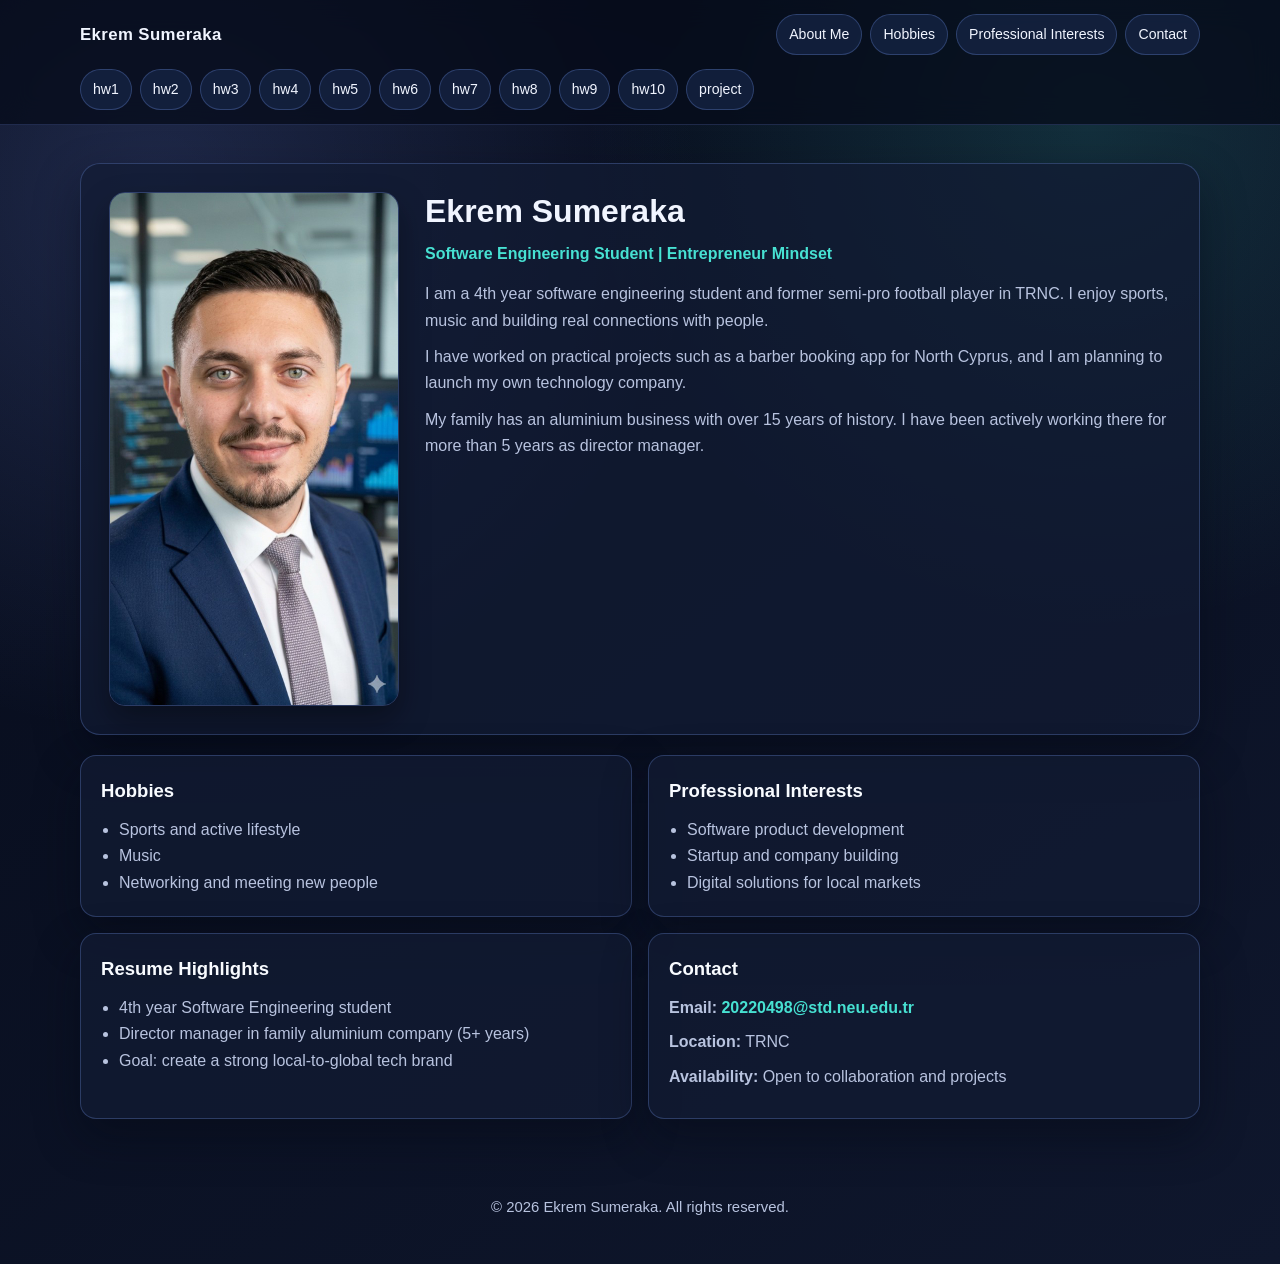
<file: index.html>
<!doctype html>
<html lang="en">
<head>
  <meta charset="UTF-8">
  <meta name="viewport" content="width=device-width, initial-scale=1.0">
  <title>Ekrem Sumeraka | Personal Website</title>
  <meta name="description" content="Dark themed personal homepage of Ekrem Sumeraka with about, hobbies, contact and homework links.">
  <style>
    :root {
      --bg-1: #060b1a;
      --bg-2: #0f172d;
      --card: rgba(18, 27, 51, 0.75);
      --line: rgba(120, 156, 240, 0.28);
      --text: #f1f5ff;
      --muted: #b8c3df;
      --accent: #7f9bff;
      --accent-2: #47e1d2;
      --shadow: 0 18px 45px rgba(4, 8, 20, 0.45);
    }

    * {
      box-sizing: border-box;
      margin: 0;
      padding: 0;
      scroll-behavior: smooth;
    }

    body {
      font-family: Arial, Helvetica, sans-serif;
      color: var(--text);
      background:
        radial-gradient(circle at 12% 15%, rgba(127, 155, 255, 0.2), transparent 35%),
        radial-gradient(circle at 85% 10%, rgba(71, 225, 210, 0.15), transparent 32%),
        linear-gradient(145deg, var(--bg-1), var(--bg-2));
      min-height: 100vh;
      line-height: 1.65;
    }

    .container {
      width: min(1120px, 92%);
      margin: 0 auto;
    }

    header {
      position: sticky;
      top: 0;
      z-index: 100;
      backdrop-filter: blur(14px);
      background: rgba(6, 11, 26, 0.75);
      border-bottom: 1px solid rgba(127, 155, 255, 0.2);
    }

    .top-nav {
      display: flex;
      flex-wrap: wrap;
      justify-content: space-between;
      align-items: center;
      gap: 14px;
      padding: 14px 0;
    }

    .brand {
      font-size: 1.05rem;
      font-weight: 700;
      letter-spacing: 0.4px;
    }

    .menu,
    .homework-links {
      display: flex;
      flex-wrap: wrap;
      align-items: center;
      gap: 8px;
    }

    a {
      color: var(--text);
      text-decoration: none;
    }

    .pill {
      border: 1px solid var(--line);
      background: rgba(22, 36, 70, 0.75);
      padding: 8px 12px;
      border-radius: 999px;
      font-size: 0.88rem;
      transition: transform 0.25s ease, box-shadow 0.25s ease, border-color 0.25s ease;
    }

    .pill:hover {
      transform: translateY(-2px);
      border-color: rgba(127, 155, 255, 0.75);
      box-shadow: 0 0 0 1px rgba(127, 155, 255, 0.45), 0 8px 20px rgba(11, 20, 48, 0.75);
    }

    main {
      padding: 38px 0 50px;
    }

    .hero {
      display: grid;
      grid-template-columns: 290px 1fr;
      gap: 26px;
      background: var(--card);
      border: 1px solid var(--line);
      border-radius: 20px;
      padding: 28px;
      box-shadow: var(--shadow);
      margin-bottom: 20px;
      animation: fade-up 0.7s ease both;
    }

    .hero img {
      width: 100%;
      max-width: 290px;
      border-radius: 16px;
      border: 1px solid var(--line);
      box-shadow: 0 14px 30px rgba(0, 0, 0, 0.35);
      transition: transform 0.35s ease;
    }

    .hero img:hover {
      transform: scale(1.02);
    }

    h1 {
      font-size: clamp(1.9rem, 2.5vw, 2.7rem);
      margin-bottom: 10px;
      line-height: 1.2;
    }

    .subtitle {
      color: var(--accent-2);
      font-weight: 700;
      margin-bottom: 14px;
    }

    p {
      color: var(--muted);
      margin-bottom: 10px;
    }

    .cards {
      display: grid;
      grid-template-columns: repeat(2, minmax(0, 1fr));
      gap: 16px;
    }

    .card {
      background: var(--card);
      border: 1px solid var(--line);
      border-radius: 16px;
      padding: 20px;
      box-shadow: var(--shadow);
      transition: transform 0.25s ease, border-color 0.25s ease;
      animation: fade-up 0.85s ease both;
    }

    .card:hover {
      transform: translateY(-4px);
      border-color: rgba(127, 155, 255, 0.75);
    }

    h2 {
      font-size: 1.16rem;
      margin-bottom: 10px;
      color: #f8fbff;
    }

    ul {
      padding-left: 18px;
      color: var(--muted);
    }

    .contact-list {
      list-style: none;
      padding-left: 0;
    }

    .contact-list li {
      margin-bottom: 8px;
      color: var(--muted);
    }

    .contact-list a {
      color: var(--accent-2);
      font-weight: 700;
    }

    footer {
      text-align: center;
      color: #98a9d1;
      font-size: 0.93rem;
      padding: 26px 0 34px;
    }

    @keyframes fade-up {
      from {
        opacity: 0;
        transform: translateY(16px);
      }
      to {
        opacity: 1;
        transform: translateY(0);
      }
    }

    @media (max-width: 920px) {
      .hero {
        grid-template-columns: 1fr;
      }

      .hero img {
        max-width: 280px;
      }

      .cards {
        grid-template-columns: 1fr;
      }
    }
  </style>
</head>
<body>
  <header>
    <div class="container top-nav">
      <div class="brand">Ekrem Sumeraka</div>
      <nav class="menu">
        <a class="pill" href="#about">About Me</a>
        <a class="pill" href="#hobbies">Hobbies</a>
        <a class="pill" href="#interests">Professional Interests</a>
        <a class="pill" href="#contact">Contact</a>
      </nav>
      <nav class="homework-links">
        <a class="pill" href="HW1.pdf" target="_blank" rel="noopener">hw1</a>
        <a class="pill" href="HW2.pdf" target="_blank" rel="noopener">hw2</a>
        <a class="pill" href="HW3.pdf" target="_blank" rel="noopener">hw3</a>
        <a class="pill" href="HW4.pdf" target="_blank" rel="noopener">hw4</a>
        <a class="pill" href="HW5.pdf" target="_blank" rel="noopener">hw5</a>
        <a class="pill" href="HW6.pdf" target="_blank" rel="noopener">hw6</a>
        <a class="pill" href="hw7.pdf" target="_blank" rel="noopener">hw7</a>
        <a class="pill" href="movie8.html">hw8</a>
        <a class="pill" href="form9.html">hw9</a>
        <a class="pill" href="hw10.html">hw10</a>
        <a class="pill" href="project/index.html">project</a>
      </nav>
    </div>
  </header>

  <main class="container">
    <section class="hero" id="about">
      <img src="./ekrem-portrait.png" alt="Portrait of Ekrem Sumeraka">
      <div>
        <h1>Ekrem Sumeraka</h1>
        <div class="subtitle">Software Engineering Student | Entrepreneur Mindset</div>
        <p>
          I am a 4th year software engineering student and former semi-pro football player in TRNC.
          I enjoy sports, music and building real connections with people.
        </p>
        <p>
          I have worked on practical projects such as a barber booking app for North Cyprus,
          and I am planning to launch my own technology company.
        </p>
        <p>
          My family has an aluminium business with over 15 years of history.
          I have been actively working there for more than 5 years as director manager.
        </p>
      </div>
    </section>

    <section class="cards">
      <article class="card" id="hobbies">
        <h2>Hobbies</h2>
        <ul>
          <li>Sports and active lifestyle</li>
          <li>Music</li>
          <li>Networking and meeting new people</li>
        </ul>
      </article>

      <article class="card" id="interests">
        <h2>Professional Interests</h2>
        <ul>
          <li>Software product development</li>
          <li>Startup and company building</li>
          <li>Digital solutions for local markets</li>
        </ul>
      </article>

      <article class="card">
        <h2>Resume Highlights</h2>
        <ul>
          <li>4th year Software Engineering student</li>
          <li>Director manager in family aluminium company (5+ years)</li>
          <li>Goal: create a strong local-to-global tech brand</li>
        </ul>
      </article>

      <article class="card" id="contact">
        <h2>Contact</h2>
        <ul class="contact-list">
          <li><strong>Email:</strong> <a href="mailto:20220498@std.neu.edu.tr">20220498@std.neu.edu.tr</a></li>
          <li><strong>Location:</strong> TRNC</li>
          <li><strong>Availability:</strong> Open to collaboration and projects</li>
        </ul>
      </article>
    </section>
  </main>

  <footer>
    <p>&copy; 2026 Ekrem Sumeraka. All rights reserved.</p>
  </footer>
</body>
</html>
</file>
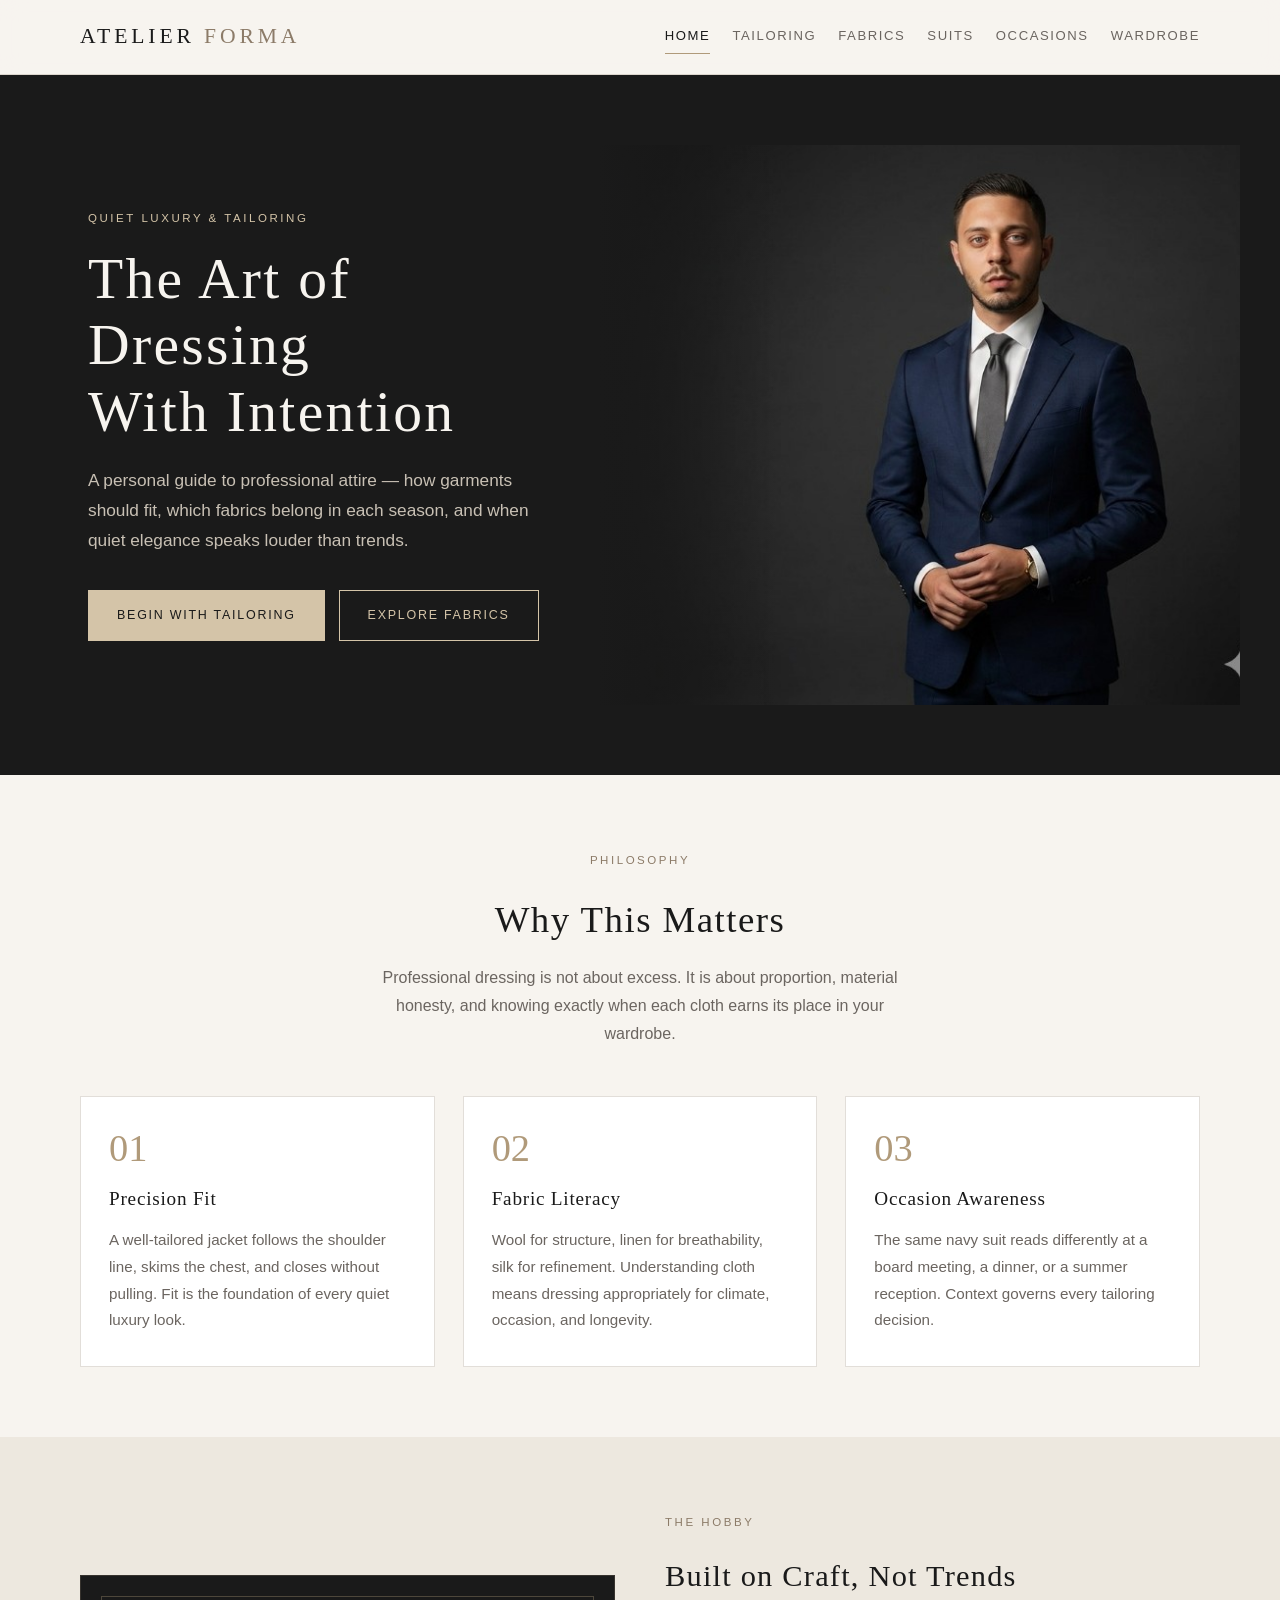
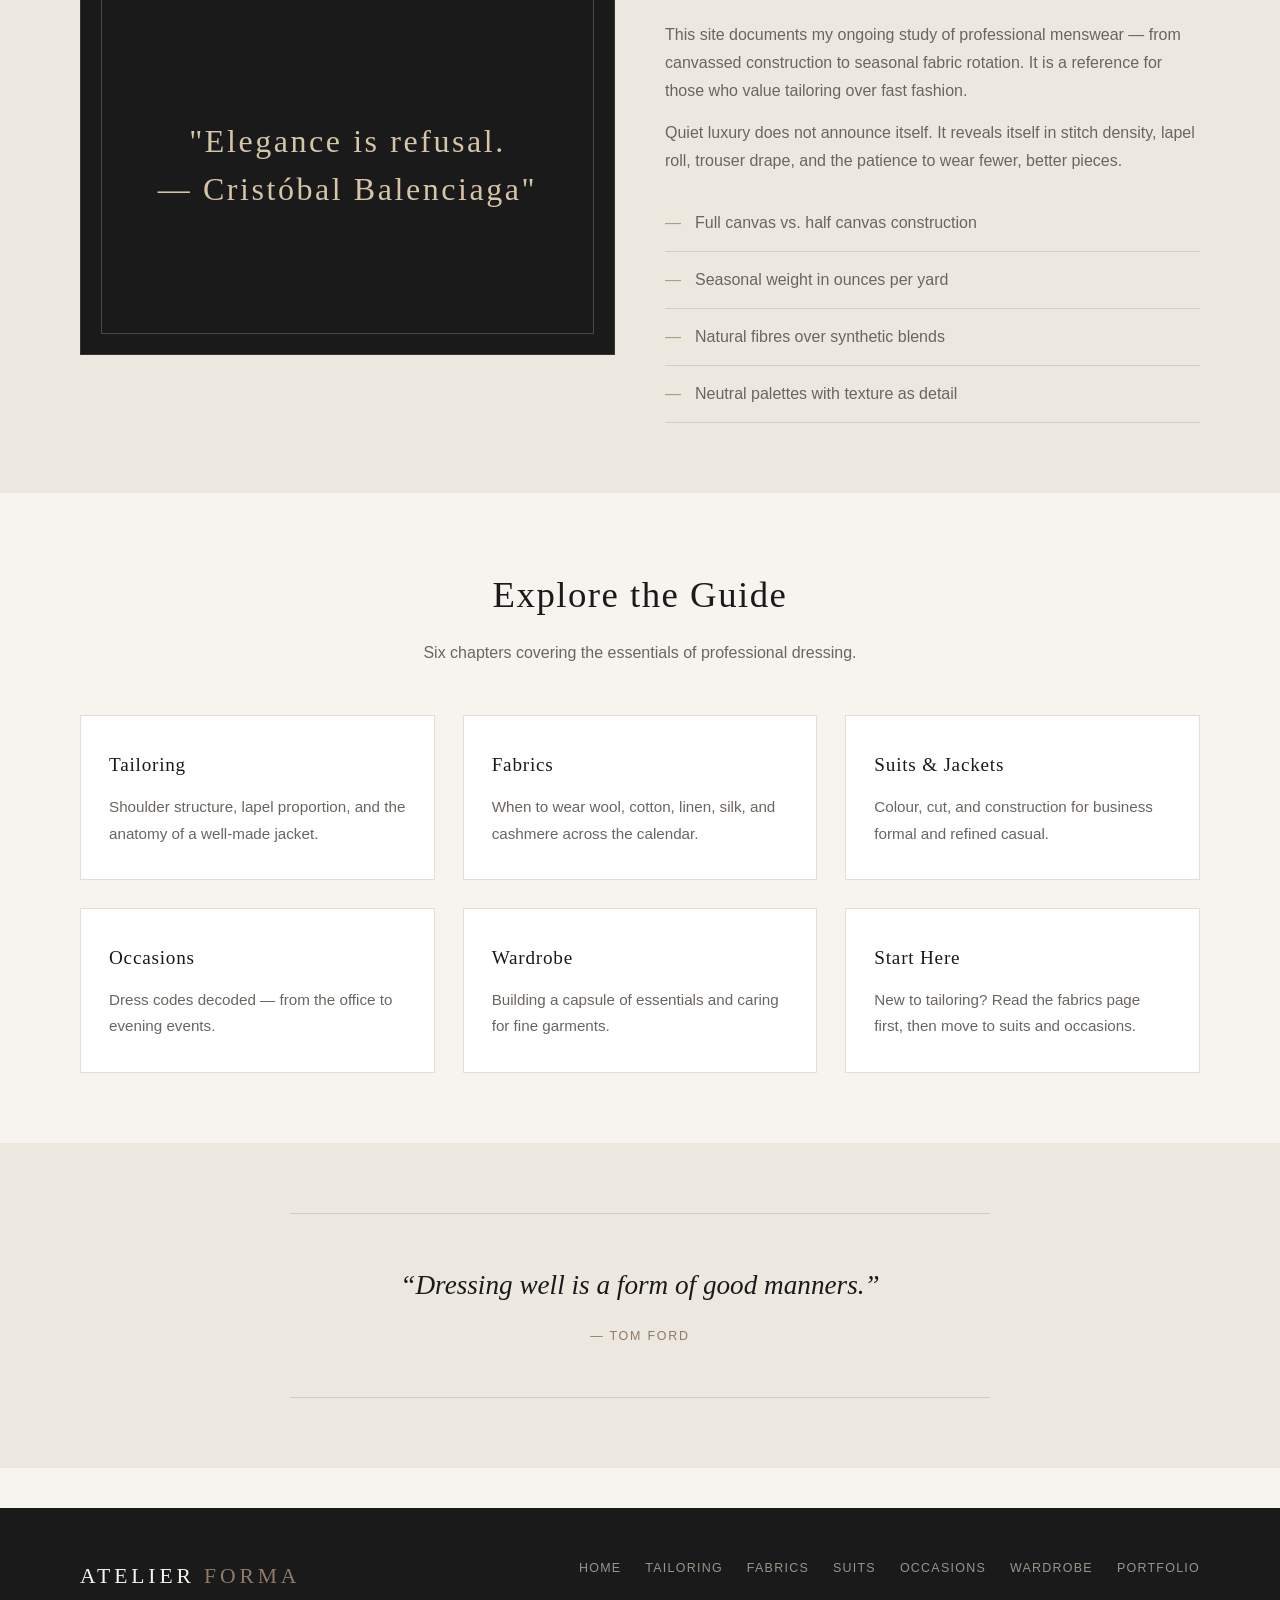
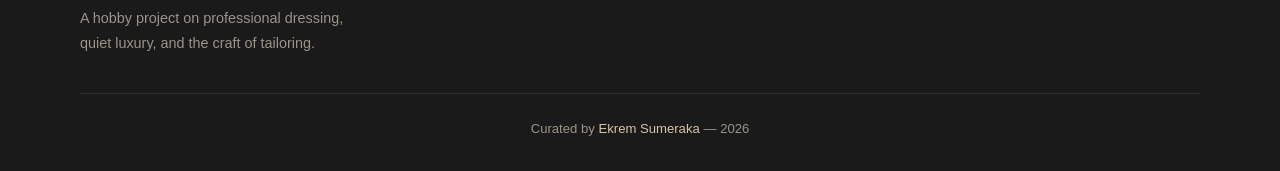
<file: project/index.html>
<!doctype html>
<html lang="en">
<head>
  <meta charset="UTF-8">
  <meta name="viewport" content="width=device-width, initial-scale=1.0">
  <title>Atelier Forma | Quiet Luxury &amp; Tailoring</title>
  <meta name="description" content="A hobby guide to professional dressing, fine tailoring, and fabric knowledge.">
  <link rel="stylesheet" href="css/style.css">
</head>
<body>
  <header class="site-header">
    <div class="container header-inner">
      <a class="logo" href="index.html">Atelier <span>Forma</span></a>
      <nav class="nav-desktop">
        <a href="index.html" class="active">Home</a>
        <a href="tailoring.html">Tailoring</a>
        <a href="fabrics.html">Fabrics</a>
        <a href="suits.html">Suits</a>
        <a href="occasions.html">Occasions</a>
        <a href="wardrobe.html">Wardrobe</a>
      </nav>
      <button class="menu-toggle" type="button">Menu</button>
    </div>
    <div class="container nav-mobile">
      <a href="../index.html" class="portfolio-link">&larr; Personal Homepage</a>
      <a href="index.html" class="active">Home</a>
      <a href="tailoring.html">Tailoring</a>
      <a href="fabrics.html">Fabrics</a>
      <a href="suits.html">Suits</a>
      <a href="occasions.html">Occasions</a>
      <a href="wardrobe.html">Wardrobe</a>
    </div>
  </header>

  <main>
    <section class="hero-banner">
      <div class="hero-banner-inner">
        <div class="hero-banner-copy">
          <span class="eyebrow">Quiet Luxury &amp; Tailoring</span>
          <h1>The Art of Dressing<br>With Intention</h1>
          <p class="lead">
            A personal guide to professional attire — how garments should fit, which fabrics
            belong in each season, and when quiet elegance speaks louder than trends.
          </p>
          <div class="hero-cta">
            <a class="btn btn-primary" href="tailoring.html">Begin with Tailoring</a>
            <a class="btn btn-outline" href="fabrics.html">Explore Fabrics</a>
          </div>
        </div>
        <div class="hero-banner-photo">
          <img src="images/hero-banner.png" alt="Ekrem Sumeraka wearing a tailored navy suit">
        </div>
      </div>
    </section>

    <section>
      <div class="container">
        <div class="section-title fade-in">
          <span class="eyebrow">Philosophy</span>
          <h2>Why This Matters</h2>
          <p>
            Professional dressing is not about excess. It is about proportion, material honesty,
            and knowing exactly when each cloth earns its place in your wardrobe.
          </p>
        </div>
        <div class="grid-3">
          <article class="card fade-in">
            <div class="card-number">01</div>
            <h3>Precision Fit</h3>
            <p>
              A well-tailored jacket follows the shoulder line, skims the chest, and closes
              without pulling. Fit is the foundation of every quiet luxury look.
            </p>
          </article>
          <article class="card fade-in">
            <div class="card-number">02</div>
            <h3>Fabric Literacy</h3>
            <p>
              Wool for structure, linen for breathability, silk for refinement. Understanding
              cloth means dressing appropriately for climate, occasion, and longevity.
            </p>
          </article>
          <article class="card fade-in">
            <div class="card-number">03</div>
            <h3>Occasion Awareness</h3>
            <p>
              The same navy suit reads differently at a board meeting, a dinner, or a summer
              reception. Context governs every tailoring decision.
            </p>
          </article>
        </div>
      </div>
    </section>

    <section class="section-cream">
      <div class="container split">
        <div class="split-visual fade-in">
          <p class="inner-text">"Elegance is refusal.<br>— Cristóbal Balenciaga"</p>
        </div>
        <div class="split-content fade-in">
          <span class="eyebrow">The Hobby</span>
          <h2>Built on Craft, Not Trends</h2>
          <p>
            This site documents my ongoing study of professional menswear — from canvassed
            construction to seasonal fabric rotation. It is a reference for those who value
            tailoring over fast fashion.
          </p>
          <p>
            Quiet luxury does not announce itself. It reveals itself in stitch density,
            lapel roll, trouser drape, and the patience to wear fewer, better pieces.
          </p>
          <ul class="elegant-list">
            <li>Full canvas vs. half canvas construction</li>
            <li>Seasonal weight in ounces per yard</li>
            <li>Natural fibres over synthetic blends</li>
            <li>Neutral palettes with texture as detail</li>
          </ul>
        </div>
      </div>
    </section>

    <section>
      <div class="container">
        <div class="section-title fade-in">
          <h2>Explore the Guide</h2>
          <p>Six chapters covering the essentials of professional dressing.</p>
        </div>
        <div class="grid-3">
          <a class="card fade-in" href="tailoring.html">
            <h3>Tailoring</h3>
            <p>Shoulder structure, lapel proportion, and the anatomy of a well-made jacket.</p>
          </a>
          <a class="card fade-in" href="fabrics.html">
            <h3>Fabrics</h3>
            <p>When to wear wool, cotton, linen, silk, and cashmere across the calendar.</p>
          </a>
          <a class="card fade-in" href="suits.html">
            <h3>Suits &amp; Jackets</h3>
            <p>Colour, cut, and construction for business formal and refined casual.</p>
          </a>
          <a class="card fade-in" href="occasions.html">
            <h3>Occasions</h3>
            <p>Dress codes decoded — from the office to evening events.</p>
          </a>
          <a class="card fade-in" href="wardrobe.html">
            <h3>Wardrobe</h3>
            <p>Building a capsule of essentials and caring for fine garments.</p>
          </a>
          <article class="card fade-in">
            <h3>Start Here</h3>
            <p>New to tailoring? Read the fabrics page first, then move to suits and occasions.</p>
          </article>
        </div>
      </div>
    </section>

    <section class="section-cream">
      <div class="container fade-in">
        <blockquote class="quote-block">
          <p>“Dressing well is a form of good manners.”</p>
          <cite>— Tom Ford</cite>
        </blockquote>
      </div>
    </section>
  </main>

  <footer class="site-footer">
    <div class="container footer-inner">
      <div class="footer-brand">
        <span class="logo">Atelier <span>Forma</span></span>
        <p>A hobby project on professional dressing, quiet luxury, and the craft of tailoring.</p>
      </div>
      <nav class="footer-nav">
        <a href="index.html">Home</a>
        <a href="tailoring.html">Tailoring</a>
        <a href="fabrics.html">Fabrics</a>
        <a href="suits.html">Suits</a>
        <a href="occasions.html">Occasions</a>
        <a href="wardrobe.html">Wardrobe</a>
        <a href="../index.html">Portfolio</a>
      </nav>
    </div>
    <div class="container footer-bottom">
      <p>Curated by <a href="mailto:20220498@std.neu.edu.tr">Ekrem Sumeraka</a> &mdash; 2026</p>
    </div>
  </footer>

  <script src="js/main.js"></script>
</body>
</html>
</file>
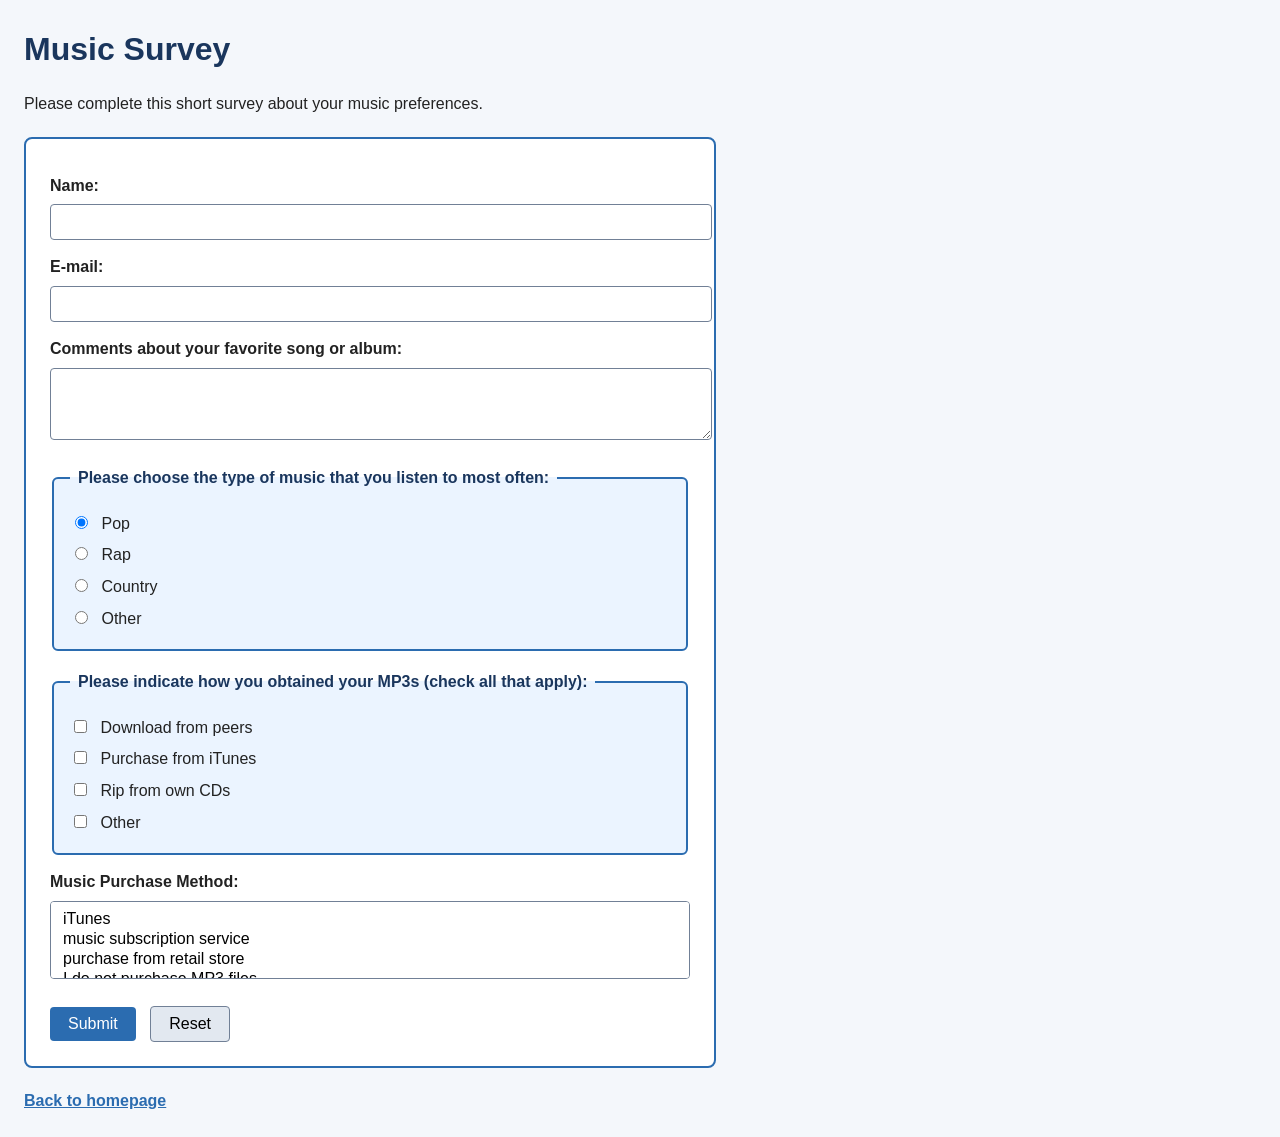
<file: form9.html>
<!doctype html>
<html lang="en">
<head>
  <meta charset="UTF-8">
  <meta name="viewport" content="width=device-width, initial-scale=1.0">
  <title>Music Survey - Homework 9</title>
  <style>
    body {
      font-family: Arial, Helvetica, sans-serif;
      line-height: 1.6;
      margin: 24px;
      color: #222;
      background-color: #f4f7fb;
    }

    h1 {
      color: #1a365d;
      margin-bottom: 8px;
    }

    .intro {
      max-width: 640px;
      margin-bottom: 20px;
    }

    form {
      max-width: 640px;
      background-color: #ffffff;
      border: 2px solid #2b6cb0;
      border-radius: 8px;
      padding: 20px 24px 24px;
    }

    label {
      display: block;
      font-weight: 700;
      margin-top: 14px;
      margin-bottom: 6px;
    }

    input[type="text"],
    input[type="email"],
    textarea,
    select {
      width: 100%;
      max-width: 100%;
      padding: 8px 10px;
      border: 1px solid #718096;
      border-radius: 4px;
      font-family: inherit;
      font-size: 1rem;
    }

    textarea {
      resize: vertical;
    }

    fieldset {
      margin-top: 18px;
      padding: 14px 16px 12px;
      border: 2px solid #2b6cb0;
      border-radius: 6px;
      background-color: #ebf4ff;
    }

    legend {
      font-weight: 700;
      padding: 0 8px;
      color: #1a365d;
    }

    .option {
      margin: 6px 0;
    }

    .option label {
      display: inline;
      font-weight: 400;
      margin: 0 0 0 6px;
    }

    .buttons {
      margin-top: 22px;
    }

    .buttons input {
      margin-right: 10px;
      padding: 8px 18px;
      font-size: 1rem;
      cursor: pointer;
    }

    input[type="submit"] {
      background-color: #2b6cb0;
      color: #fff;
      border: none;
      border-radius: 4px;
    }

    input[type="reset"] {
      background-color: #e2e8f0;
      border: 1px solid #718096;
      border-radius: 4px;
    }

    .back-link {
      display: inline-block;
      margin-top: 20px;
      color: #2b6cb0;
      font-weight: 700;
    }
  </style>
</head>
<body>
  <h1>Music Survey</h1>
  <p class="intro">
    Please complete this short survey about your music preferences.
  </p>

  <form action="http://www.uyar.com/teaching/ecc006/2017spring/login.php" method="post">
    <label for="name">Name:</label>
    <input type="text" id="name" name="name">

    <label for="email">E-mail:</label>
    <input type="email" id="email" name="email">

    <label for="comments">Comments about your favorite song or album:</label>
    <textarea id="comments" name="comments" rows="3" cols="60"></textarea>

    <fieldset>
      <legend>Please choose the type of music that you listen to most often:</legend>
      <div class="option">
        <input type="radio" id="pop" name="musicType" value="pop" checked>
        <label for="pop">Pop</label>
      </div>
      <div class="option">
        <input type="radio" id="rap" name="musicType" value="rap">
        <label for="rap">Rap</label>
      </div>
      <div class="option">
        <input type="radio" id="country" name="musicType" value="country">
        <label for="country">Country</label>
      </div>
      <div class="option">
        <input type="radio" id="otherGenre" name="musicType" value="other">
        <label for="otherGenre">Other</label>
      </div>
    </fieldset>

    <fieldset>
      <legend>Please indicate how you obtained your MP3s (check all that apply):</legend>
      <div class="option">
        <input type="checkbox" id="downloadPeers" name="mp3Source" value="peers">
        <label for="downloadPeers">Download from peers</label>
      </div>
      <div class="option">
        <input type="checkbox" id="purchaseItunes" name="mp3Source" value="itunes">
        <label for="purchaseItunes">Purchase from iTunes</label>
      </div>
      <div class="option">
        <input type="checkbox" id="ripCds" name="mp3Source" value="cds">
        <label for="ripCds">Rip from own CDs</label>
      </div>
      <div class="option">
        <input type="checkbox" id="otherSource" name="mp3Source" value="other">
        <label for="otherSource">Other</label>
      </div>
    </fieldset>

    <label for="purchaseMethod">Music Purchase Method:</label>
    <select id="purchaseMethod" name="purchaseMethod" size="3">
      <option value="itunes">iTunes</option>
      <option value="subscription">music subscription service</option>
      <option value="retail">purchase from retail store</option>
      <option value="none">I do not purchase MP3 files</option>
    </select>

    <div class="buttons">
      <input type="submit" value="Submit">
      <input type="reset" value="Reset">
    </div>
  </form>

  <a class="back-link" href="index.html">Back to homepage</a>
</body>
</html>
</file>
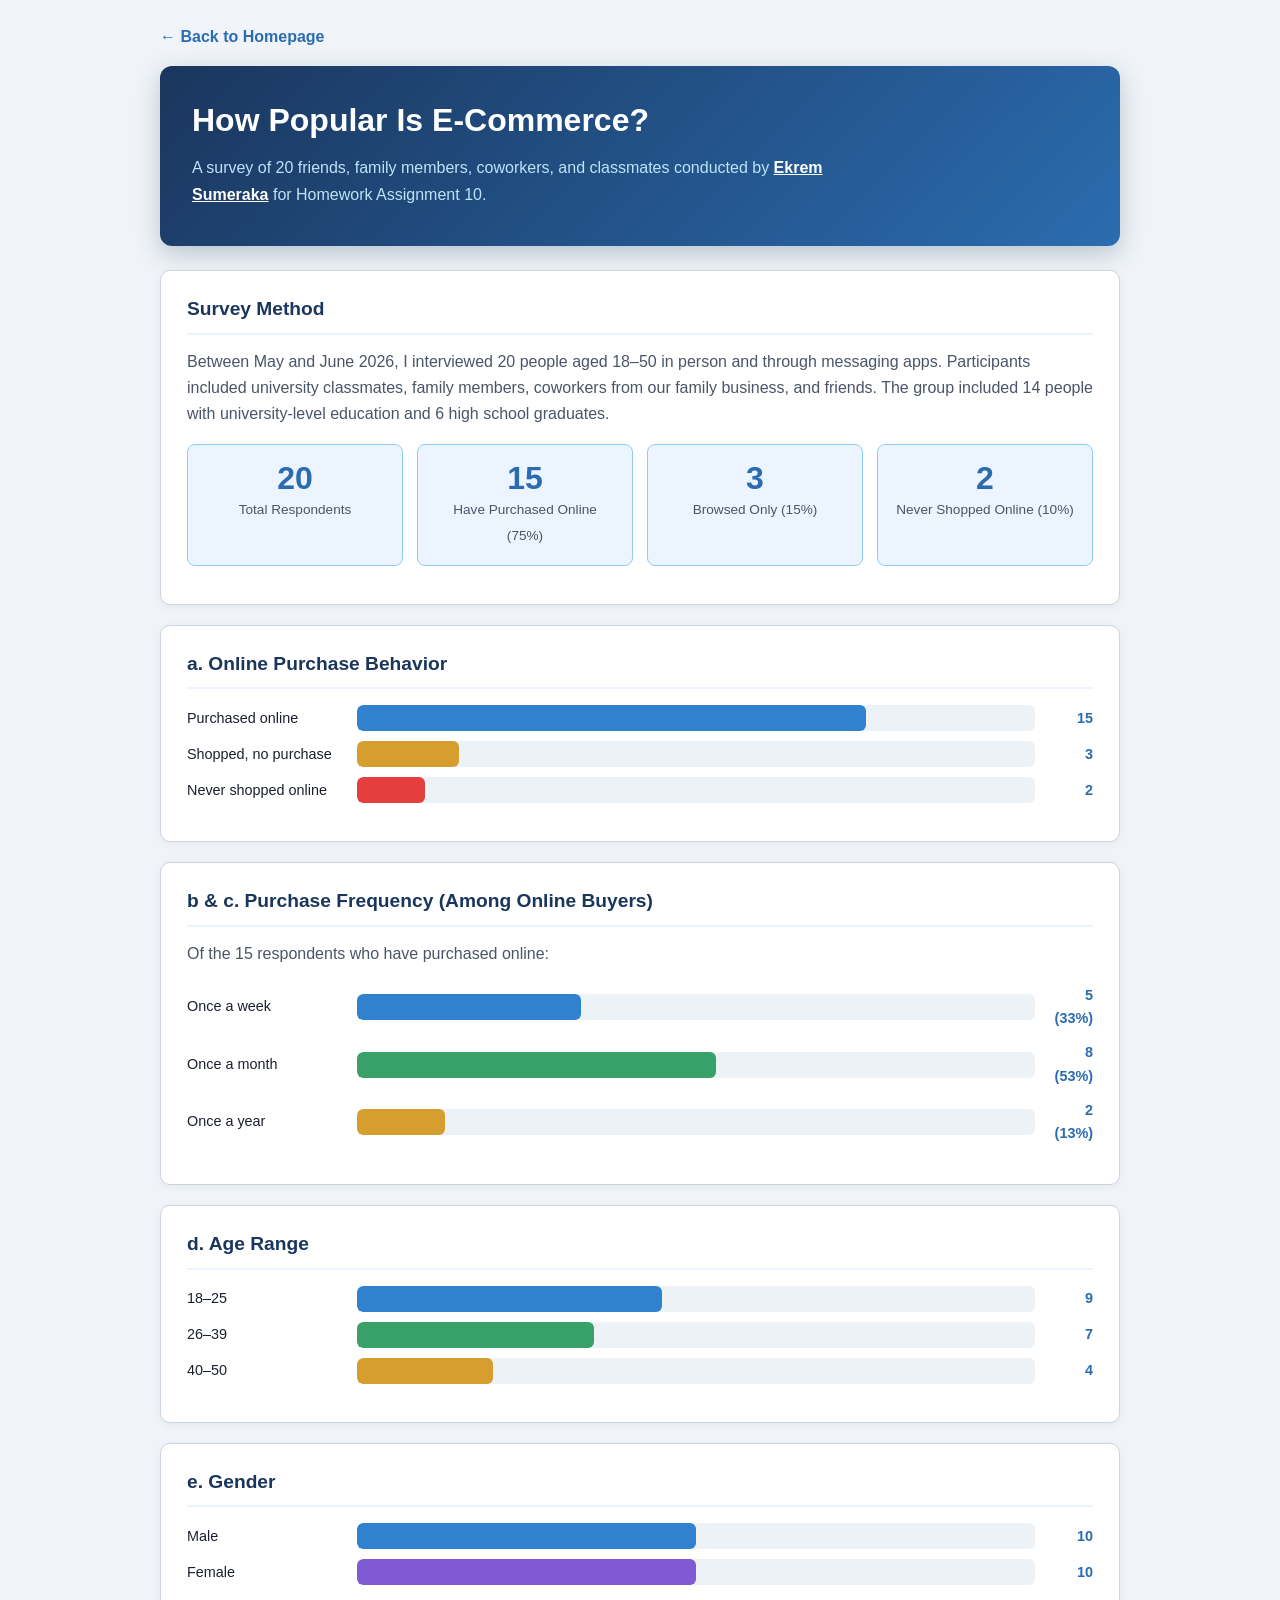
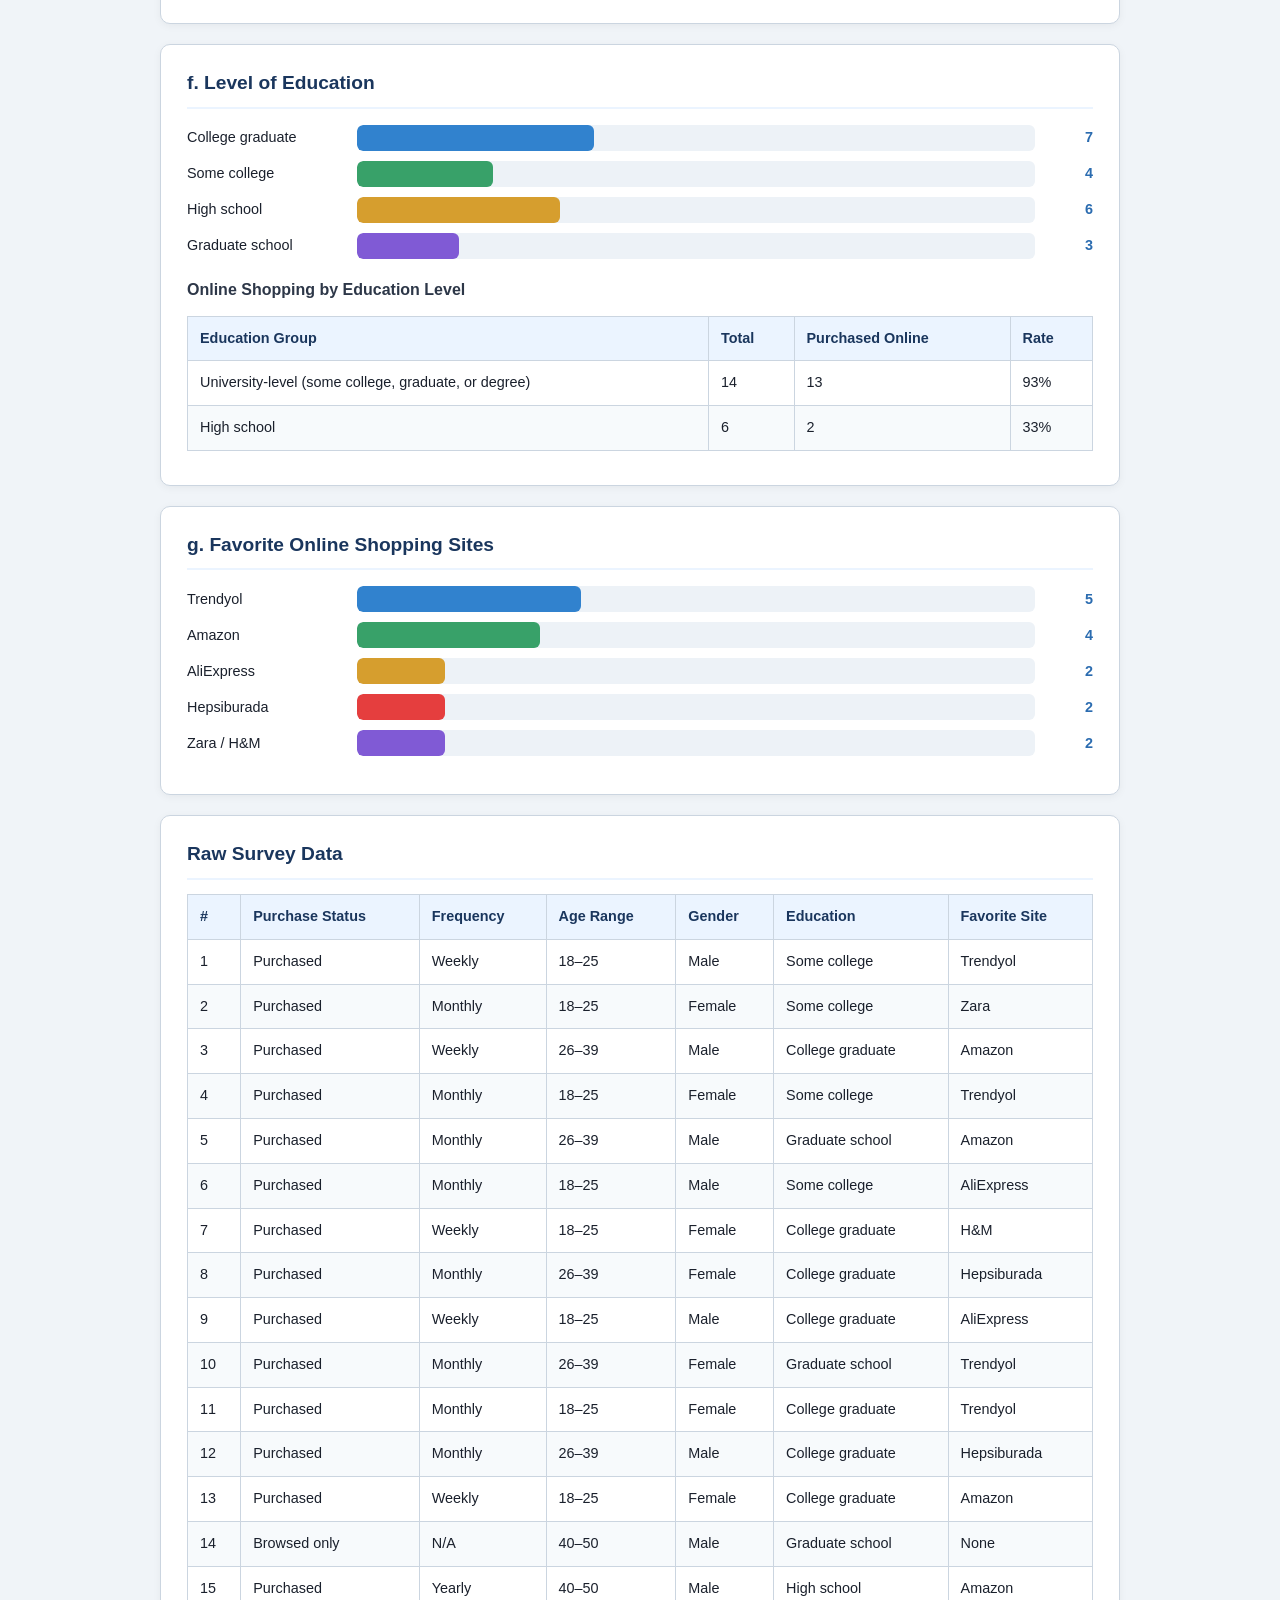
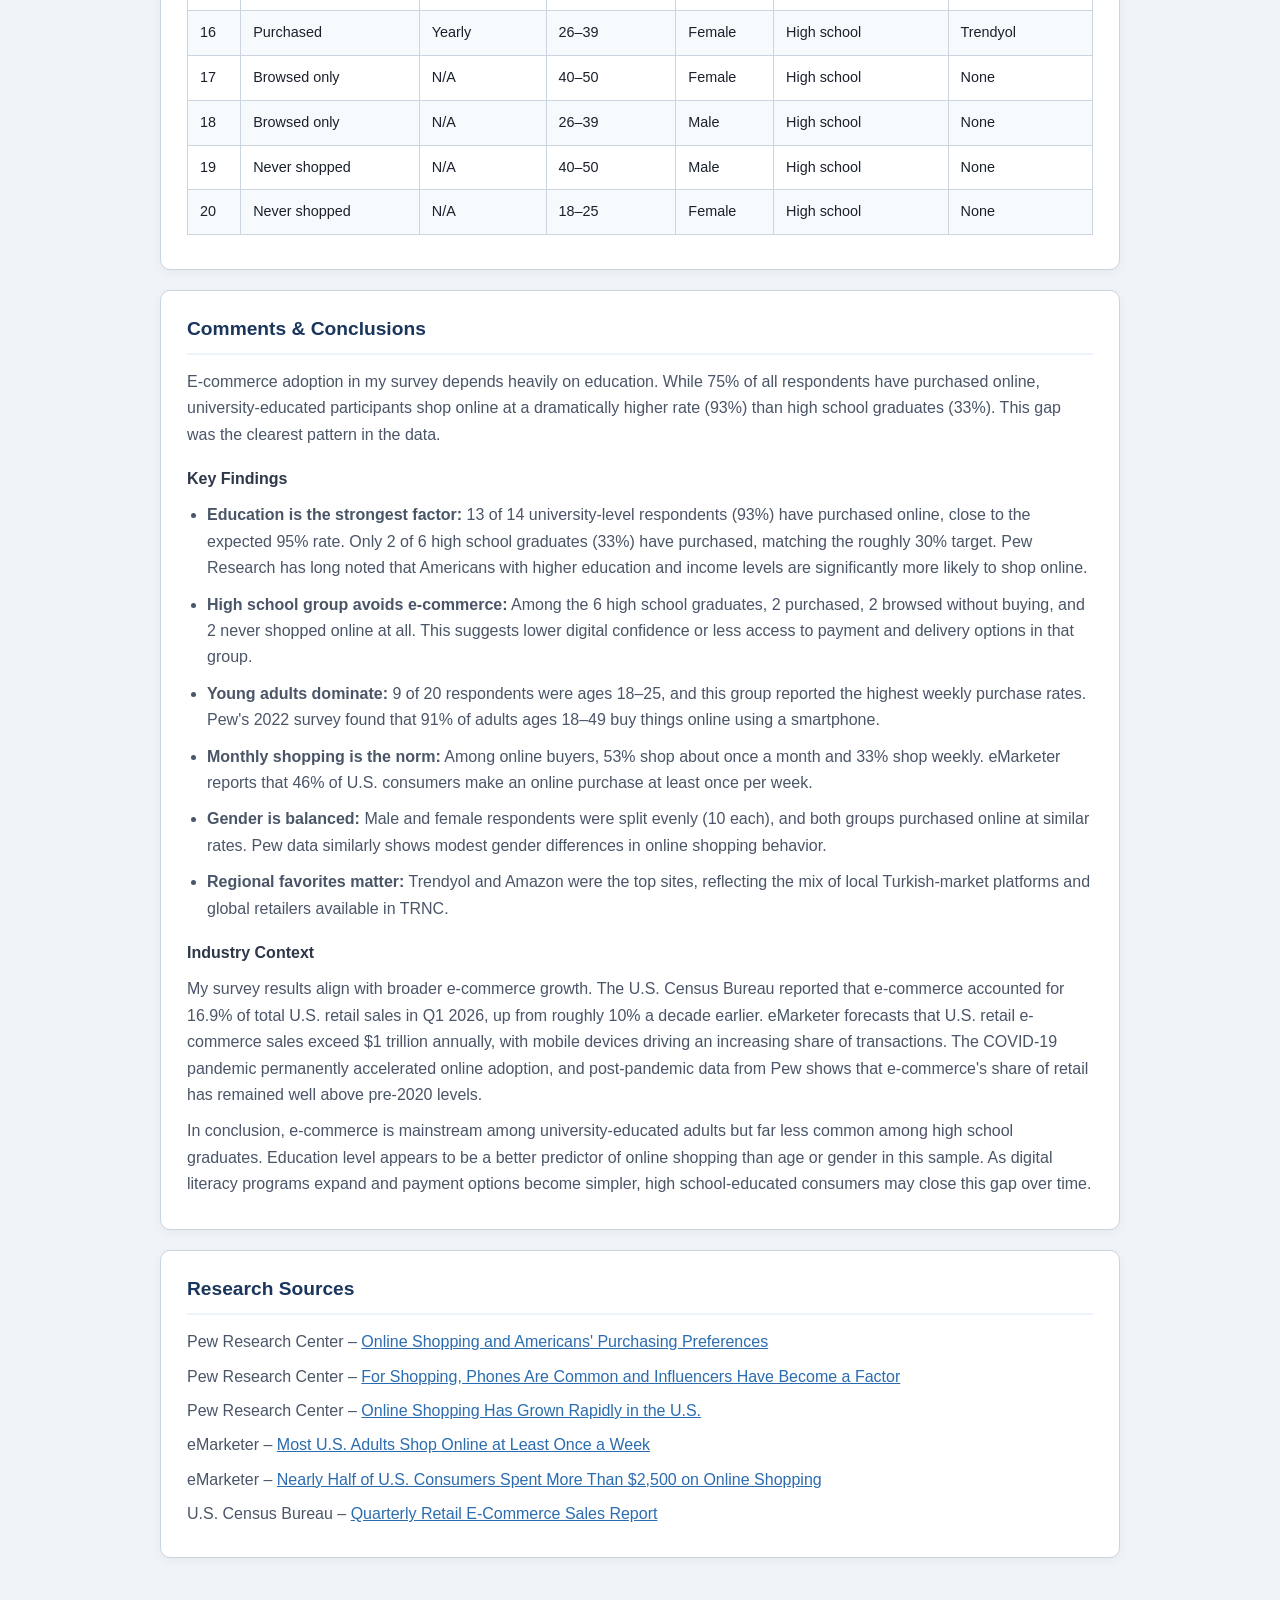
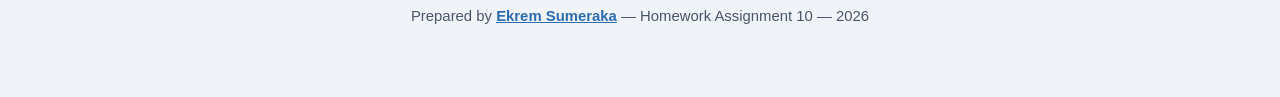
<file: hw10.html>
<!doctype html>
<html lang="en">
<head>
  <meta charset="UTF-8">
  <meta name="viewport" content="width=device-width, initial-scale=1.0">
  <title>E-Commerce Survey - Homework 10</title>
  <style>
    :root {
      --bg: #f0f4f8;
      --card: #ffffff;
      --text: #1a202c;
      --muted: #4a5568;
      --accent: #2b6cb0;
      --accent-light: #ebf4ff;
      --border: #cbd5e0;
      --bar-1: #3182ce;
      --bar-2: #38a169;
      --bar-3: #d69e2e;
      --bar-4: #e53e3e;
      --bar-5: #805ad5;
    }

    * {
      box-sizing: border-box;
      margin: 0;
      padding: 0;
    }

    body {
      font-family: Arial, Helvetica, sans-serif;
      line-height: 1.65;
      color: var(--text);
      background: var(--bg);
      padding: 24px 16px 40px;
    }

    .container {
      max-width: 960px;
      margin: 0 auto;
    }

    header {
      background: linear-gradient(135deg, #1a365d, #2b6cb0);
      color: #fff;
      border-radius: 12px;
      padding: 28px 32px;
      margin-bottom: 24px;
      box-shadow: 0 8px 24px rgba(26, 54, 93, 0.25);
    }

    header h1 {
      font-size: clamp(1.5rem, 3vw, 2rem);
      margin-bottom: 8px;
    }

    header p {
      color: #bee3f8;
      max-width: 680px;
    }

    .back-link {
      display: inline-block;
      margin-bottom: 16px;
      color: var(--accent);
      font-weight: 700;
      text-decoration: none;
    }

    .back-link:hover {
      text-decoration: underline;
    }

    section {
      background: var(--card);
      border: 1px solid var(--border);
      border-radius: 10px;
      padding: 22px 26px;
      margin-bottom: 20px;
      box-shadow: 0 2px 8px rgba(0, 0, 0, 0.05);
    }

    h2 {
      color: #1a365d;
      font-size: 1.2rem;
      margin-bottom: 14px;
      padding-bottom: 8px;
      border-bottom: 2px solid var(--accent-light);
    }

    h3 {
      color: #2d3748;
      font-size: 1rem;
      margin: 18px 0 10px;
    }

    p {
      color: var(--muted);
      margin-bottom: 10px;
    }

    .summary-grid {
      display: grid;
      grid-template-columns: repeat(auto-fit, minmax(140px, 1fr));
      gap: 14px;
      margin: 16px 0;
    }

    .stat-card {
      background: var(--accent-light);
      border: 1px solid #90cdf4;
      border-radius: 8px;
      padding: 16px;
      text-align: center;
    }

    .stat-card .number {
      display: block;
      font-size: 2rem;
      font-weight: 700;
      color: var(--accent);
      line-height: 1.1;
    }

    .stat-card .label {
      font-size: 0.85rem;
      color: var(--muted);
      margin-top: 4px;
    }

    .chart {
      margin: 16px 0;
    }

    .chart-row {
      display: grid;
      grid-template-columns: 160px 1fr 48px;
      align-items: center;
      gap: 10px;
      margin-bottom: 10px;
    }

    .chart-label {
      font-size: 0.9rem;
      color: var(--text);
    }

    .chart-bar-wrap {
      background: #edf2f7;
      border-radius: 6px;
      height: 26px;
      overflow: hidden;
    }

    .chart-bar {
      height: 100%;
      border-radius: 6px;
      min-width: 4px;
      transition: width 0.6s ease;
    }

    .chart-value {
      font-weight: 700;
      font-size: 0.9rem;
      color: var(--accent);
      text-align: right;
    }

    table {
      width: 100%;
      border-collapse: collapse;
      margin: 12px 0;
      font-size: 0.9rem;
    }

    th,
    td {
      border: 1px solid var(--border);
      padding: 10px 12px;
      text-align: left;
      vertical-align: top;
    }

    th {
      background: var(--accent-light);
      color: #1a365d;
      font-weight: 700;
    }

    tr:nth-child(even) td {
      background: #f7fafc;
    }

    .conclusion-list {
      padding-left: 20px;
      color: var(--muted);
    }

    .conclusion-list li {
      margin-bottom: 10px;
    }

    .sources {
      list-style: none;
      padding: 0;
    }

    .sources li {
      margin-bottom: 8px;
      color: var(--muted);
    }

    a {
      color: var(--accent);
    }

    footer {
      text-align: center;
      margin-top: 28px;
      padding: 18px;
      color: var(--muted);
      font-size: 0.93rem;
    }

    footer a {
      font-weight: 700;
    }

    @media (max-width: 600px) {
      .chart-row {
        grid-template-columns: 1fr;
        gap: 4px;
      }

      .chart-value {
        text-align: left;
      }

      section {
        padding: 16px;
      }
    }
  </style>
</head>
<body>
  <div class="container">
    <a class="back-link" href="index.html">&larr; Back to Homepage</a>

    <header>
      <h1>How Popular Is E-Commerce?</h1>
      <p>
        A survey of 20 friends, family members, coworkers, and classmates conducted by
        <a href="mailto:20220498@std.neu.edu.tr" style="color:#fff; font-weight:700;">Ekrem Sumeraka</a>
        for Homework Assignment 10.
      </p>
    </header>

    <section>
      <h2>Survey Method</h2>
      <p>
        Between May and June 2026, I interviewed 20 people aged 18&ndash;50 in person and through
        messaging apps. Participants included university classmates, family members, coworkers from
        our family business, and friends. The group included 14 people with university-level education
        and 6 high school graduates.
      </p>
      <div class="summary-grid">
        <div class="stat-card">
          <span class="number">20</span>
          <span class="label">Total Respondents</span>
        </div>
        <div class="stat-card">
          <span class="number">15</span>
          <span class="label">Have Purchased Online (75%)</span>
        </div>
        <div class="stat-card">
          <span class="number">3</span>
          <span class="label">Browsed Only (15%)</span>
        </div>
        <div class="stat-card">
          <span class="number">2</span>
          <span class="label">Never Shopped Online (10%)</span>
        </div>
      </div>
    </section>

    <section>
      <h2>a. Online Purchase Behavior</h2>
      <div class="chart">
        <div class="chart-row">
          <span class="chart-label">Purchased online</span>
          <div class="chart-bar-wrap"><div class="chart-bar" style="width:75%; background:var(--bar-1);"></div></div>
          <span class="chart-value">15</span>
        </div>
        <div class="chart-row">
          <span class="chart-label">Shopped, no purchase</span>
          <div class="chart-bar-wrap"><div class="chart-bar" style="width:15%; background:var(--bar-3);"></div></div>
          <span class="chart-value">3</span>
        </div>
        <div class="chart-row">
          <span class="chart-label">Never shopped online</span>
          <div class="chart-bar-wrap"><div class="chart-bar" style="width:10%; background:var(--bar-4);"></div></div>
          <span class="chart-value">2</span>
        </div>
      </div>
    </section>

    <section>
      <h2>b &amp; c. Purchase Frequency (Among Online Buyers)</h2>
      <p>Of the 15 respondents who have purchased online:</p>
      <div class="chart">
        <div class="chart-row">
          <span class="chart-label">Once a week</span>
          <div class="chart-bar-wrap"><div class="chart-bar" style="width:33%; background:var(--bar-1);"></div></div>
          <span class="chart-value">5 (33%)</span>
        </div>
        <div class="chart-row">
          <span class="chart-label">Once a month</span>
          <div class="chart-bar-wrap"><div class="chart-bar" style="width:53%; background:var(--bar-2);"></div></div>
          <span class="chart-value">8 (53%)</span>
        </div>
        <div class="chart-row">
          <span class="chart-label">Once a year</span>
          <div class="chart-bar-wrap"><div class="chart-bar" style="width:13%; background:var(--bar-3);"></div></div>
          <span class="chart-value">2 (13%)</span>
        </div>
      </div>
    </section>

    <section>
      <h2>d. Age Range</h2>
      <div class="chart">
        <div class="chart-row">
          <span class="chart-label">18&ndash;25</span>
          <div class="chart-bar-wrap"><div class="chart-bar" style="width:45%; background:var(--bar-1);"></div></div>
          <span class="chart-value">9</span>
        </div>
        <div class="chart-row">
          <span class="chart-label">26&ndash;39</span>
          <div class="chart-bar-wrap"><div class="chart-bar" style="width:35%; background:var(--bar-2);"></div></div>
          <span class="chart-value">7</span>
        </div>
        <div class="chart-row">
          <span class="chart-label">40&ndash;50</span>
          <div class="chart-bar-wrap"><div class="chart-bar" style="width:20%; background:var(--bar-3);"></div></div>
          <span class="chart-value">4</span>
        </div>
      </div>
    </section>

    <section>
      <h2>e. Gender</h2>
      <div class="chart">
        <div class="chart-row">
          <span class="chart-label">Male</span>
          <div class="chart-bar-wrap"><div class="chart-bar" style="width:50%; background:var(--bar-1);"></div></div>
          <span class="chart-value">10</span>
        </div>
        <div class="chart-row">
          <span class="chart-label">Female</span>
          <div class="chart-bar-wrap"><div class="chart-bar" style="width:50%; background:var(--bar-5);"></div></div>
          <span class="chart-value">10</span>
        </div>
      </div>
    </section>

    <section>
      <h2>f. Level of Education</h2>
      <div class="chart">
        <div class="chart-row">
          <span class="chart-label">College graduate</span>
          <div class="chart-bar-wrap"><div class="chart-bar" style="width:35%; background:var(--bar-1);"></div></div>
          <span class="chart-value">7</span>
        </div>
        <div class="chart-row">
          <span class="chart-label">Some college</span>
          <div class="chart-bar-wrap"><div class="chart-bar" style="width:20%; background:var(--bar-2);"></div></div>
          <span class="chart-value">4</span>
        </div>
        <div class="chart-row">
          <span class="chart-label">High school</span>
          <div class="chart-bar-wrap"><div class="chart-bar" style="width:30%; background:var(--bar-3);"></div></div>
          <span class="chart-value">6</span>
        </div>
        <div class="chart-row">
          <span class="chart-label">Graduate school</span>
          <div class="chart-bar-wrap"><div class="chart-bar" style="width:15%; background:var(--bar-5);"></div></div>
          <span class="chart-value">3</span>
        </div>
      </div>

      <h3>Online Shopping by Education Level</h3>
      <table>
        <thead>
          <tr>
            <th>Education Group</th>
            <th>Total</th>
            <th>Purchased Online</th>
            <th>Rate</th>
          </tr>
        </thead>
        <tbody>
          <tr>
            <td>University-level (some college, graduate, or degree)</td>
            <td>14</td>
            <td>13</td>
            <td>93%</td>
          </tr>
          <tr>
            <td>High school</td>
            <td>6</td>
            <td>2</td>
            <td>33%</td>
          </tr>
        </tbody>
      </table>
    </section>

    <section>
      <h2>g. Favorite Online Shopping Sites</h2>
      <div class="chart">
        <div class="chart-row">
          <span class="chart-label">Trendyol</span>
          <div class="chart-bar-wrap"><div class="chart-bar" style="width:33%; background:var(--bar-1);"></div></div>
          <span class="chart-value">5</span>
        </div>
        <div class="chart-row">
          <span class="chart-label">Amazon</span>
          <div class="chart-bar-wrap"><div class="chart-bar" style="width:27%; background:var(--bar-2);"></div></div>
          <span class="chart-value">4</span>
        </div>
        <div class="chart-row">
          <span class="chart-label">AliExpress</span>
          <div class="chart-bar-wrap"><div class="chart-bar" style="width:13%; background:var(--bar-3);"></div></div>
          <span class="chart-value">2</span>
        </div>
        <div class="chart-row">
          <span class="chart-label">Hepsiburada</span>
          <div class="chart-bar-wrap"><div class="chart-bar" style="width:13%; background:var(--bar-4);"></div></div>
          <span class="chart-value">2</span>
        </div>
        <div class="chart-row">
          <span class="chart-label">Zara / H&amp;M</span>
          <div class="chart-bar-wrap"><div class="chart-bar" style="width:13%; background:var(--bar-5);"></div></div>
          <span class="chart-value">2</span>
        </div>
      </div>
    </section>

    <section>
      <h2>Raw Survey Data</h2>
      <table>
        <thead>
          <tr>
            <th>#</th>
            <th>Purchase Status</th>
            <th>Frequency</th>
            <th>Age Range</th>
            <th>Gender</th>
            <th>Education</th>
            <th>Favorite Site</th>
          </tr>
        </thead>
        <tbody>
          <tr><td>1</td><td>Purchased</td><td>Weekly</td><td>18&ndash;25</td><td>Male</td><td>Some college</td><td>Trendyol</td></tr>
          <tr><td>2</td><td>Purchased</td><td>Monthly</td><td>18&ndash;25</td><td>Female</td><td>Some college</td><td>Zara</td></tr>
          <tr><td>3</td><td>Purchased</td><td>Weekly</td><td>26&ndash;39</td><td>Male</td><td>College graduate</td><td>Amazon</td></tr>
          <tr><td>4</td><td>Purchased</td><td>Monthly</td><td>18&ndash;25</td><td>Female</td><td>Some college</td><td>Trendyol</td></tr>
          <tr><td>5</td><td>Purchased</td><td>Monthly</td><td>26&ndash;39</td><td>Male</td><td>Graduate school</td><td>Amazon</td></tr>
          <tr><td>6</td><td>Purchased</td><td>Monthly</td><td>18&ndash;25</td><td>Male</td><td>Some college</td><td>AliExpress</td></tr>
          <tr><td>7</td><td>Purchased</td><td>Weekly</td><td>18&ndash;25</td><td>Female</td><td>College graduate</td><td>H&amp;M</td></tr>
          <tr><td>8</td><td>Purchased</td><td>Monthly</td><td>26&ndash;39</td><td>Female</td><td>College graduate</td><td>Hepsiburada</td></tr>
          <tr><td>9</td><td>Purchased</td><td>Weekly</td><td>18&ndash;25</td><td>Male</td><td>College graduate</td><td>AliExpress</td></tr>
          <tr><td>10</td><td>Purchased</td><td>Monthly</td><td>26&ndash;39</td><td>Female</td><td>Graduate school</td><td>Trendyol</td></tr>
          <tr><td>11</td><td>Purchased</td><td>Monthly</td><td>18&ndash;25</td><td>Female</td><td>College graduate</td><td>Trendyol</td></tr>
          <tr><td>12</td><td>Purchased</td><td>Monthly</td><td>26&ndash;39</td><td>Male</td><td>College graduate</td><td>Hepsiburada</td></tr>
          <tr><td>13</td><td>Purchased</td><td>Weekly</td><td>18&ndash;25</td><td>Female</td><td>College graduate</td><td>Amazon</td></tr>
          <tr><td>14</td><td>Browsed only</td><td>N/A</td><td>40&ndash;50</td><td>Male</td><td>Graduate school</td><td>None</td></tr>
          <tr><td>15</td><td>Purchased</td><td>Yearly</td><td>40&ndash;50</td><td>Male</td><td>High school</td><td>Amazon</td></tr>
          <tr><td>16</td><td>Purchased</td><td>Yearly</td><td>26&ndash;39</td><td>Female</td><td>High school</td><td>Trendyol</td></tr>
          <tr><td>17</td><td>Browsed only</td><td>N/A</td><td>40&ndash;50</td><td>Female</td><td>High school</td><td>None</td></tr>
          <tr><td>18</td><td>Browsed only</td><td>N/A</td><td>26&ndash;39</td><td>Male</td><td>High school</td><td>None</td></tr>
          <tr><td>19</td><td>Never shopped</td><td>N/A</td><td>40&ndash;50</td><td>Male</td><td>High school</td><td>None</td></tr>
          <tr><td>20</td><td>Never shopped</td><td>N/A</td><td>18&ndash;25</td><td>Female</td><td>High school</td><td>None</td></tr>
        </tbody>
      </table>
    </section>

    <section>
      <h2>Comments &amp; Conclusions</h2>
      <p>
        E-commerce adoption in my survey depends heavily on education. While 75% of all respondents
        have purchased online, university-educated participants shop online at a dramatically higher
        rate (93%) than high school graduates (33%). This gap was the clearest pattern in the data.
      </p>

      <h3>Key Findings</h3>
      <ul class="conclusion-list">
        <li>
          <strong>Education is the strongest factor:</strong> 13 of 14 university-level respondents
          (93%) have purchased online, close to the expected 95% rate. Only 2 of 6 high school
          graduates (33%) have purchased, matching the roughly 30% target. Pew Research has long noted
          that Americans with higher education and income levels are significantly more likely to
          shop online.
        </li>
        <li>
          <strong>High school group avoids e-commerce:</strong> Among the 6 high school graduates,
          2 purchased, 2 browsed without buying, and 2 never shopped online at all. This suggests
          lower digital confidence or less access to payment and delivery options in that group.
        </li>
        <li>
          <strong>Young adults dominate:</strong> 9 of 20 respondents were ages 18&ndash;25, and this
          group reported the highest weekly purchase rates. Pew's 2022 survey found that 91% of adults
          ages 18&ndash;49 buy things online using a smartphone.
        </li>
        <li>
          <strong>Monthly shopping is the norm:</strong> Among online buyers, 53% shop about once a
          month and 33% shop weekly. eMarketer reports that 46% of U.S. consumers make an online
          purchase at least once per week.
        </li>
        <li>
          <strong>Gender is balanced:</strong> Male and female respondents were split evenly (10 each),
          and both groups purchased online at similar rates. Pew data similarly shows modest gender
          differences in online shopping behavior.
        </li>
        <li>
          <strong>Regional favorites matter:</strong> Trendyol and Amazon were the top sites,
          reflecting the mix of local Turkish-market platforms and global retailers available in TRNC.
        </li>
      </ul>

      <h3>Industry Context</h3>
      <p>
        My survey results align with broader e-commerce growth. The U.S. Census Bureau reported that
        e-commerce accounted for 16.9% of total U.S. retail sales in Q1 2026, up from roughly 10%
        a decade earlier. eMarketer forecasts that U.S. retail e-commerce sales exceed $1 trillion
        annually, with mobile devices driving an increasing share of transactions. The COVID-19
        pandemic permanently accelerated online adoption, and post-pandemic data from Pew shows that
        e-commerce's share of retail has remained well above pre-2020 levels.
      </p>
      <p>
        In conclusion, e-commerce is mainstream among university-educated adults but far less common
        among high school graduates. Education level appears to be a better predictor of online shopping
        than age or gender in this sample. As digital literacy programs expand and payment options
        become simpler, high school-educated consumers may close this gap over time.
      </p>
    </section>

    <section>
      <h2>Research Sources</h2>
      <ul class="sources">
        <li>
          Pew Research Center &ndash;
          <a href="https://www.pewresearch.org/internet/2016/12/19/online-shopping-and-purchasing-preferences/" target="_blank" rel="noopener">
            Online Shopping and Americans' Purchasing Preferences
          </a>
        </li>
        <li>
          Pew Research Center &ndash;
          <a href="https://www.pewresearch.org/short-reads/2022/11/21/for-shopping-phones-are-common-and-influencers-have-become-a-factor-especially-for-young-adults/" target="_blank" rel="noopener">
            For Shopping, Phones Are Common and Influencers Have Become a Factor
          </a>
        </li>
        <li>
          Pew Research Center &ndash;
          <a href="https://www.pewresearch.org/short-reads/2023/11/22/online-shopping-has-grown-rapidly-in-u-s-but-most-sales-are-still-in-stores/" target="_blank" rel="noopener">
            Online Shopping Has Grown Rapidly in the U.S.
          </a>
        </li>
        <li>
          eMarketer &ndash;
          <a href="https://www.emarketer.com/content/most-us-adults-shop-online-least-once-week" target="_blank" rel="noopener">
            Most U.S. Adults Shop Online at Least Once a Week
          </a>
        </li>
        <li>
          eMarketer &ndash;
          <a href="https://www.emarketer.com/content/nearly-half-us-consumers-spent-online-shopping" target="_blank" rel="noopener">
            Nearly Half of U.S. Consumers Spent More Than $2,500 on Online Shopping
          </a>
        </li>
        <li>
          U.S. Census Bureau &ndash;
          <a href="https://www.census.gov/retail/ecommerce.html" target="_blank" rel="noopener">
            Quarterly Retail E-Commerce Sales Report
          </a>
        </li>
      </ul>
    </section>

    <footer>
      <p>
        Prepared by
        <a href="mailto:20220498@std.neu.edu.tr">Ekrem Sumeraka</a>
        &mdash; Homework Assignment 10 &mdash; 2026
      </p>
    </footer>
  </div>
</body>
</html>
</file>
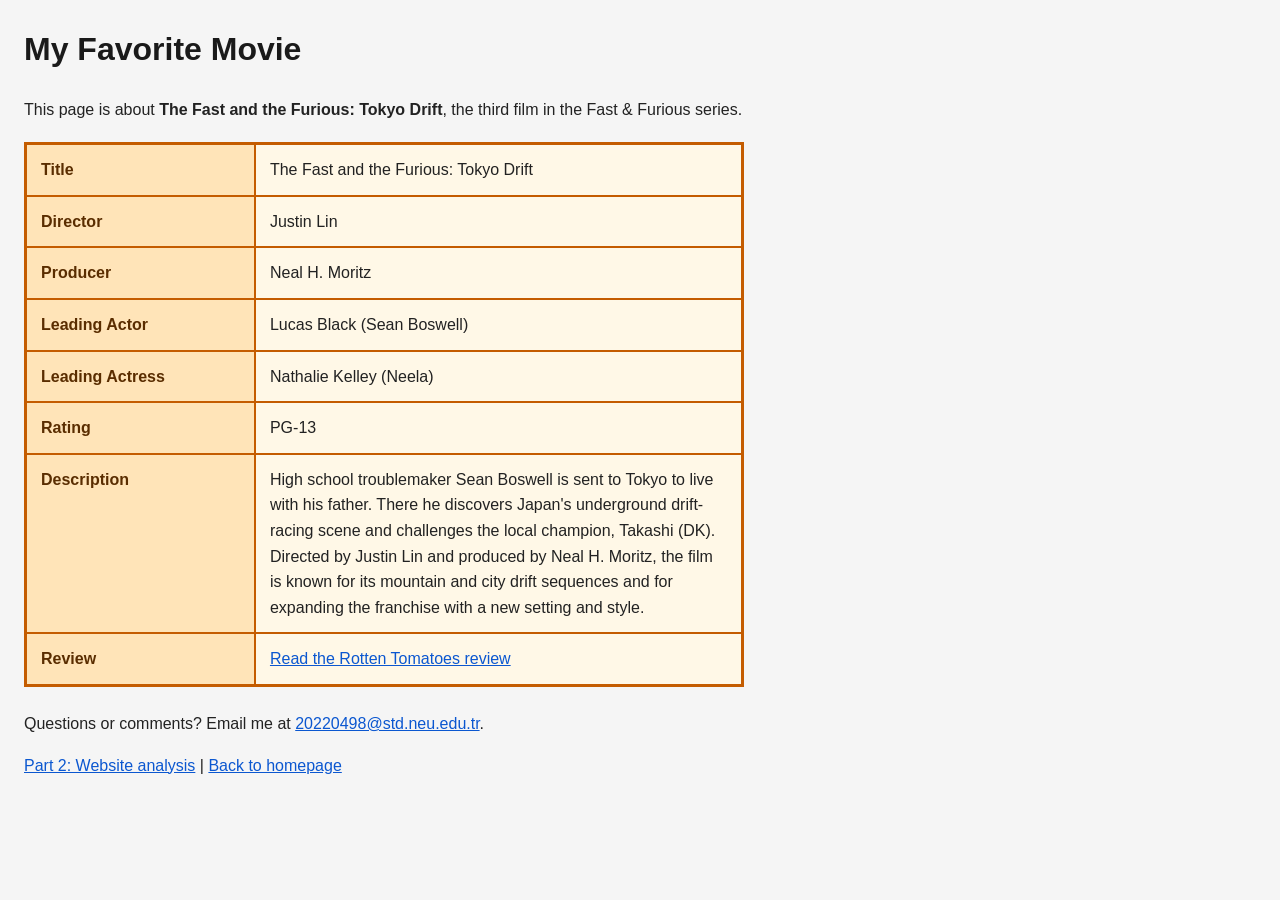
<file: movie8.html>
<!doctype html>
<html lang="en">
<head>
  <meta charset="UTF-8">
  <meta name="viewport" content="width=device-width, initial-scale=1.0">
  <title>My Favorite Movie - Homework 8</title>
  <style>
    body {
      font-family: Arial, Helvetica, sans-serif;
      line-height: 1.6;
      margin: 24px;
      color: #222;
      background-color: #f5f5f5;
    }

    h1 {
      color: #1a1a1a;
    }

    table {
      width: 100%;
      max-width: 720px;
      border-collapse: collapse;
      margin: 20px 0;
      background-color: #fff8e7;
      border: 3px solid #c45c00;
    }

    th,
    td {
      border: 2px solid #c45c00;
      padding: 12px 14px;
      vertical-align: top;
      text-align: left;
    }

    th {
      width: 32%;
      background-color: #ffe4b8;
      color: #5a2d00;
    }

    td {
      background-color: #fff8e7;
    }

    a {
      color: #0b57d0;
    }

    .contact {
      margin-top: 24px;
    }
  </style>
</head>
<body>
  <h1>My Favorite Movie</h1>
  <p>
    This page is about <strong>The Fast and the Furious: Tokyo Drift</strong>,
    the third film in the Fast &amp; Furious series.
  </p>

  <table>
    <tr>
      <th>Title</th>
      <td>The Fast and the Furious: Tokyo Drift</td>
    </tr>
    <tr>
      <th>Director</th>
      <td>Justin Lin</td>
    </tr>
    <tr>
      <th>Producer</th>
      <td>Neal H. Moritz</td>
    </tr>
    <tr>
      <th>Leading Actor</th>
      <td>Lucas Black (Sean Boswell)</td>
    </tr>
    <tr>
      <th>Leading Actress</th>
      <td>Nathalie Kelley (Neela)</td>
    </tr>
    <tr>
      <th>Rating</th>
      <td>PG-13</td>
    </tr>
    <tr>
      <th>Description</th>
      <td>
        High school troublemaker Sean Boswell is sent to Tokyo to live with his father.
        There he discovers Japan's underground drift-racing scene and challenges the
        local champion, Takashi (DK). Directed by Justin Lin and produced by Neal H. Moritz,
        the film is known for its mountain and city drift sequences and for expanding the
        franchise with a new setting and style.
      </td>
    </tr>
    <tr>
      <th>Review</th>
      <td>
        <a href="https://www.rottentomatoes.com/m/fast_and_the_furious_tokyo_drift">
          Read the Rotten Tomatoes review
        </a>
      </td>
    </tr>
  </table>

  <p class="contact">
    Questions or comments? Email me at
    <a href="mailto:20220498@std.neu.edu.tr">20220498@std.neu.edu.tr</a>.
  </p>

  <p>
    <a href="websites8.html">Part 2: Website analysis</a> |
    <a href="index.html">Back to homepage</a>
  </p>
</body>
</html>
</file>
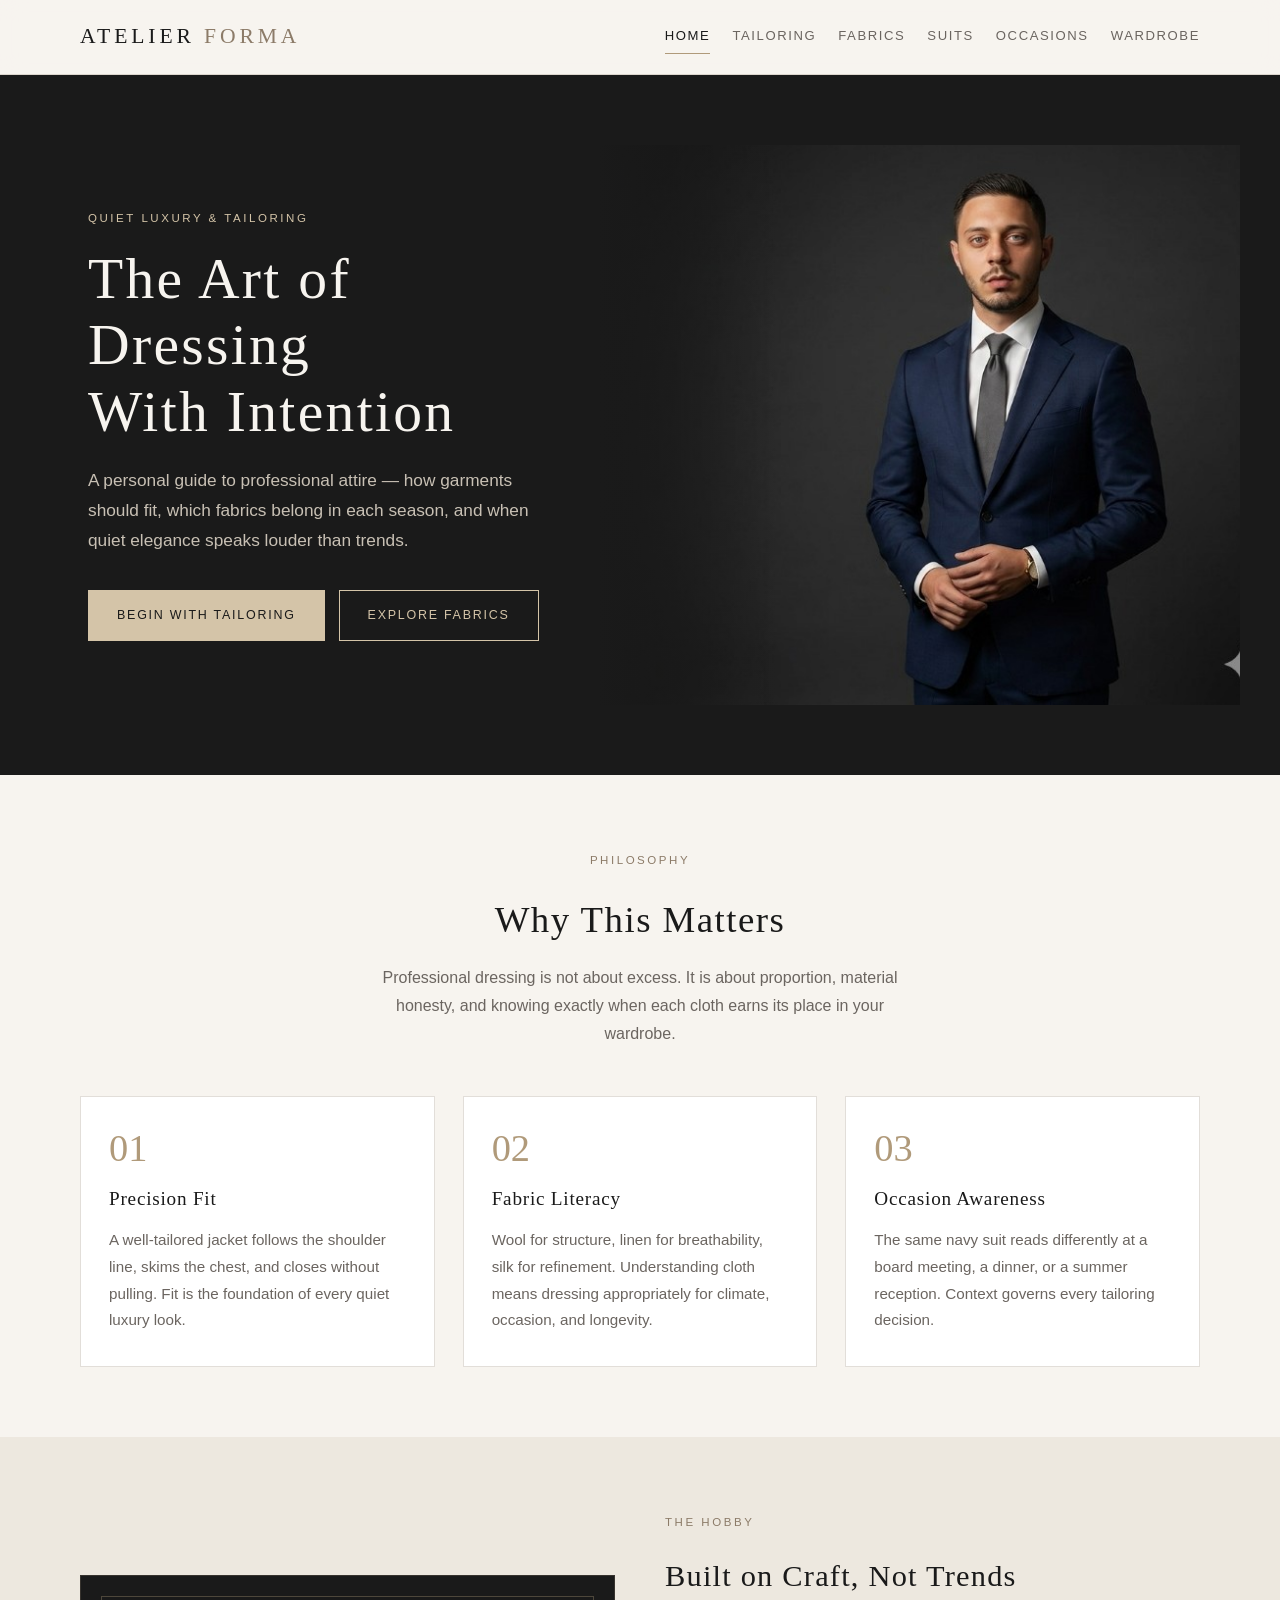
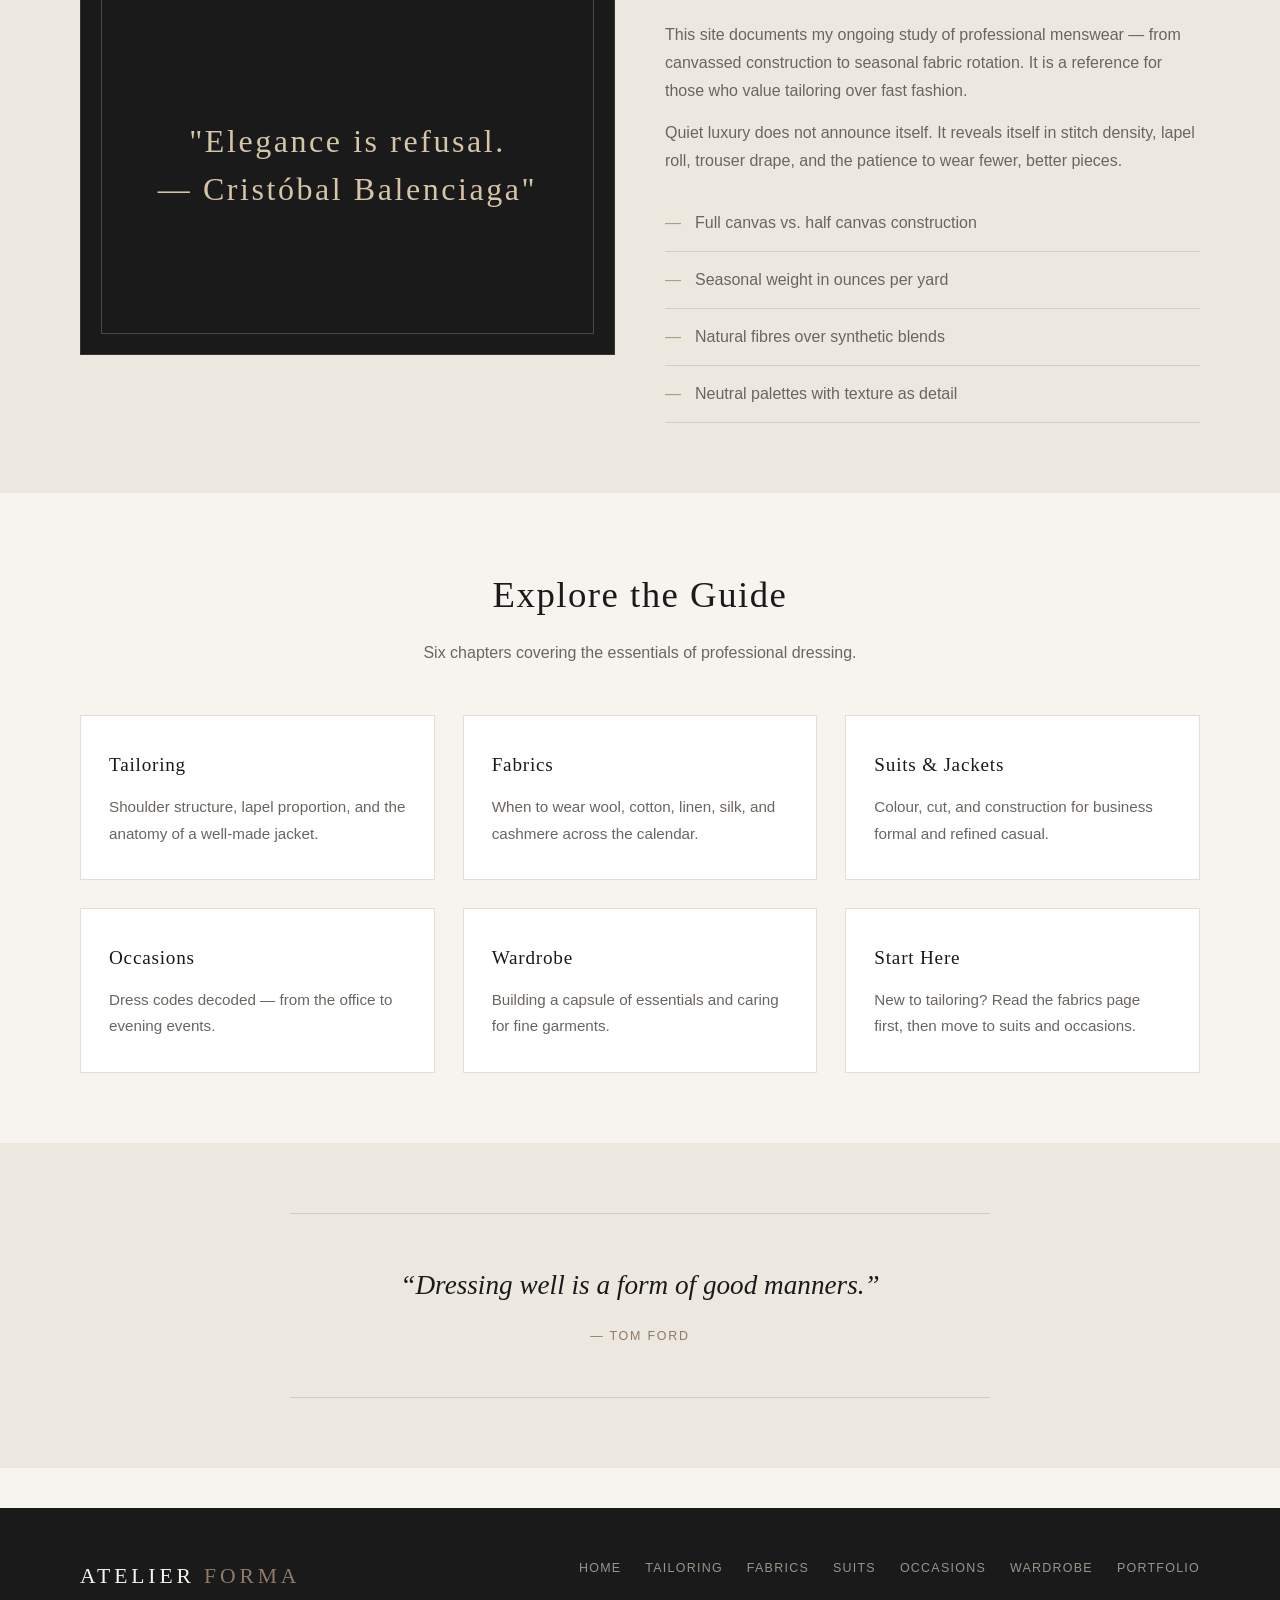
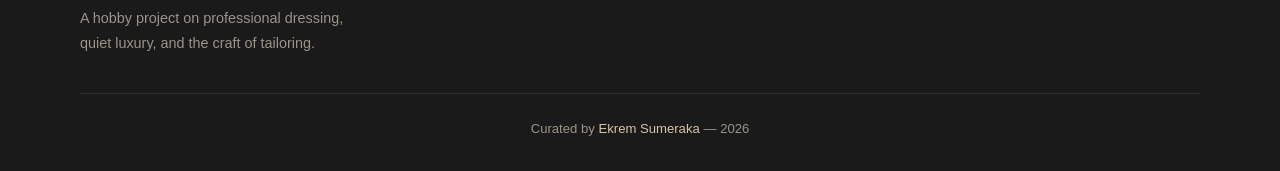
<file: project.html>
<!doctype html>
<html lang="en">
<head>
  <meta charset="UTF-8">
  <meta http-equiv="refresh" content="0; url=project/index.html">
  <title>Redirecting to Atelier Forma</title>
  <script>window.location.replace("project/index.html");</script>
</head>
<body>
  <p><a href="project/index.html">Go to Atelier Forma project</a></p>
</body>
</html>
</file>
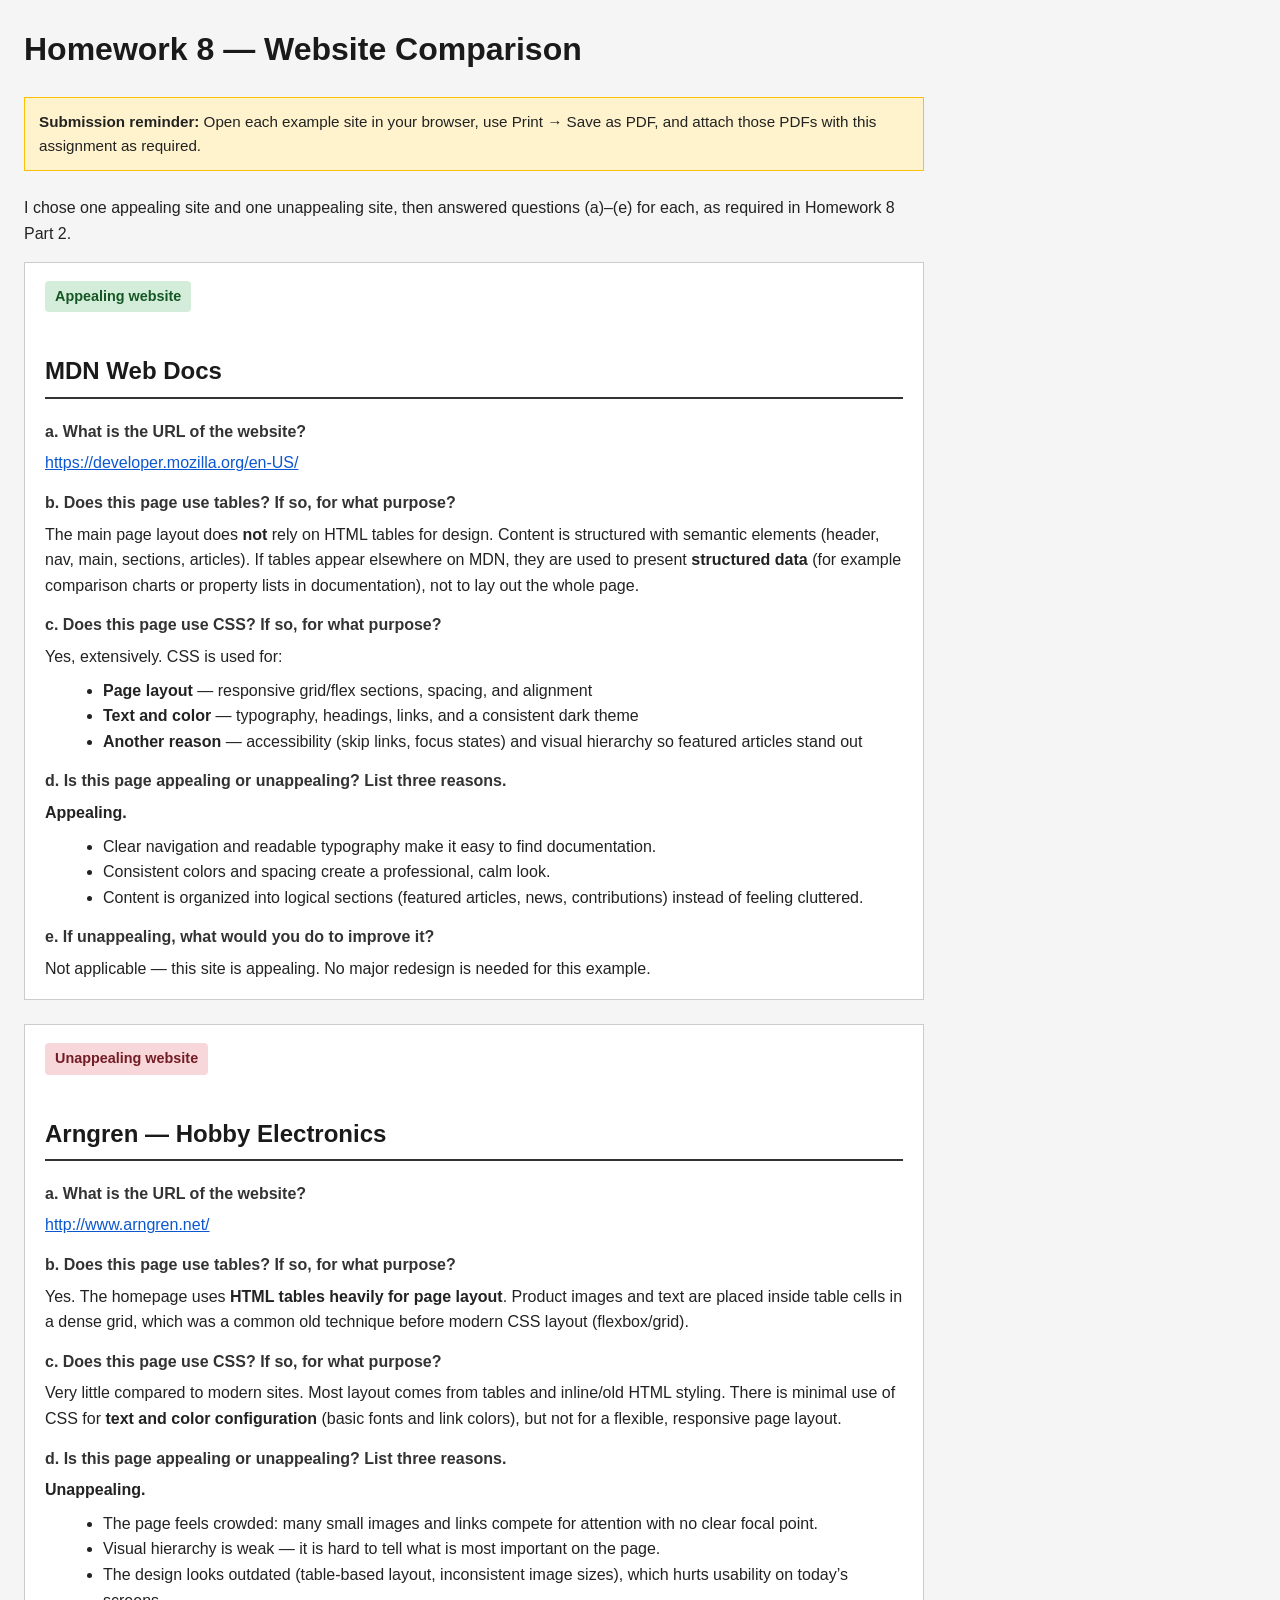
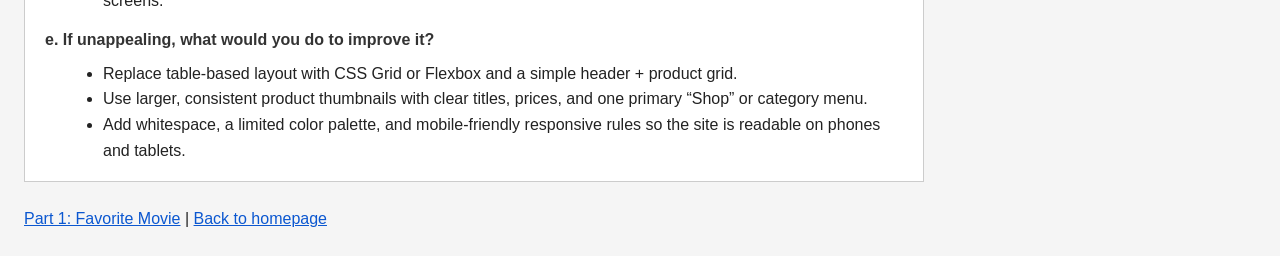
<file: websites8.html>
<!doctype html>
<html lang="en">
<head>
  <meta charset="UTF-8">
  <meta name="viewport" content="width=device-width, initial-scale=1.0">
  <title>Website Analysis - Homework 8</title>
  <style>
    body {
      font-family: Arial, Helvetica, sans-serif;
      line-height: 1.6;
      margin: 24px;
      color: #222;
      background-color: #f5f5f5;
      max-width: 900px;
    }

    h1, h2 {
      color: #1a1a1a;
    }

    h2 {
      margin-top: 32px;
      padding-bottom: 6px;
      border-bottom: 2px solid #333;
    }

    .site-label {
      display: inline-block;
      padding: 4px 10px;
      border-radius: 4px;
      font-size: 0.9rem;
      font-weight: bold;
      margin-bottom: 8px;
    }

    .appealing {
      background-color: #d4edda;
      color: #155724;
    }

    .unappealing {
      background-color: #f8d7da;
      color: #721c24;
    }

    section {
      background-color: #fff;
      border: 1px solid #ccc;
      padding: 18px 20px;
      margin-bottom: 24px;
    }

    dl {
      margin: 0;
    }

    dt {
      font-weight: bold;
      margin-top: 14px;
      color: #333;
    }

    dd {
      margin: 6px 0 0 0;
      padding-left: 0;
    }

    ul {
      margin: 8px 0 0 18px;
    }

    a {
      color: #0b57d0;
      word-break: break-all;
    }

    .note {
      background-color: #fff3cd;
      border: 1px solid #ffc107;
      padding: 12px 14px;
      margin-bottom: 24px;
      font-size: 0.95rem;
    }
  </style>
</head>
<body>
  <h1>Homework 8 — Website Comparison</h1>

  <p class="note">
    <strong>Submission reminder:</strong> Open each example site in your browser,
    use Print → Save as PDF, and attach those PDFs with this assignment as required.
  </p>

  <p>
    I chose one appealing site and one unappealing site, then answered questions (a)–(e)
    for each, as required in Homework 8 Part 2.
  </p>

  <section>
    <span class="site-label appealing">Appealing website</span>
    <h2>MDN Web Docs</h2>

    <dl>
      <dt>a. What is the URL of the website?</dt>
      <dd>
        <a href="https://developer.mozilla.org/en-US/">https://developer.mozilla.org/en-US/</a>
      </dd>

      <dt>b. Does this page use tables? If so, for what purpose?</dt>
      <dd>
        The main page layout does <strong>not</strong> rely on HTML tables for design.
        Content is structured with semantic elements (header, nav, main, sections, articles).
        If tables appear elsewhere on MDN, they are used to present <strong>structured data</strong>
        (for example comparison charts or property lists in documentation), not to lay out the whole page.
      </dd>

      <dt>c. Does this page use CSS? If so, for what purpose?</dt>
      <dd>
        Yes, extensively. CSS is used for:
        <ul>
          <li><strong>Page layout</strong> — responsive grid/flex sections, spacing, and alignment</li>
          <li><strong>Text and color</strong> — typography, headings, links, and a consistent dark theme</li>
          <li><strong>Another reason</strong> — accessibility (skip links, focus states) and visual hierarchy so featured articles stand out</li>
        </ul>
      </dd>

      <dt>d. Is this page appealing or unappealing? List three reasons.</dt>
      <dd>
        <strong>Appealing.</strong>
        <ul>
          <li>Clear navigation and readable typography make it easy to find documentation.</li>
          <li>Consistent colors and spacing create a professional, calm look.</li>
          <li>Content is organized into logical sections (featured articles, news, contributions) instead of feeling cluttered.</li>
        </ul>
      </dd>

      <dt>e. If unappealing, what would you do to improve it?</dt>
      <dd>
        Not applicable — this site is appealing. No major redesign is needed for this example.
      </dd>
    </dl>
  </section>

  <section>
    <span class="site-label unappealing">Unappealing website</span>
    <h2>Arngren — Hobby Electronics</h2>

    <dl>
      <dt>a. What is the URL of the website?</dt>
      <dd>
        <a href="http://www.arngren.net/">http://www.arngren.net/</a>
      </dd>

      <dt>b. Does this page use tables? If so, for what purpose?</dt>
      <dd>
        Yes. The homepage uses <strong>HTML tables heavily for page layout</strong>.
        Product images and text are placed inside table cells in a dense grid, which was a common
        old technique before modern CSS layout (flexbox/grid).
      </dd>

      <dt>c. Does this page use CSS? If so, for what purpose?</dt>
      <dd>
        Very little compared to modern sites. Most layout comes from tables and inline/old HTML styling.
        There is minimal use of CSS for <strong>text and color configuration</strong> (basic fonts and link colors),
        but not for a flexible, responsive page layout.
      </dd>

      <dt>d. Is this page appealing or unappealing? List three reasons.</dt>
      <dd>
        <strong>Unappealing.</strong>
        <ul>
          <li>The page feels crowded: many small images and links compete for attention with no clear focal point.</li>
          <li>Visual hierarchy is weak — it is hard to tell what is most important on the page.</li>
          <li>The design looks outdated (table-based layout, inconsistent image sizes), which hurts usability on today’s screens.</li>
        </ul>
      </dd>

      <dt>e. If unappealing, what would you do to improve it?</dt>
      <dd>
        <ul>
          <li>Replace table-based layout with CSS Grid or Flexbox and a simple header + product grid.</li>
          <li>Use larger, consistent product thumbnails with clear titles, prices, and one primary “Shop” or category menu.</li>
          <li>Add whitespace, a limited color palette, and mobile-friendly responsive rules so the site is readable on phones and tablets.</li>
        </ul>
      </dd>
    </dl>
  </section>

  <p>
    <a href="movie8.html">Part 1: Favorite Movie</a> |
    <a href="index.html">Back to homepage</a>
  </p>
</body>
</html>
</file>
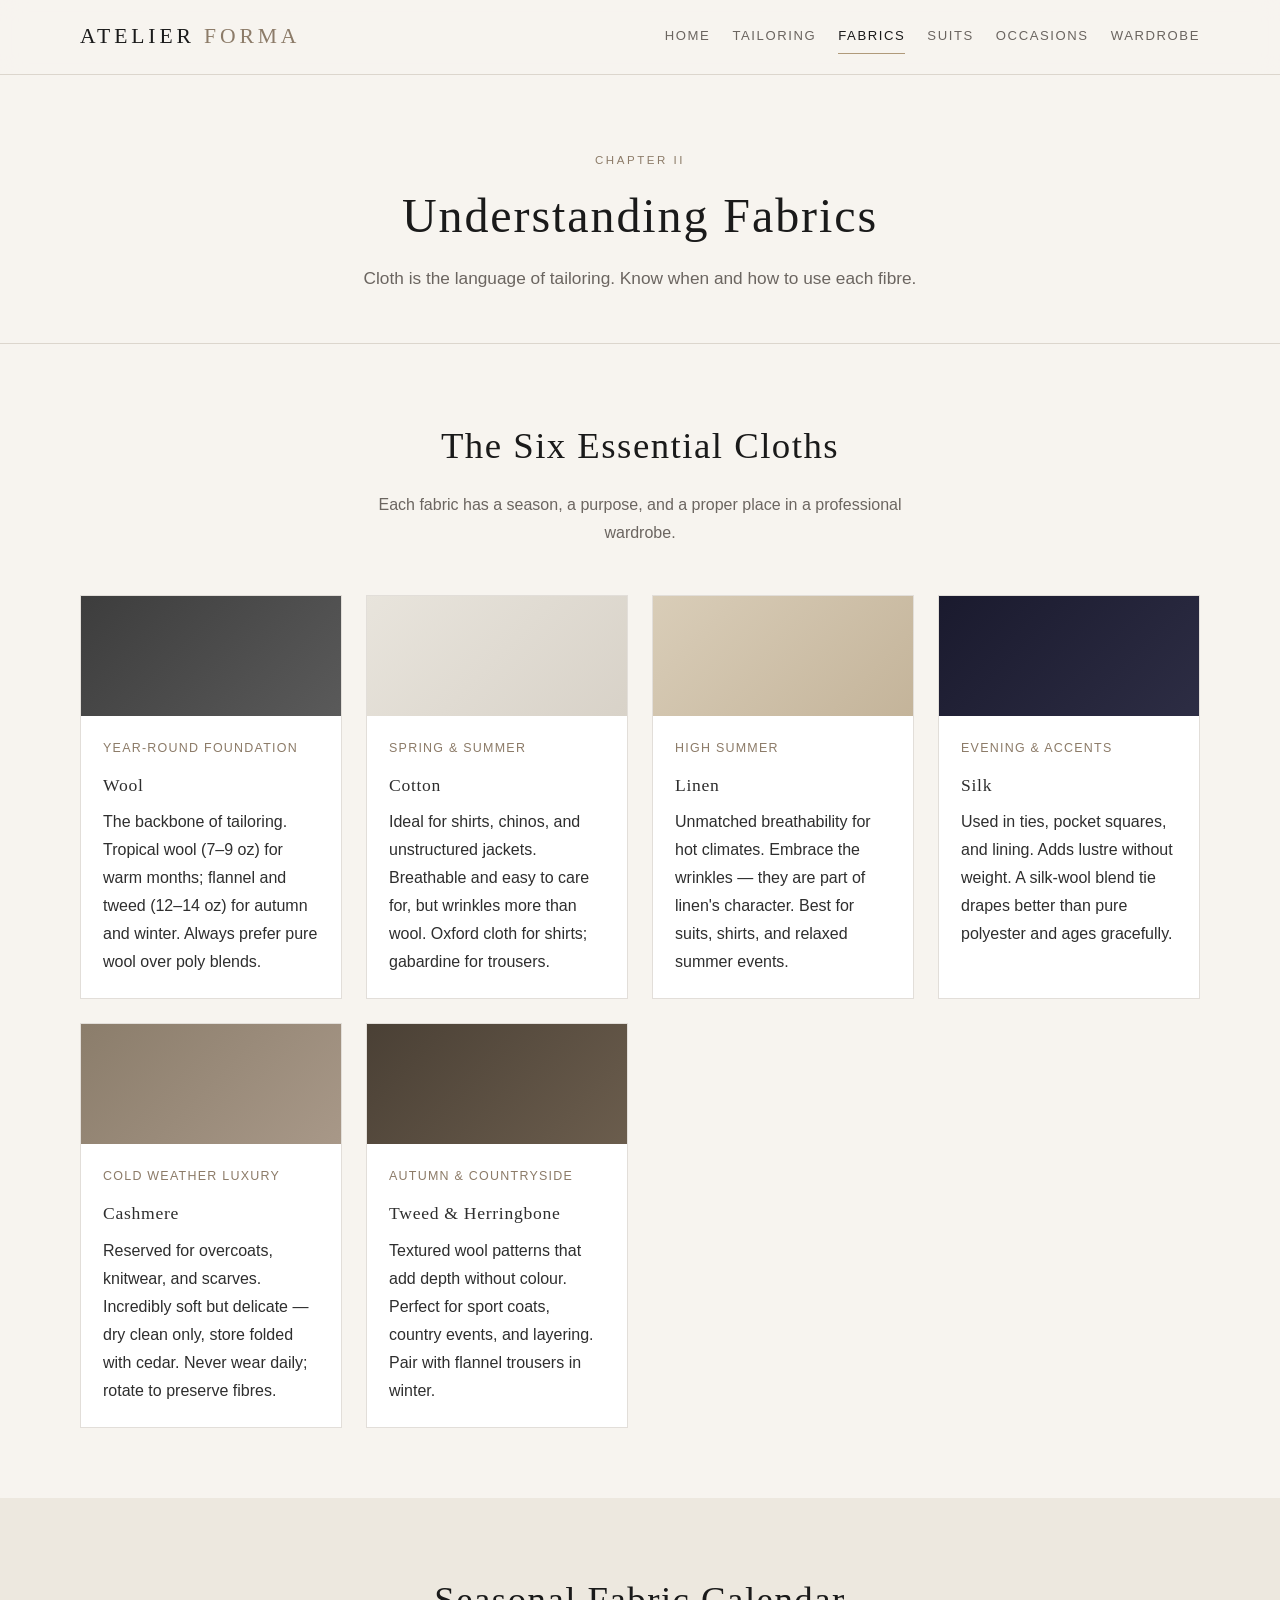
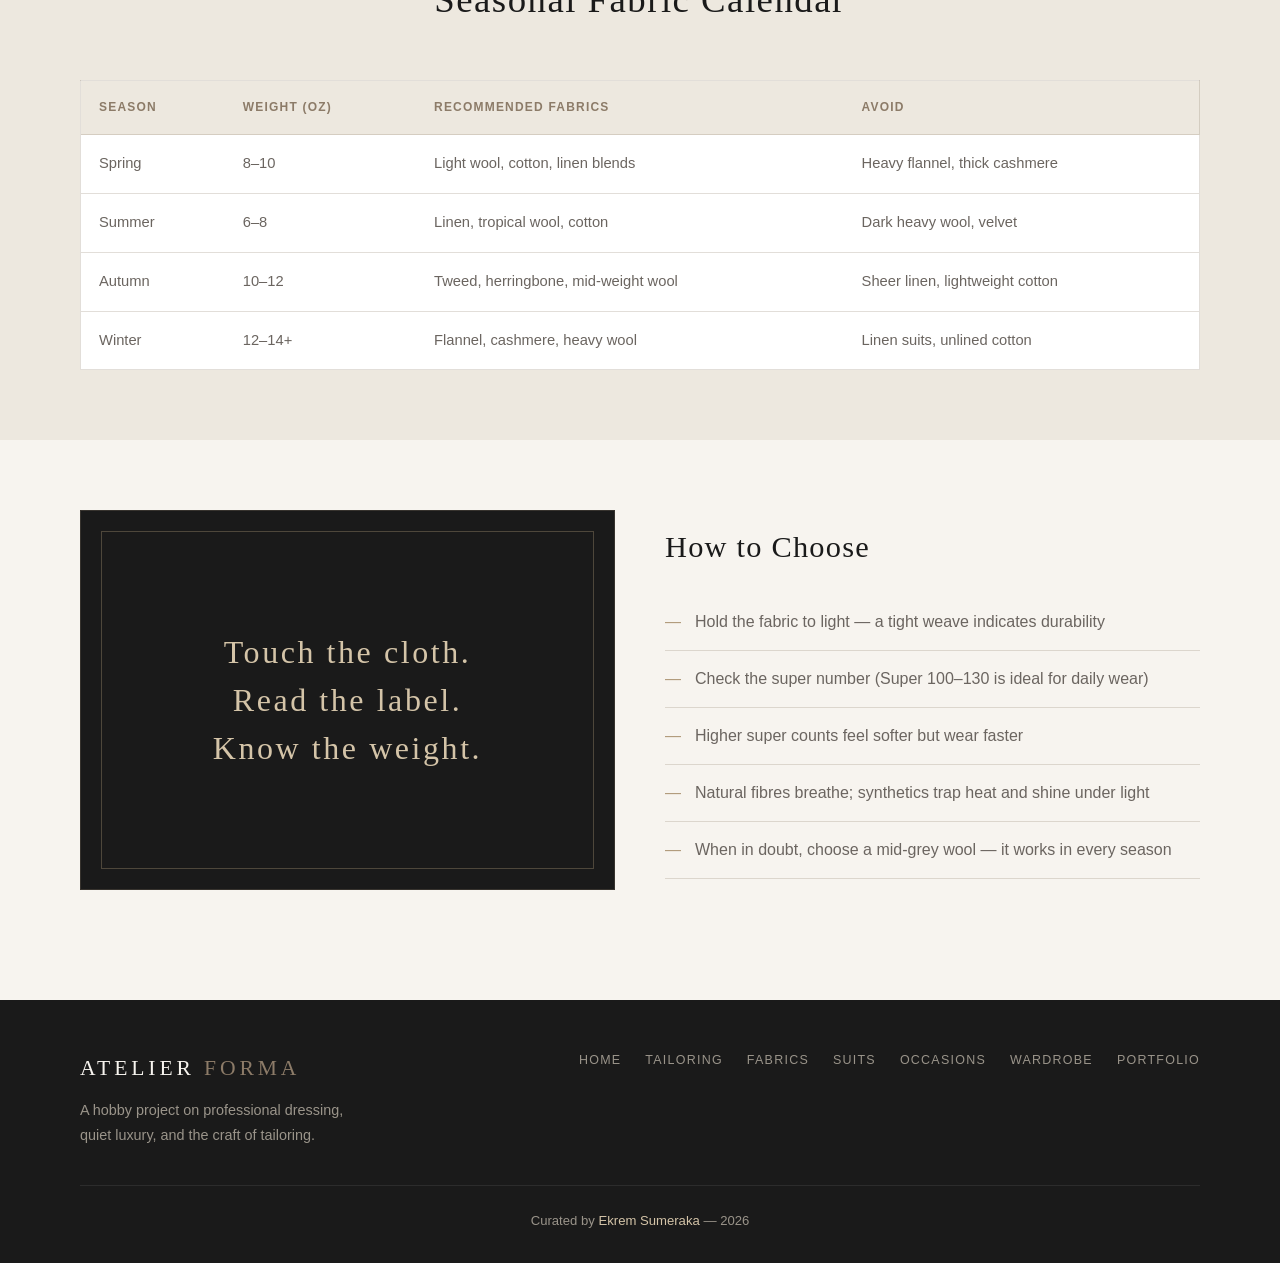
<file: project/fabrics.html>
<!doctype html>
<html lang="en">
<head>
  <meta charset="UTF-8">
  <meta name="viewport" content="width=device-width, initial-scale=1.0">
  <title>Fabrics | Atelier Forma</title>
  <link rel="stylesheet" href="css/style.css">
</head>
<body>
  <header class="site-header">
    <div class="container header-inner">
      <a class="logo" href="index.html">Atelier <span>Forma</span></a>
      <nav class="nav-desktop">
        <a href="index.html">Home</a>
        <a href="tailoring.html">Tailoring</a>
        <a href="fabrics.html" class="active">Fabrics</a>
        <a href="suits.html">Suits</a>
        <a href="occasions.html">Occasions</a>
        <a href="wardrobe.html">Wardrobe</a>
      </nav>
      <button class="menu-toggle" type="button">Menu</button>
    </div>
    <div class="container nav-mobile">
      <a href="../index.html" class="portfolio-link">&larr; Personal Homepage</a>
      <a href="index.html">Home</a>
      <a href="tailoring.html">Tailoring</a>
      <a href="fabrics.html" class="active">Fabrics</a>
      <a href="suits.html">Suits</a>
      <a href="occasions.html">Occasions</a>
      <a href="wardrobe.html">Wardrobe</a>
    </div>
  </header>

  <main>
    <section class="page-hero">
      <div class="container fade-in">
        <span class="eyebrow">Chapter II</span>
        <h1>Understanding Fabrics</h1>
        <p class="lead">Cloth is the language of tailoring. Know when and how to use each fibre.</p>
      </div>
    </section>

    <section>
      <div class="container">
        <div class="section-title fade-in">
          <h2>The Six Essential Cloths</h2>
          <p>Each fabric has a season, a purpose, and a proper place in a professional wardrobe.</p>
        </div>
        <div class="fabric-grid">
          <article class="fabric-item fade-in">
            <div class="fabric-swatch swatch-wool"></div>
            <div class="fabric-body">
              <div class="fabric-meta">Year-round foundation</div>
              <h3>Wool</h3>
              <p>
                The backbone of tailoring. Tropical wool (7–9 oz) for warm months; flannel and
                tweed (12–14 oz) for autumn and winter. Always prefer pure wool over poly blends.
              </p>
            </div>
          </article>
          <article class="fabric-item fade-in">
            <div class="fabric-swatch swatch-cotton"></div>
            <div class="fabric-body">
              <div class="fabric-meta">Spring &amp; summer</div>
              <h3>Cotton</h3>
              <p>
                Ideal for shirts, chinos, and unstructured jackets. Breathable and easy to care for,
                but wrinkles more than wool. Oxford cloth for shirts; gabardine for trousers.
              </p>
            </div>
          </article>
          <article class="fabric-item fade-in">
            <div class="fabric-swatch swatch-linen"></div>
            <div class="fabric-body">
              <div class="fabric-meta">High summer</div>
              <h3>Linen</h3>
              <p>
                Unmatched breathability for hot climates. Embrace the wrinkles — they are part of
                linen's character. Best for suits, shirts, and relaxed summer events.
              </p>
            </div>
          </article>
          <article class="fabric-item fade-in">
            <div class="fabric-swatch swatch-silk"></div>
            <div class="fabric-body">
              <div class="fabric-meta">Evening &amp; accents</div>
              <h3>Silk</h3>
              <p>
                Used in ties, pocket squares, and lining. Adds lustre without weight. A silk-wool
                blend tie drapes better than pure polyester and ages gracefully.
              </p>
            </div>
          </article>
          <article class="fabric-item fade-in">
            <div class="fabric-swatch swatch-cashmere"></div>
            <div class="fabric-body">
              <div class="fabric-meta">Cold weather luxury</div>
              <h3>Cashmere</h3>
              <p>
                Reserved for overcoats, knitwear, and scarves. Incredibly soft but delicate — dry
                clean only, store folded with cedar. Never wear daily; rotate to preserve fibres.
              </p>
            </div>
          </article>
          <article class="fabric-item fade-in">
            <div class="fabric-swatch swatch-tweed"></div>
            <div class="fabric-body">
              <div class="fabric-meta">Autumn &amp; countryside</div>
              <h3>Tweed &amp; Herringbone</h3>
              <p>
                Textured wool patterns that add depth without colour. Perfect for sport coats,
                country events, and layering. Pair with flannel trousers in winter.
              </p>
            </div>
          </article>
        </div>
      </div>
    </section>

    <section class="section-cream">
      <div class="container fade-in">
        <div class="section-title">
          <h2>Seasonal Fabric Calendar</h2>
        </div>
        <table class="data-table">
          <thead>
            <tr>
              <th>Season</th>
              <th>Weight (oz)</th>
              <th>Recommended Fabrics</th>
              <th>Avoid</th>
            </tr>
          </thead>
          <tbody>
            <tr>
              <td>Spring</td>
              <td>8–10</td>
              <td>Light wool, cotton, linen blends</td>
              <td>Heavy flannel, thick cashmere</td>
            </tr>
            <tr>
              <td>Summer</td>
              <td>6–8</td>
              <td>Linen, tropical wool, cotton</td>
              <td>Dark heavy wool, velvet</td>
            </tr>
            <tr>
              <td>Autumn</td>
              <td>10–12</td>
              <td>Tweed, herringbone, mid-weight wool</td>
              <td>Sheer linen, lightweight cotton</td>
            </tr>
            <tr>
              <td>Winter</td>
              <td>12–14+</td>
              <td>Flannel, cashmere, heavy wool</td>
              <td>Linen suits, unlined cotton</td>
            </tr>
          </tbody>
        </table>
      </div>
    </section>

    <section>
      <div class="container split">
        <div class="split-visual fade-in">
          <p class="inner-text">Touch the cloth.<br>Read the label.<br>Know the weight.</p>
        </div>
        <div class="split-content fade-in">
          <h2>How to Choose</h2>
          <ul class="elegant-list">
            <li>Hold the fabric to light — a tight weave indicates durability</li>
            <li>Check the super number (Super 100–130 is ideal for daily wear)</li>
            <li>Higher super counts feel softer but wear faster</li>
            <li>Natural fibres breathe; synthetics trap heat and shine under light</li>
            <li>When in doubt, choose a mid-grey wool — it works in every season</li>
          </ul>
        </div>
      </div>
    </section>
  </main>

  <footer class="site-footer">
    <div class="container footer-inner">
      <div class="footer-brand">
        <span class="logo">Atelier <span>Forma</span></span>
        <p>A hobby project on professional dressing, quiet luxury, and the craft of tailoring.</p>
      </div>
      <nav class="footer-nav">
        <a href="index.html">Home</a>
        <a href="tailoring.html">Tailoring</a>
        <a href="fabrics.html">Fabrics</a>
        <a href="suits.html">Suits</a>
        <a href="occasions.html">Occasions</a>
        <a href="wardrobe.html">Wardrobe</a>
        <a href="../index.html">Portfolio</a>
      </nav>
    </div>
    <div class="container footer-bottom">
      <p>Curated by <a href="mailto:20220498@std.neu.edu.tr">Ekrem Sumeraka</a> &mdash; 2026</p>
    </div>
  </footer>

  <script src="js/main.js"></script>
</body>
</html>
</file>
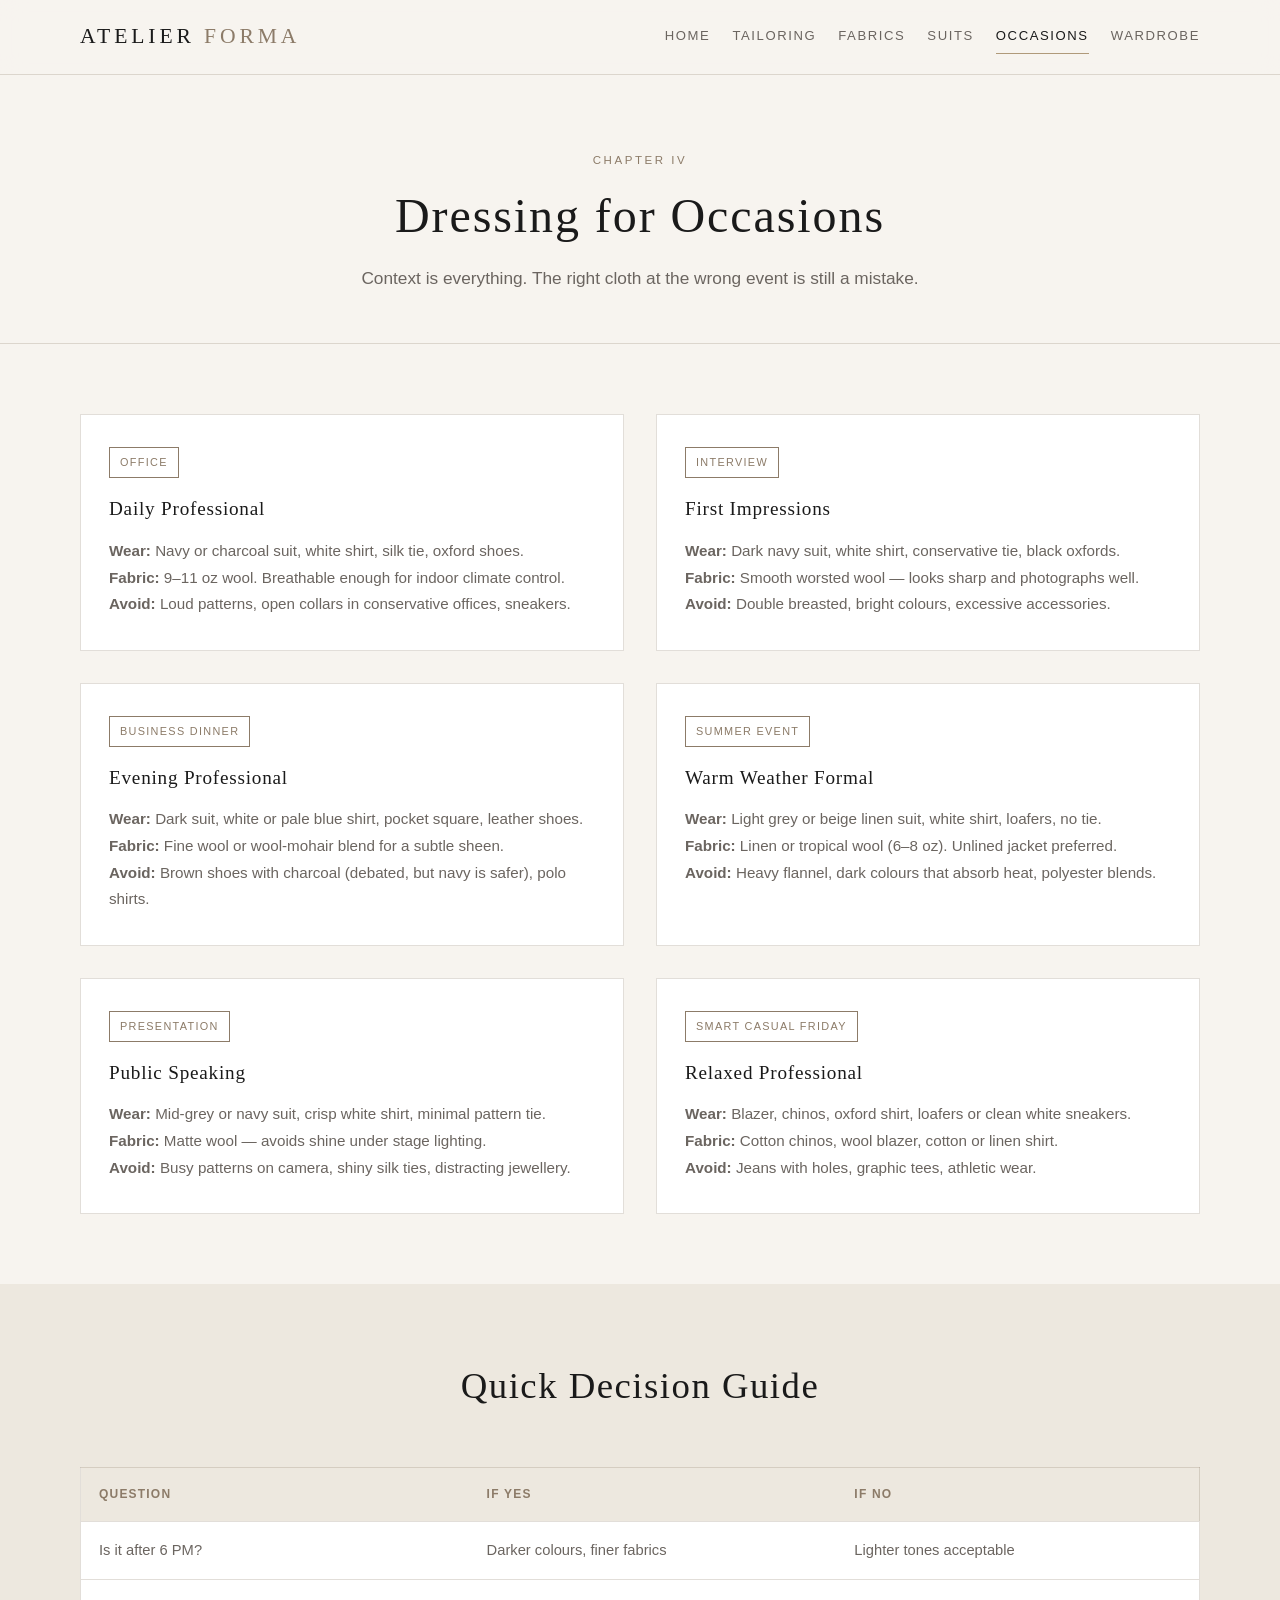
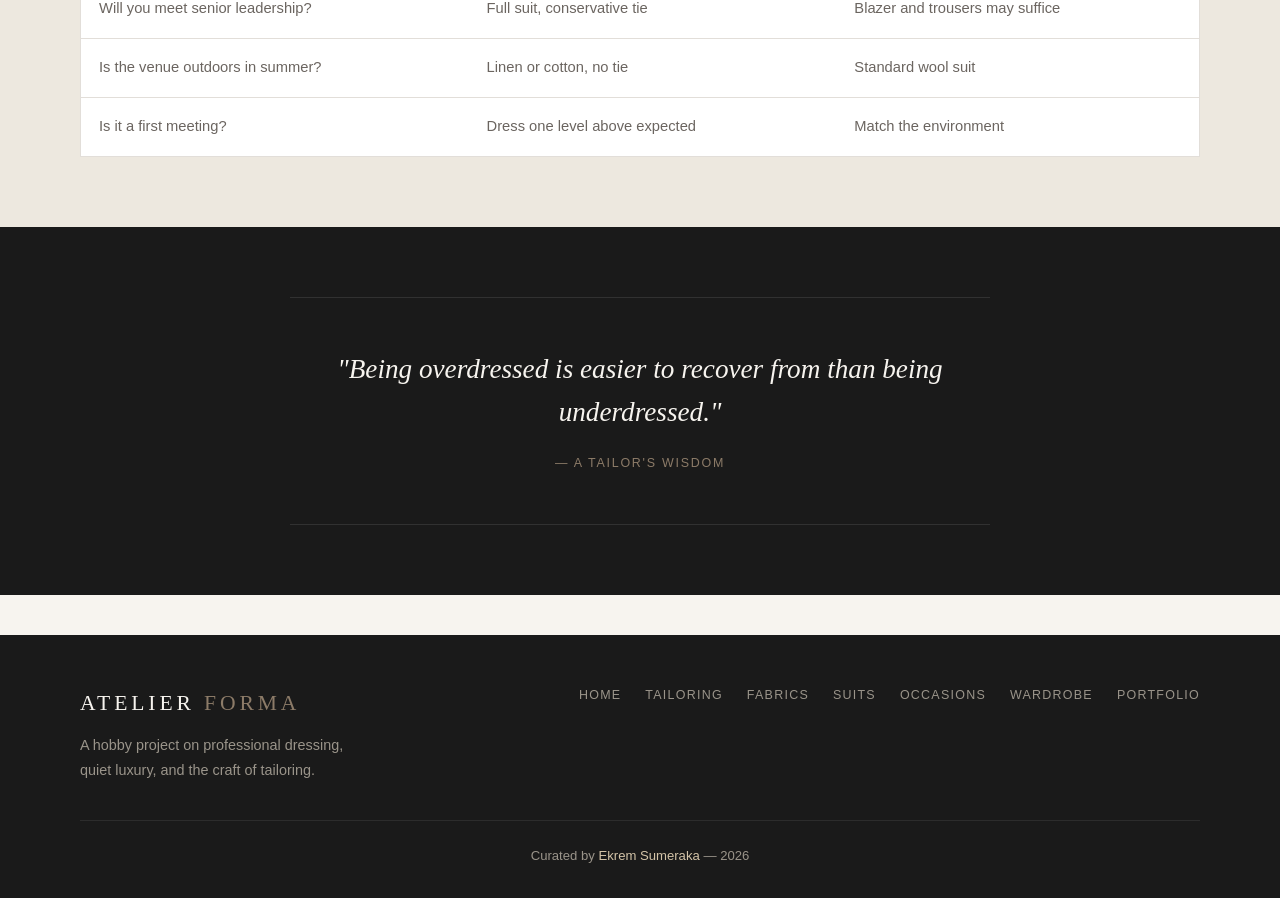
<file: project/occasions.html>
<!doctype html>
<html lang="en">
<head>
  <meta charset="UTF-8">
  <meta name="viewport" content="width=device-width, initial-scale=1.0">
  <title>Occasions | Atelier Forma</title>
  <link rel="stylesheet" href="css/style.css">
</head>
<body>
  <header class="site-header">
    <div class="container header-inner">
      <a class="logo" href="index.html">Atelier <span>Forma</span></a>
      <nav class="nav-desktop">
        <a href="index.html">Home</a>
        <a href="tailoring.html">Tailoring</a>
        <a href="fabrics.html">Fabrics</a>
        <a href="suits.html">Suits</a>
        <a href="occasions.html" class="active">Occasions</a>
        <a href="wardrobe.html">Wardrobe</a>
      </nav>
      <button class="menu-toggle" type="button">Menu</button>
    </div>
    <div class="container nav-mobile">
      <a href="../index.html" class="portfolio-link">&larr; Personal Homepage</a>
      <a href="index.html">Home</a>
      <a href="tailoring.html">Tailoring</a>
      <a href="fabrics.html">Fabrics</a>
      <a href="suits.html">Suits</a>
      <a href="occasions.html" class="active">Occasions</a>
      <a href="wardrobe.html">Wardrobe</a>
    </div>
  </header>

  <main>
    <section class="page-hero">
      <div class="container fade-in">
        <span class="eyebrow">Chapter IV</span>
        <h1>Dressing for Occasions</h1>
        <p class="lead">Context is everything. The right cloth at the wrong event is still a mistake.</p>
      </div>
    </section>

    <section>
      <div class="container">
        <div class="grid-2">
          <article class="card fade-in">
            <span class="tag" style="color:var(--taupe); border-color:var(--taupe);">Office</span>
            <h3>Daily Professional</h3>
            <p><strong>Wear:</strong> Navy or charcoal suit, white shirt, silk tie, oxford shoes.</p>
            <p><strong>Fabric:</strong> 9–11 oz wool. Breathable enough for indoor climate control.</p>
            <p><strong>Avoid:</strong> Loud patterns, open collars in conservative offices, sneakers.</p>
          </article>
          <article class="card fade-in">
            <span class="tag" style="color:var(--taupe); border-color:var(--taupe);">Interview</span>
            <h3>First Impressions</h3>
            <p><strong>Wear:</strong> Dark navy suit, white shirt, conservative tie, black oxfords.</p>
            <p><strong>Fabric:</strong> Smooth worsted wool — looks sharp and photographs well.</p>
            <p><strong>Avoid:</strong> Double breasted, bright colours, excessive accessories.</p>
          </article>
          <article class="card fade-in">
            <span class="tag" style="color:var(--taupe); border-color:var(--taupe);">Business Dinner</span>
            <h3>Evening Professional</h3>
            <p><strong>Wear:</strong> Dark suit, white or pale blue shirt, pocket square, leather shoes.</p>
            <p><strong>Fabric:</strong> Fine wool or wool-mohair blend for a subtle sheen.</p>
            <p><strong>Avoid:</strong> Brown shoes with charcoal (debated, but navy is safer), polo shirts.</p>
          </article>
          <article class="card fade-in">
            <span class="tag" style="color:var(--taupe); border-color:var(--taupe);">Summer Event</span>
            <h3>Warm Weather Formal</h3>
            <p><strong>Wear:</strong> Light grey or beige linen suit, white shirt, loafers, no tie.</p>
            <p><strong>Fabric:</strong> Linen or tropical wool (6–8 oz). Unlined jacket preferred.</p>
            <p><strong>Avoid:</strong> Heavy flannel, dark colours that absorb heat, polyester blends.</p>
          </article>
          <article class="card fade-in">
            <span class="tag" style="color:var(--taupe); border-color:var(--taupe);">Presentation</span>
            <h3>Public Speaking</h3>
            <p><strong>Wear:</strong> Mid-grey or navy suit, crisp white shirt, minimal pattern tie.</p>
            <p><strong>Fabric:</strong> Matte wool — avoids shine under stage lighting.</p>
            <p><strong>Avoid:</strong> Busy patterns on camera, shiny silk ties, distracting jewellery.</p>
          </article>
          <article class="card fade-in">
            <span class="tag" style="color:var(--taupe); border-color:var(--taupe);">Smart Casual Friday</span>
            <h3>Relaxed Professional</h3>
            <p><strong>Wear:</strong> Blazer, chinos, oxford shirt, loafers or clean white sneakers.</p>
            <p><strong>Fabric:</strong> Cotton chinos, wool blazer, cotton or linen shirt.</p>
            <p><strong>Avoid:</strong> Jeans with holes, graphic tees, athletic wear.</p>
          </article>
        </div>
      </div>
    </section>

    <section class="section-cream">
      <div class="container fade-in">
        <div class="section-title">
          <h2>Quick Decision Guide</h2>
        </div>
        <table class="data-table">
          <thead>
            <tr>
              <th>Question</th>
              <th>If Yes</th>
              <th>If No</th>
            </tr>
          </thead>
          <tbody>
            <tr>
              <td>Is it after 6 PM?</td>
              <td>Darker colours, finer fabrics</td>
              <td>Lighter tones acceptable</td>
            </tr>
            <tr>
              <td>Will you meet senior leadership?</td>
              <td>Full suit, conservative tie</td>
              <td>Blazer and trousers may suffice</td>
            </tr>
            <tr>
              <td>Is the venue outdoors in summer?</td>
              <td>Linen or cotton, no tie</td>
              <td>Standard wool suit</td>
            </tr>
            <tr>
              <td>Is it a first meeting?</td>
              <td>Dress one level above expected</td>
              <td>Match the environment</td>
            </tr>
          </tbody>
        </table>
      </div>
    </section>

    <section class="section-dark">
      <div class="container fade-in">
        <blockquote class="quote-block" style="border-color:rgba(255,255,255,0.1);">
          <p style="color:var(--ivory);">"Being overdressed is easier to recover from than being underdressed."</p>
          <cite>— A tailor's wisdom</cite>
        </blockquote>
      </div>
    </section>
  </main>

  <footer class="site-footer">
    <div class="container footer-inner">
      <div class="footer-brand">
        <span class="logo">Atelier <span>Forma</span></span>
        <p>A hobby project on professional dressing, quiet luxury, and the craft of tailoring.</p>
      </div>
      <nav class="footer-nav">
        <a href="index.html">Home</a>
        <a href="tailoring.html">Tailoring</a>
        <a href="fabrics.html">Fabrics</a>
        <a href="suits.html">Suits</a>
        <a href="occasions.html">Occasions</a>
        <a href="wardrobe.html">Wardrobe</a>
        <a href="../index.html">Portfolio</a>
      </nav>
    </div>
    <div class="container footer-bottom">
      <p>Curated by <a href="mailto:20220498@std.neu.edu.tr">Ekrem Sumeraka</a> &mdash; 2026</p>
    </div>
  </footer>

  <script src="js/main.js"></script>
</body>
</html>
</file>
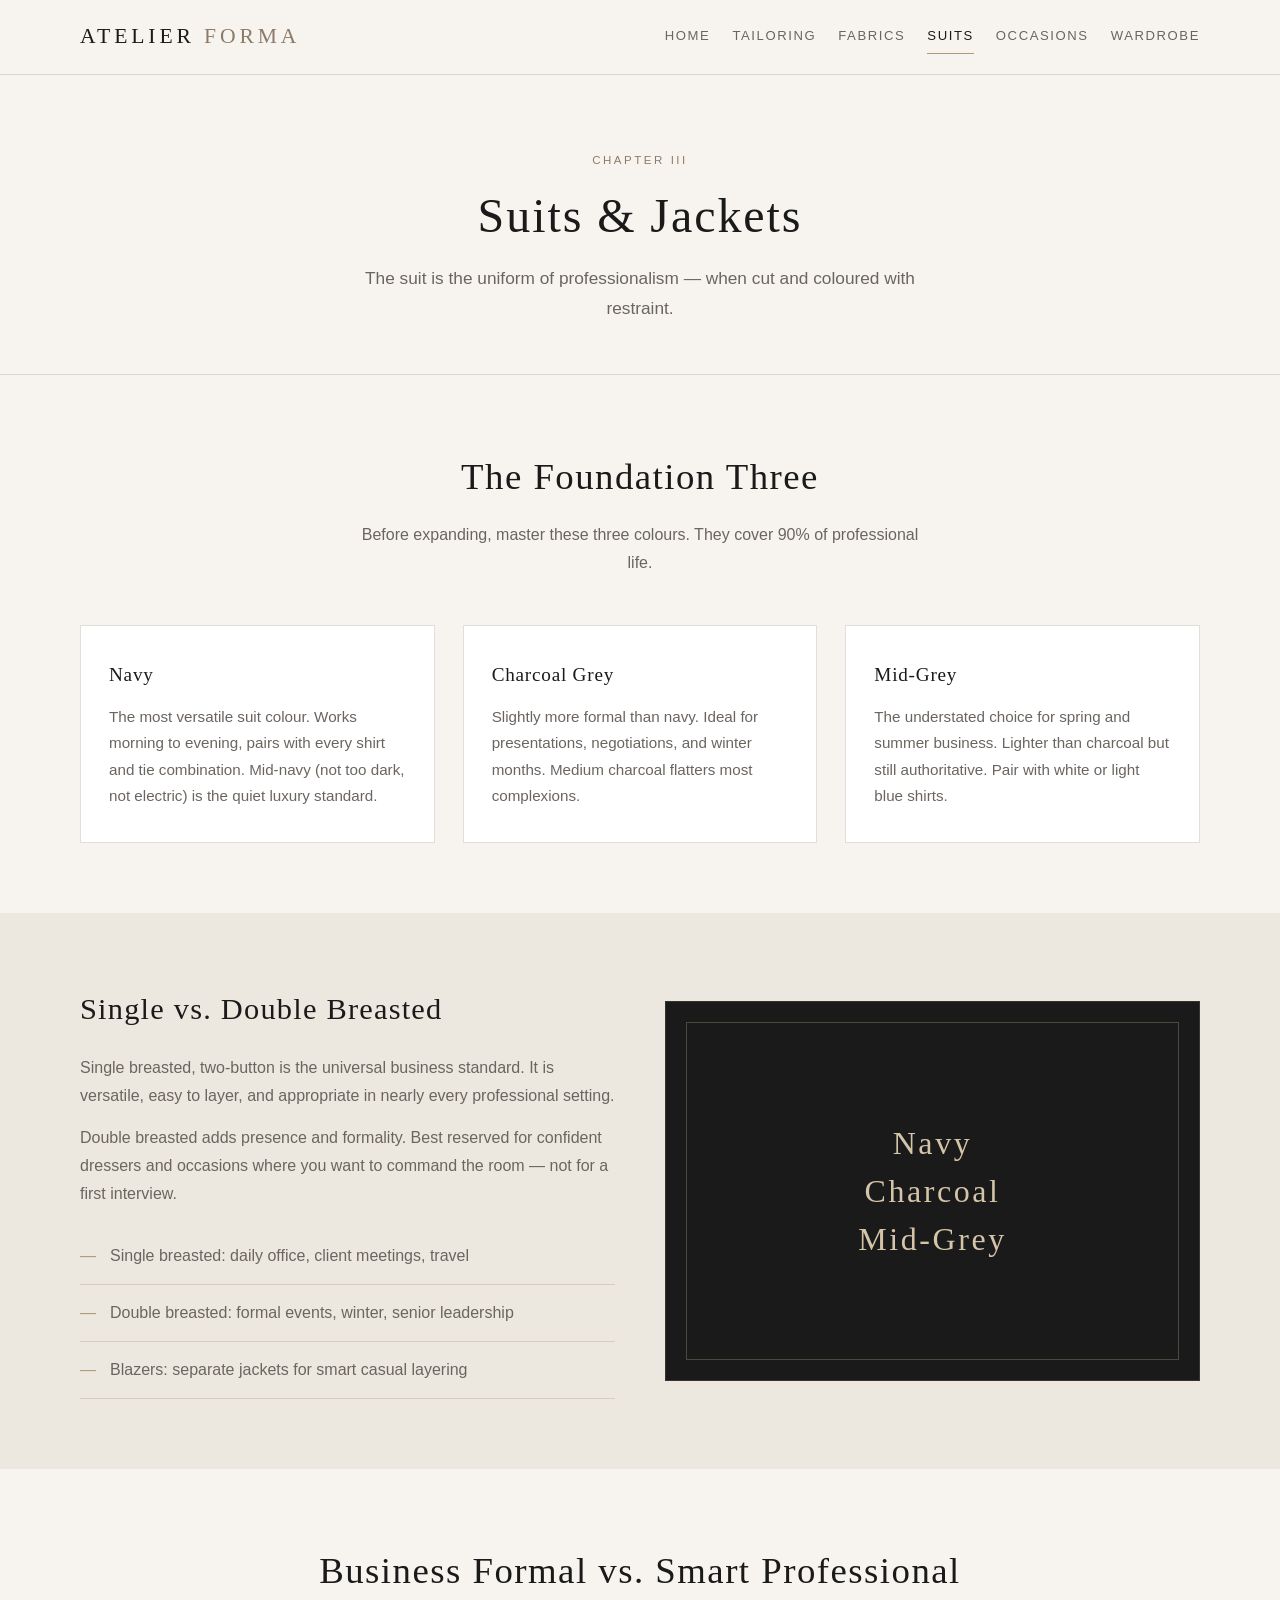
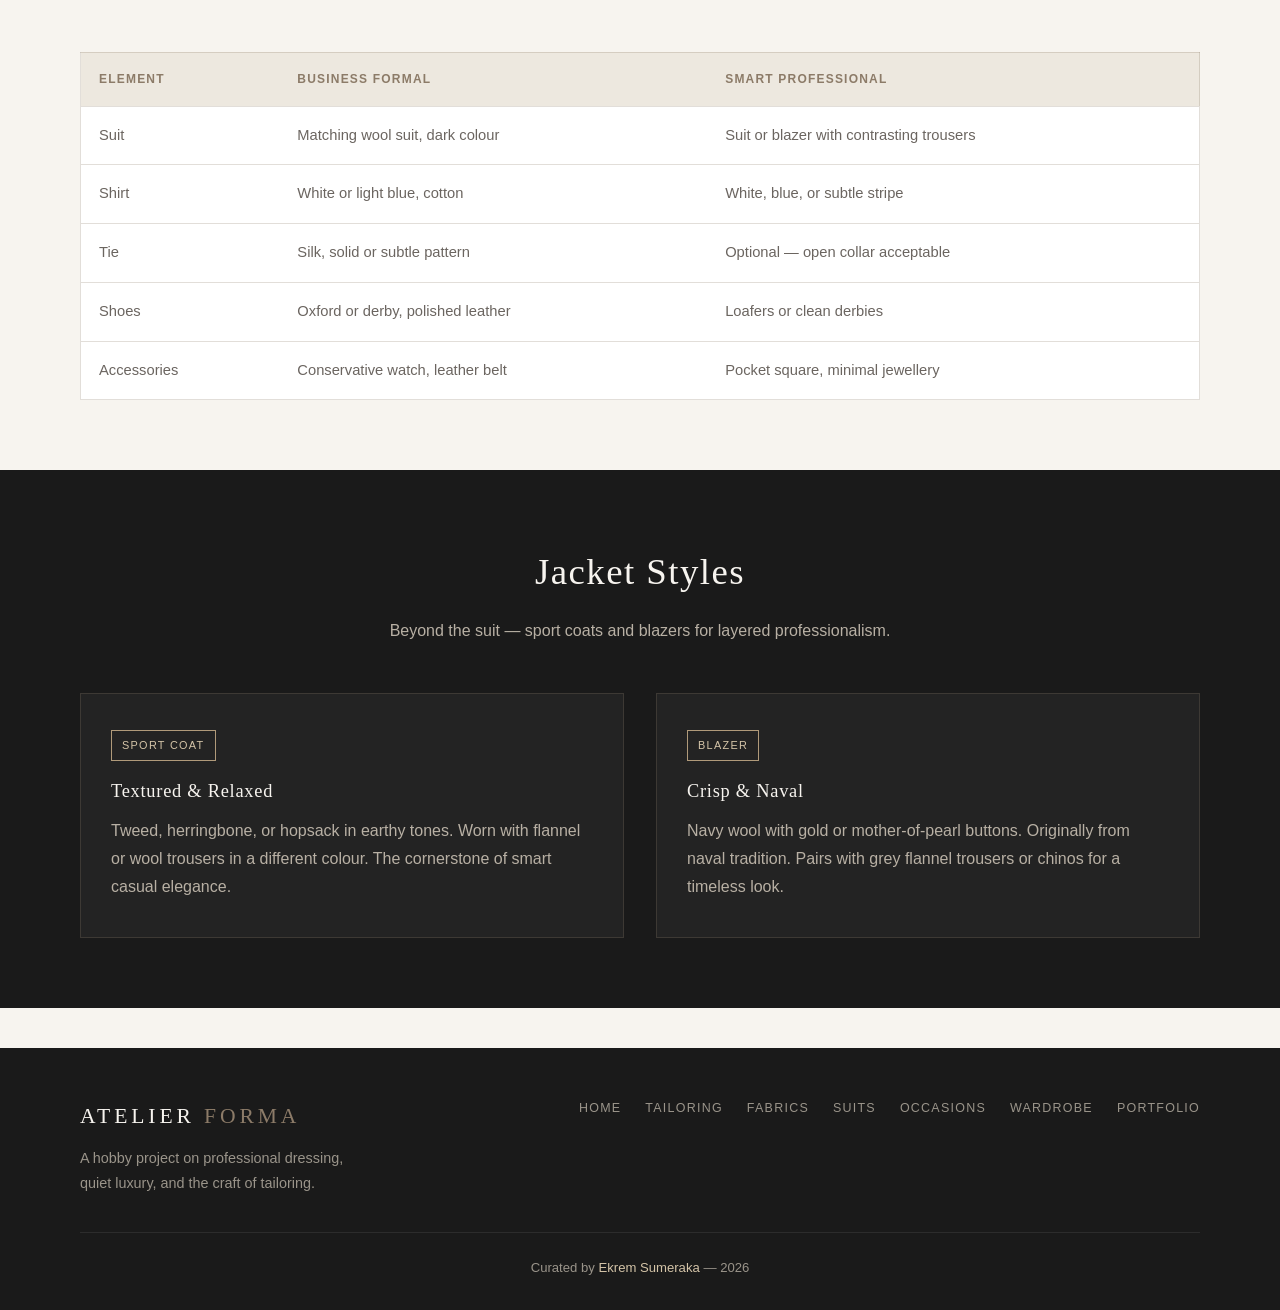
<file: project/suits.html>
<!doctype html>
<html lang="en">
<head>
  <meta charset="UTF-8">
  <meta name="viewport" content="width=device-width, initial-scale=1.0">
  <title>Suits &amp; Jackets | Atelier Forma</title>
  <link rel="stylesheet" href="css/style.css">
</head>
<body>
  <header class="site-header">
    <div class="container header-inner">
      <a class="logo" href="index.html">Atelier <span>Forma</span></a>
      <nav class="nav-desktop">
        <a href="index.html">Home</a>
        <a href="tailoring.html">Tailoring</a>
        <a href="fabrics.html">Fabrics</a>
        <a href="suits.html" class="active">Suits</a>
        <a href="occasions.html">Occasions</a>
        <a href="wardrobe.html">Wardrobe</a>
      </nav>
      <button class="menu-toggle" type="button">Menu</button>
    </div>
    <div class="container nav-mobile">
      <a href="../index.html" class="portfolio-link">&larr; Personal Homepage</a>
      <a href="index.html">Home</a>
      <a href="tailoring.html">Tailoring</a>
      <a href="fabrics.html">Fabrics</a>
      <a href="suits.html" class="active">Suits</a>
      <a href="occasions.html">Occasions</a>
      <a href="wardrobe.html">Wardrobe</a>
    </div>
  </header>

  <main>
    <section class="page-hero">
      <div class="container fade-in">
        <span class="eyebrow">Chapter III</span>
        <h1>Suits &amp; Jackets</h1>
        <p class="lead">The suit is the uniform of professionalism — when cut and coloured with restraint.</p>
      </div>
    </section>

    <section>
      <div class="container">
        <div class="section-title fade-in">
          <h2>The Foundation Three</h2>
          <p>Before expanding, master these three colours. They cover 90% of professional life.</p>
        </div>
        <div class="grid-3">
          <article class="card fade-in">
            <h3>Navy</h3>
            <p>
              The most versatile suit colour. Works morning to evening, pairs with every shirt and
              tie combination. Mid-navy (not too dark, not electric) is the quiet luxury standard.
            </p>
          </article>
          <article class="card fade-in">
            <h3>Charcoal Grey</h3>
            <p>
              Slightly more formal than navy. Ideal for presentations, negotiations, and winter
              months. Medium charcoal flatters most complexions.
            </p>
          </article>
          <article class="card fade-in">
            <h3>Mid-Grey</h3>
            <p>
              The understated choice for spring and summer business. Lighter than charcoal but
              still authoritative. Pair with white or light blue shirts.
            </p>
          </article>
        </div>
      </div>
    </section>

    <section class="section-cream">
      <div class="container split">
        <div class="split-content fade-in">
          <h2>Single vs. Double Breasted</h2>
          <p>
            Single breasted, two-button is the universal business standard. It is versatile,
            easy to layer, and appropriate in nearly every professional setting.
          </p>
          <p>
            Double breasted adds presence and formality. Best reserved for confident dressers
            and occasions where you want to command the room — not for a first interview.
          </p>
          <ul class="elegant-list">
            <li>Single breasted: daily office, client meetings, travel</li>
            <li>Double breasted: formal events, winter, senior leadership</li>
            <li>Blazers: separate jackets for smart casual layering</li>
          </ul>
        </div>
        <div class="split-visual fade-in">
          <p class="inner-text">Navy<br>Charcoal<br>Mid-Grey</p>
        </div>
      </div>
    </section>

    <section>
      <div class="container fade-in">
        <div class="section-title">
          <h2>Business Formal vs. Smart Professional</h2>
        </div>
        <table class="data-table">
          <thead>
            <tr>
              <th>Element</th>
              <th>Business Formal</th>
              <th>Smart Professional</th>
            </tr>
          </thead>
          <tbody>
            <tr>
              <td>Suit</td>
              <td>Matching wool suit, dark colour</td>
              <td>Suit or blazer with contrasting trousers</td>
            </tr>
            <tr>
              <td>Shirt</td>
              <td>White or light blue, cotton</td>
              <td>White, blue, or subtle stripe</td>
            </tr>
            <tr>
              <td>Tie</td>
              <td>Silk, solid or subtle pattern</td>
              <td>Optional — open collar acceptable</td>
            </tr>
            <tr>
              <td>Shoes</td>
              <td>Oxford or derby, polished leather</td>
              <td>Loafers or clean derbies</td>
            </tr>
            <tr>
              <td>Accessories</td>
              <td>Conservative watch, leather belt</td>
              <td>Pocket square, minimal jewellery</td>
            </tr>
          </tbody>
        </table>
      </div>
    </section>

    <section class="section-dark">
      <div class="container">
        <div class="section-title fade-in">
          <h2>Jacket Styles</h2>
          <p>Beyond the suit — sport coats and blazers for layered professionalism.</p>
        </div>
        <div class="grid-2">
          <article class="occasion-card fade-in">
            <span class="tag">Sport Coat</span>
            <h3>Textured &amp; Relaxed</h3>
            <p>
              Tweed, herringbone, or hopsack in earthy tones. Worn with flannel or wool trousers
              in a different colour. The cornerstone of smart casual elegance.
            </p>
          </article>
          <article class="occasion-card fade-in">
            <span class="tag">Blazer</span>
            <h3>Crisp &amp; Naval</h3>
            <p>
              Navy wool with gold or mother-of-pearl buttons. Originally from naval tradition.
              Pairs with grey flannel trousers or chinos for a timeless look.
            </p>
          </article>
        </div>
      </div>
    </section>
  </main>

  <footer class="site-footer">
    <div class="container footer-inner">
      <div class="footer-brand">
        <span class="logo">Atelier <span>Forma</span></span>
        <p>A hobby project on professional dressing, quiet luxury, and the craft of tailoring.</p>
      </div>
      <nav class="footer-nav">
        <a href="index.html">Home</a>
        <a href="tailoring.html">Tailoring</a>
        <a href="fabrics.html">Fabrics</a>
        <a href="suits.html">Suits</a>
        <a href="occasions.html">Occasions</a>
        <a href="wardrobe.html">Wardrobe</a>
        <a href="../index.html">Portfolio</a>
      </nav>
    </div>
    <div class="container footer-bottom">
      <p>Curated by <a href="mailto:20220498@std.neu.edu.tr">Ekrem Sumeraka</a> &mdash; 2026</p>
    </div>
  </footer>

  <script src="js/main.js"></script>
</body>
</html>
</file>
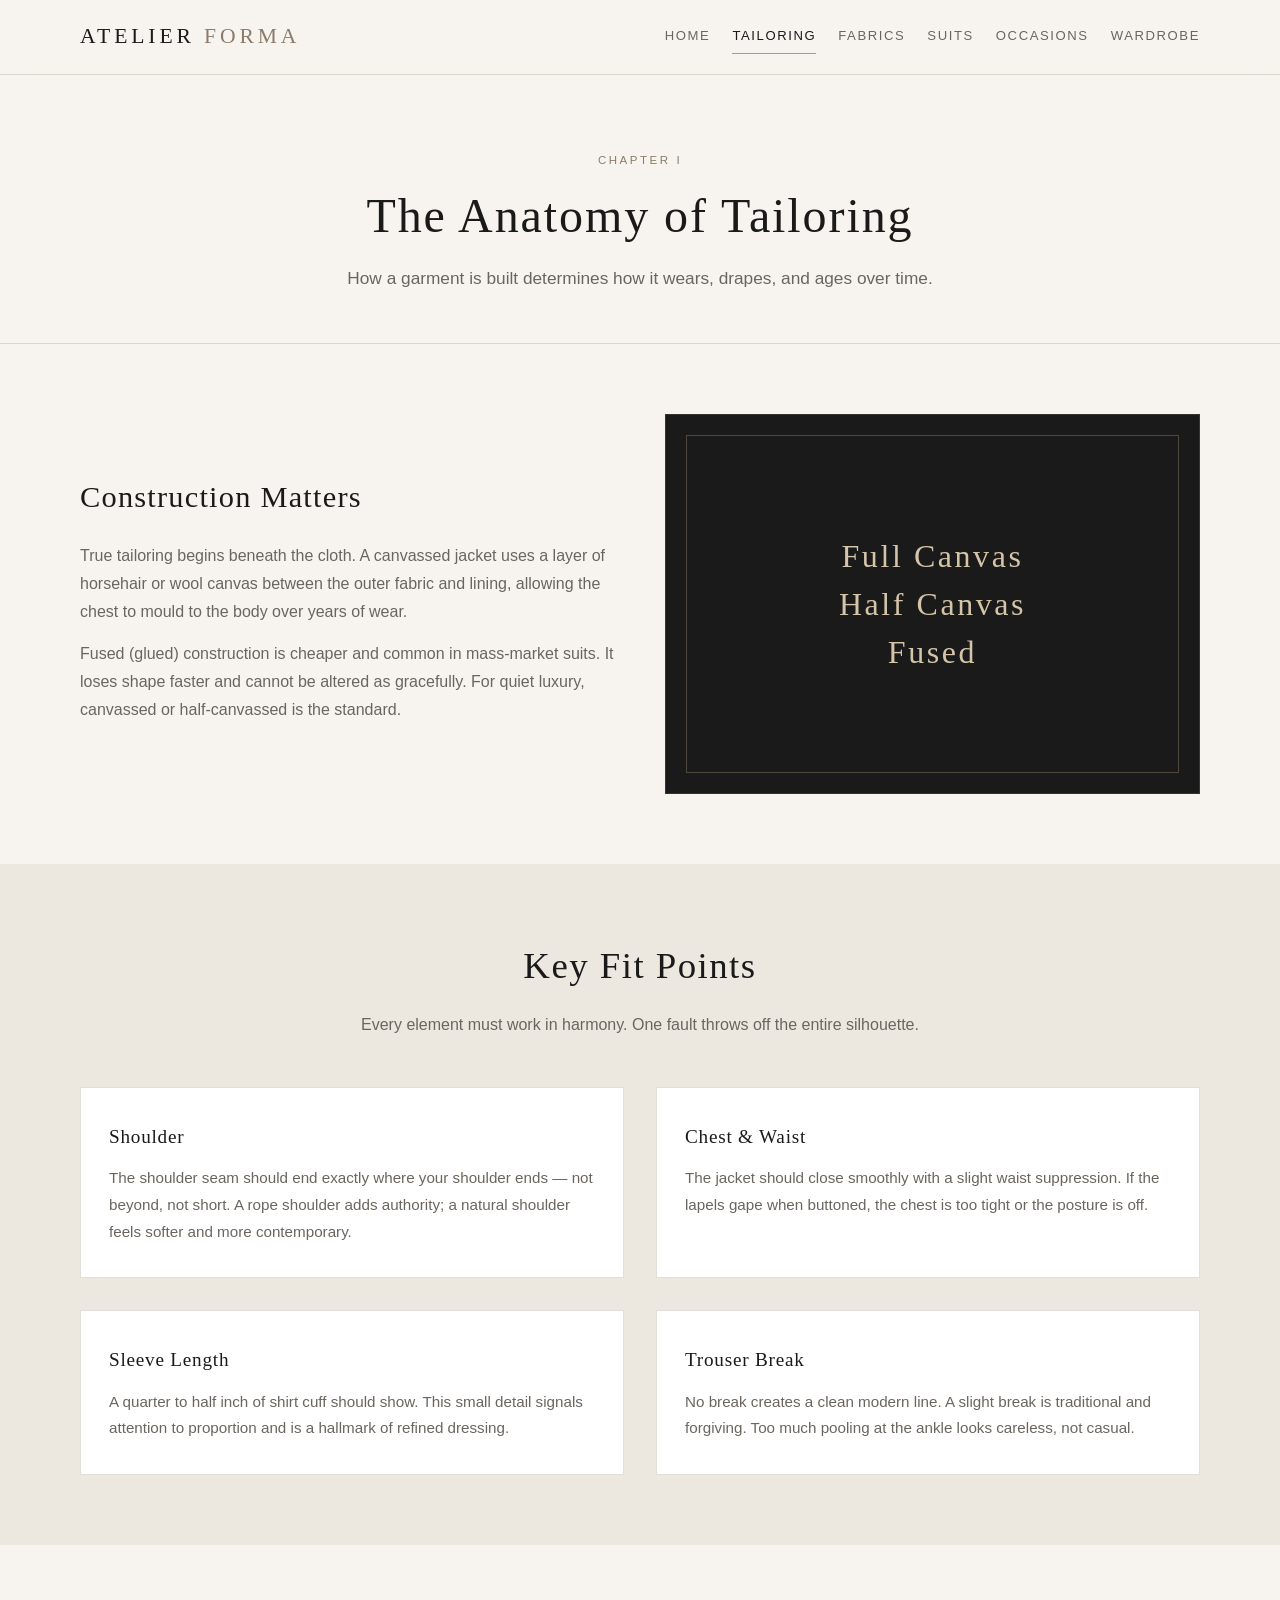
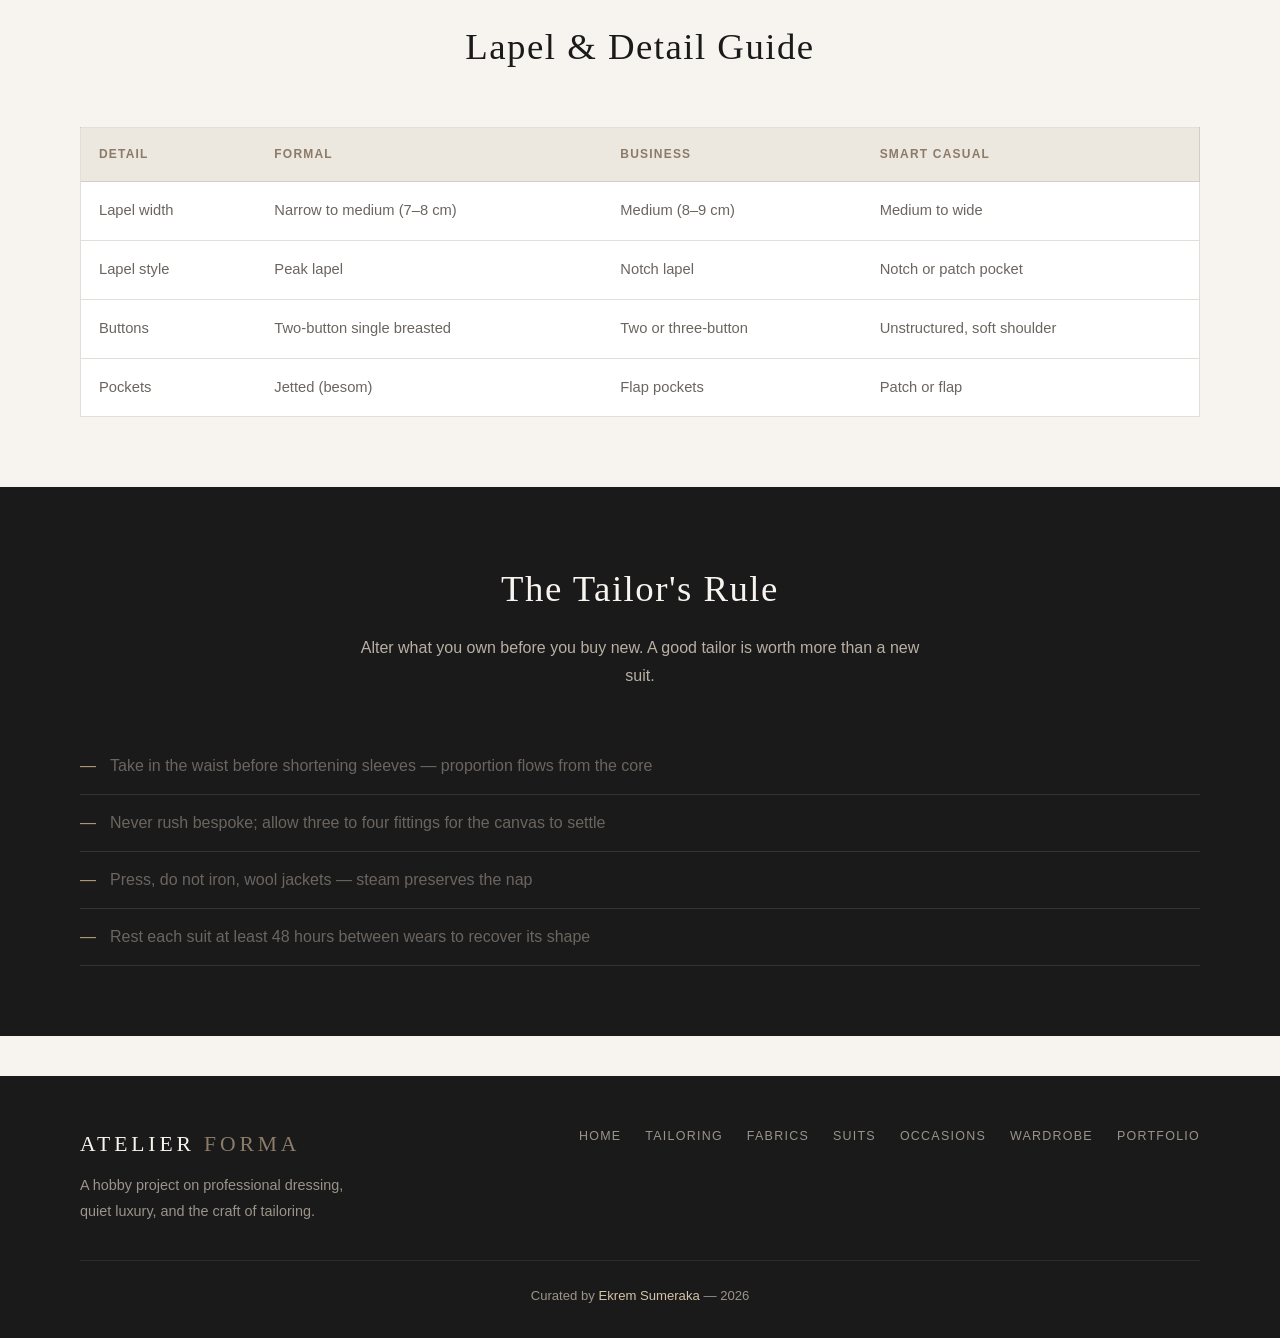
<file: project/tailoring.html>
<!doctype html>
<html lang="en">
<head>
  <meta charset="UTF-8">
  <meta name="viewport" content="width=device-width, initial-scale=1.0">
  <title>Tailoring | Atelier Forma</title>
  <link rel="stylesheet" href="css/style.css">
</head>
<body>
  <header class="site-header">
    <div class="container header-inner">
      <a class="logo" href="index.html">Atelier <span>Forma</span></a>
      <nav class="nav-desktop">
        <a href="index.html">Home</a>
        <a href="tailoring.html" class="active">Tailoring</a>
        <a href="fabrics.html">Fabrics</a>
        <a href="suits.html">Suits</a>
        <a href="occasions.html">Occasions</a>
        <a href="wardrobe.html">Wardrobe</a>
      </nav>
      <button class="menu-toggle" type="button">Menu</button>
    </div>
    <div class="container nav-mobile">
      <a href="../index.html" class="portfolio-link">&larr; Personal Homepage</a>
      <a href="index.html">Home</a>
      <a href="tailoring.html" class="active">Tailoring</a>
      <a href="fabrics.html">Fabrics</a>
      <a href="suits.html">Suits</a>
      <a href="occasions.html">Occasions</a>
      <a href="wardrobe.html">Wardrobe</a>
    </div>
  </header>

  <main>
    <section class="page-hero">
      <div class="container fade-in">
        <span class="eyebrow">Chapter I</span>
        <h1>The Anatomy of Tailoring</h1>
        <p class="lead">How a garment is built determines how it wears, drapes, and ages over time.</p>
      </div>
    </section>

    <section>
      <div class="container split">
        <div class="split-content fade-in">
          <h2>Construction Matters</h2>
          <p>
            True tailoring begins beneath the cloth. A canvassed jacket uses a layer of horsehair
            or wool canvas between the outer fabric and lining, allowing the chest to mould to the
            body over years of wear.
          </p>
          <p>
            Fused (glued) construction is cheaper and common in mass-market suits. It loses shape
            faster and cannot be altered as gracefully. For quiet luxury, canvassed or half-canvassed
            is the standard.
          </p>
        </div>
        <div class="split-visual fade-in">
          <p class="inner-text">Full Canvas<br>Half Canvas<br>Fused</p>
        </div>
      </div>
    </section>

    <section class="section-cream">
      <div class="container">
        <div class="section-title fade-in">
          <h2>Key Fit Points</h2>
          <p>Every element must work in harmony. One fault throws off the entire silhouette.</p>
        </div>
        <div class="grid-2">
          <article class="card fade-in">
            <h3>Shoulder</h3>
            <p>
              The shoulder seam should end exactly where your shoulder ends — not beyond, not short.
              A rope shoulder adds authority; a natural shoulder feels softer and more contemporary.
            </p>
          </article>
          <article class="card fade-in">
            <h3>Chest &amp; Waist</h3>
            <p>
              The jacket should close smoothly with a slight waist suppression. If the lapels gape
              when buttoned, the chest is too tight or the posture is off.
            </p>
          </article>
          <article class="card fade-in">
            <h3>Sleeve Length</h3>
            <p>
              A quarter to half inch of shirt cuff should show. This small detail signals attention
              to proportion and is a hallmark of refined dressing.
            </p>
          </article>
          <article class="card fade-in">
            <h3>Trouser Break</h3>
            <p>
              No break creates a clean modern line. A slight break is traditional and forgiving.
              Too much pooling at the ankle looks careless, not casual.
            </p>
          </article>
        </div>
      </div>
    </section>

    <section>
      <div class="container fade-in">
        <div class="section-title">
          <h2>Lapel &amp; Detail Guide</h2>
        </div>
        <table class="data-table">
          <thead>
            <tr>
              <th>Detail</th>
              <th>Formal</th>
              <th>Business</th>
              <th>Smart Casual</th>
            </tr>
          </thead>
          <tbody>
            <tr>
              <td>Lapel width</td>
              <td>Narrow to medium (7–8 cm)</td>
              <td>Medium (8–9 cm)</td>
              <td>Medium to wide</td>
            </tr>
            <tr>
              <td>Lapel style</td>
              <td>Peak lapel</td>
              <td>Notch lapel</td>
              <td>Notch or patch pocket</td>
            </tr>
            <tr>
              <td>Buttons</td>
              <td>Two-button single breasted</td>
              <td>Two or three-button</td>
              <td>Unstructured, soft shoulder</td>
            </tr>
            <tr>
              <td>Pockets</td>
              <td>Jetted (besom)</td>
              <td>Flap pockets</td>
              <td>Patch or flap</td>
            </tr>
          </tbody>
        </table>
      </div>
    </section>

    <section class="section-dark">
      <div class="container fade-in">
        <div class="section-title">
          <h2>The Tailor's Rule</h2>
          <p>Alter what you own before you buy new. A good tailor is worth more than a new suit.</p>
        </div>
        <ul class="elegant-list">
          <li>Take in the waist before shortening sleeves — proportion flows from the core</li>
          <li>Never rush bespoke; allow three to four fittings for the canvas to settle</li>
          <li>Press, do not iron, wool jackets — steam preserves the nap</li>
          <li>Rest each suit at least 48 hours between wears to recover its shape</li>
        </ul>
      </div>
    </section>
  </main>

  <footer class="site-footer">
    <div class="container footer-inner">
      <div class="footer-brand">
        <span class="logo">Atelier <span>Forma</span></span>
        <p>A hobby project on professional dressing, quiet luxury, and the craft of tailoring.</p>
      </div>
      <nav class="footer-nav">
        <a href="index.html">Home</a>
        <a href="tailoring.html">Tailoring</a>
        <a href="fabrics.html">Fabrics</a>
        <a href="suits.html">Suits</a>
        <a href="occasions.html">Occasions</a>
        <a href="wardrobe.html">Wardrobe</a>
        <a href="../index.html">Portfolio</a>
      </nav>
    </div>
    <div class="container footer-bottom">
      <p>Curated by <a href="mailto:20220498@std.neu.edu.tr">Ekrem Sumeraka</a> &mdash; 2026</p>
    </div>
  </footer>

  <script src="js/main.js"></script>
</body>
</html>
</file>
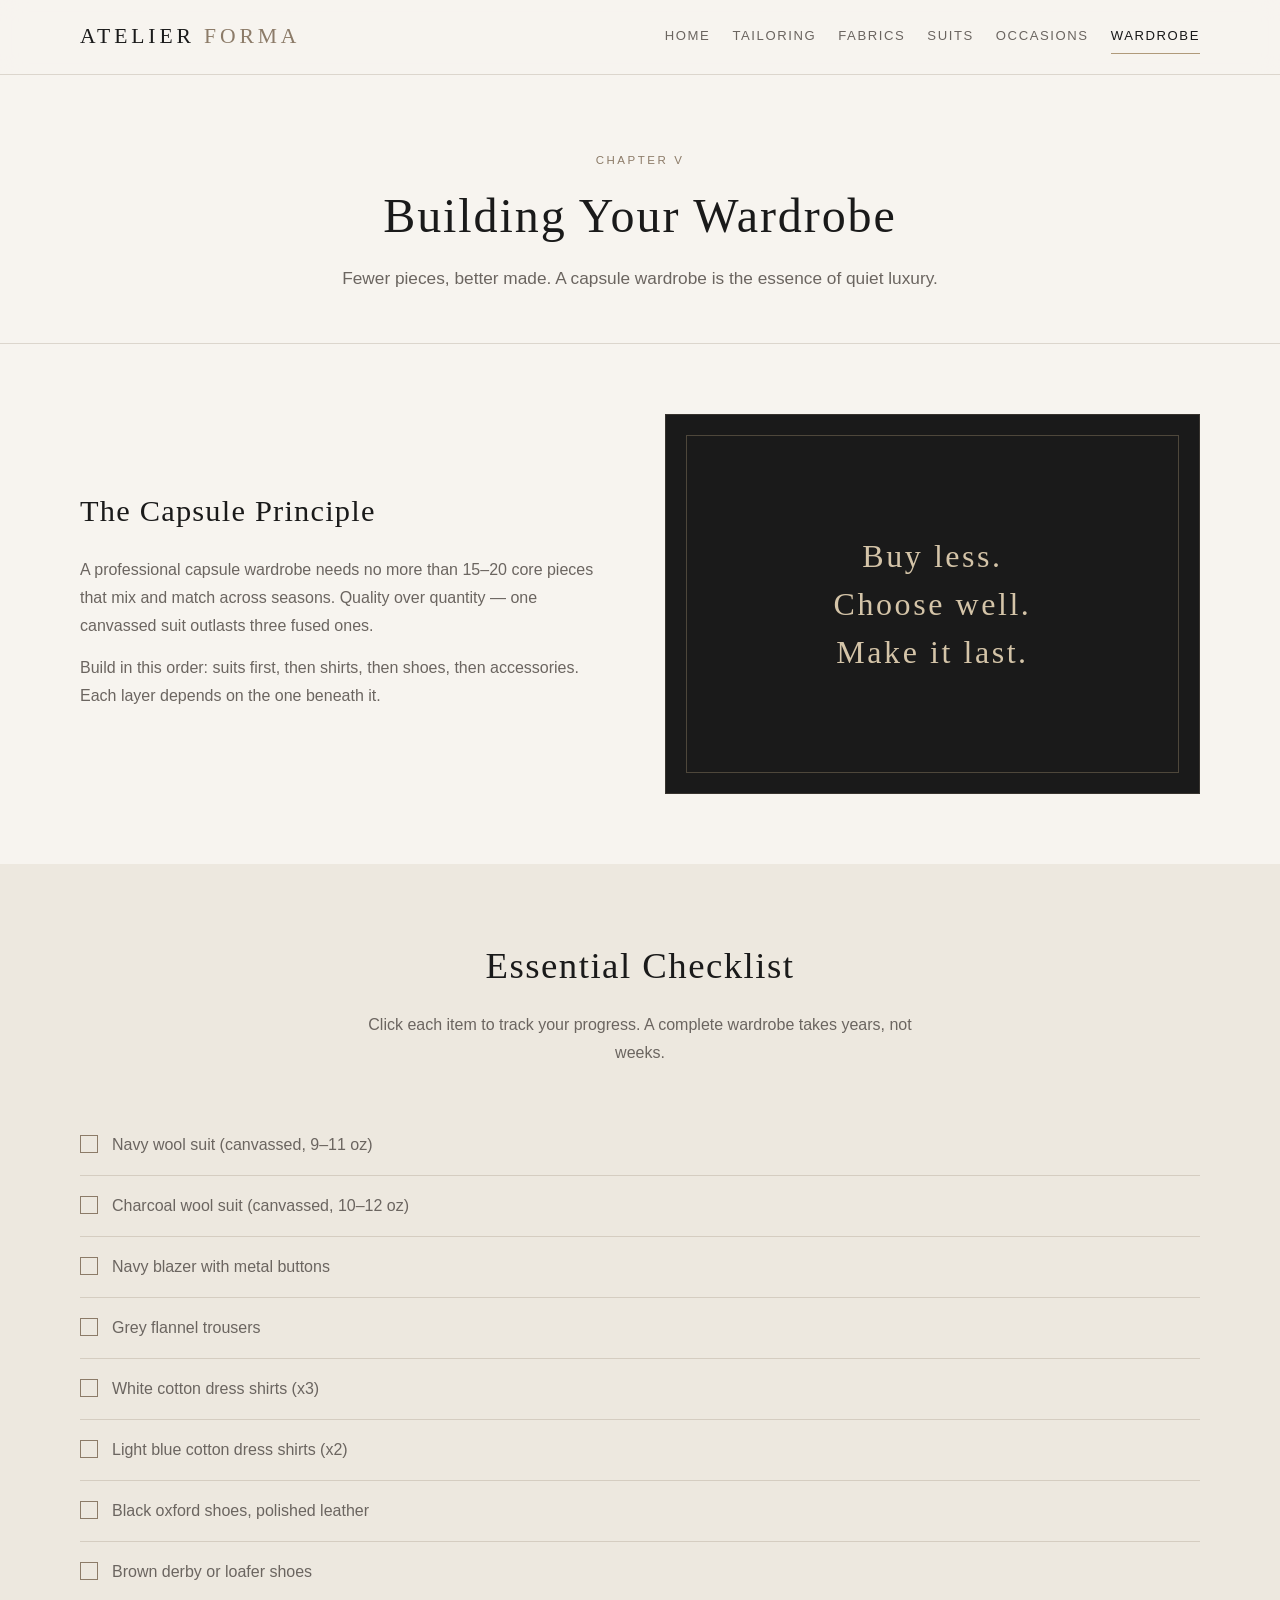
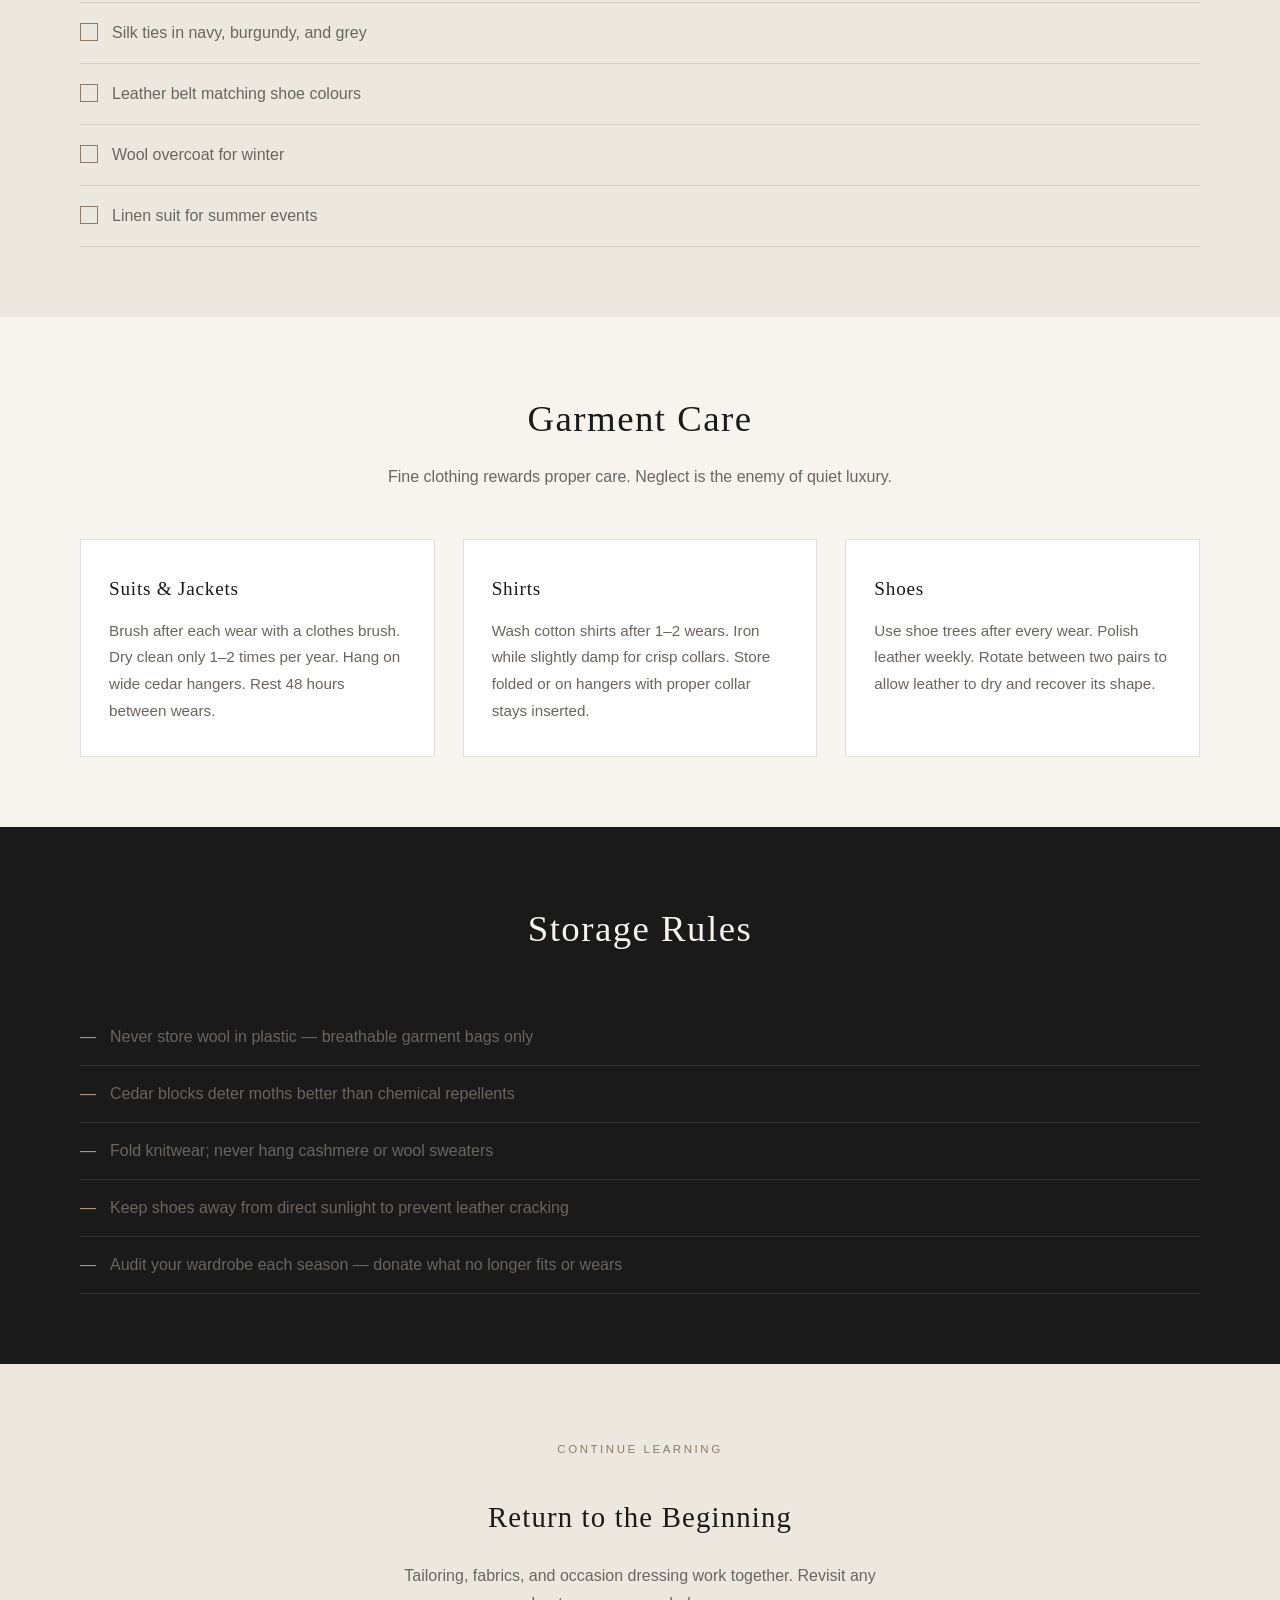
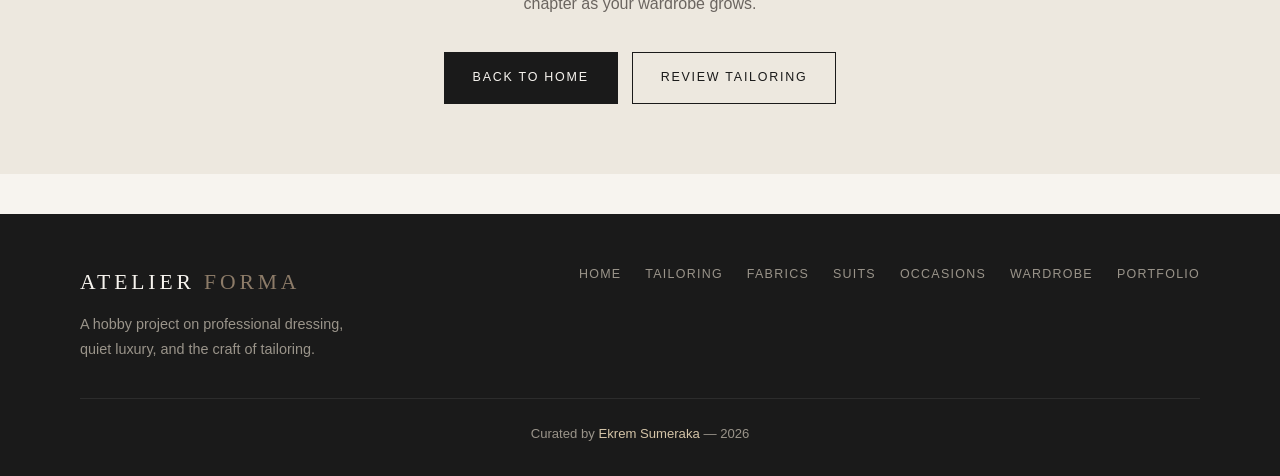
<file: project/wardrobe.html>
<!doctype html>
<html lang="en">
<head>
  <meta charset="UTF-8">
  <meta name="viewport" content="width=device-width, initial-scale=1.0">
  <title>Wardrobe | Atelier Forma</title>
  <link rel="stylesheet" href="css/style.css">
</head>
<body>
  <header class="site-header">
    <div class="container header-inner">
      <a class="logo" href="index.html">Atelier <span>Forma</span></a>
      <nav class="nav-desktop">
        <a href="index.html">Home</a>
        <a href="tailoring.html">Tailoring</a>
        <a href="fabrics.html">Fabrics</a>
        <a href="suits.html">Suits</a>
        <a href="occasions.html">Occasions</a>
        <a href="wardrobe.html" class="active">Wardrobe</a>
      </nav>
      <button class="menu-toggle" type="button">Menu</button>
    </div>
    <div class="container nav-mobile">
      <a href="../index.html" class="portfolio-link">&larr; Personal Homepage</a>
      <a href="index.html">Home</a>
      <a href="tailoring.html">Tailoring</a>
      <a href="fabrics.html">Fabrics</a>
      <a href="suits.html">Suits</a>
      <a href="occasions.html">Occasions</a>
      <a href="wardrobe.html" class="active">Wardrobe</a>
    </div>
  </header>

  <main>
    <section class="page-hero">
      <div class="container fade-in">
        <span class="eyebrow">Chapter V</span>
        <h1>Building Your Wardrobe</h1>
        <p class="lead">Fewer pieces, better made. A capsule wardrobe is the essence of quiet luxury.</p>
      </div>
    </section>

    <section>
      <div class="container split">
        <div class="split-content fade-in">
          <h2>The Capsule Principle</h2>
          <p>
            A professional capsule wardrobe needs no more than 15–20 core pieces that mix and
            match across seasons. Quality over quantity — one canvassed suit outlasts three fused ones.
          </p>
          <p>
            Build in this order: suits first, then shirts, then shoes, then accessories. Each layer
            depends on the one beneath it.
          </p>
        </div>
        <div class="split-visual fade-in">
          <p class="inner-text">Buy less.<br>Choose well.<br>Make it last.</p>
        </div>
      </div>
    </section>

    <section class="section-cream">
      <div class="container">
        <div class="section-title fade-in">
          <h2>Essential Checklist</h2>
          <p>Click each item to track your progress. A complete wardrobe takes years, not weeks.</p>
        </div>
        <ul class="checklist fade-in">
          <li><span class="box"></span> Navy wool suit (canvassed, 9–11 oz)</li>
          <li><span class="box"></span> Charcoal wool suit (canvassed, 10–12 oz)</li>
          <li><span class="box"></span> Navy blazer with metal buttons</li>
          <li><span class="box"></span> Grey flannel trousers</li>
          <li><span class="box"></span> White cotton dress shirts (x3)</li>
          <li><span class="box"></span> Light blue cotton dress shirts (x2)</li>
          <li><span class="box"></span> Black oxford shoes, polished leather</li>
          <li><span class="box"></span> Brown derby or loafer shoes</li>
          <li><span class="box"></span> Silk ties in navy, burgundy, and grey</li>
          <li><span class="box"></span> Leather belt matching shoe colours</li>
          <li><span class="box"></span> Wool overcoat for winter</li>
          <li><span class="box"></span> Linen suit for summer events</li>
        </ul>
      </div>
    </section>

    <section>
      <div class="container">
        <div class="section-title fade-in">
          <h2>Garment Care</h2>
          <p>Fine clothing rewards proper care. Neglect is the enemy of quiet luxury.</p>
        </div>
        <div class="grid-3">
          <article class="card fade-in">
            <h3>Suits &amp; Jackets</h3>
            <p>
              Brush after each wear with a clothes brush. Dry clean only 1–2 times per year.
              Hang on wide cedar hangers. Rest 48 hours between wears.
            </p>
          </article>
          <article class="card fade-in">
            <h3>Shirts</h3>
            <p>
              Wash cotton shirts after 1–2 wears. Iron while slightly damp for crisp collars.
              Store folded or on hangers with proper collar stays inserted.
            </p>
          </article>
          <article class="card fade-in">
            <h3>Shoes</h3>
            <p>
              Use shoe trees after every wear. Polish leather weekly. Rotate between two pairs
              to allow leather to dry and recover its shape.
            </p>
          </article>
        </div>
      </div>
    </section>

    <section class="section-dark">
      <div class="container fade-in">
        <div class="section-title">
          <h2>Storage Rules</h2>
        </div>
        <ul class="elegant-list">
          <li>Never store wool in plastic — breathable garment bags only</li>
          <li>Cedar blocks deter moths better than chemical repellents</li>
          <li>Fold knitwear; never hang cashmere or wool sweaters</li>
          <li>Keep shoes away from direct sunlight to prevent leather cracking</li>
          <li>Audit your wardrobe each season — donate what no longer fits or wears</li>
        </ul>
      </div>
    </section>

    <section class="section-cream">
      <div class="container fade-in" style="text-align:center;">
        <span class="eyebrow">Continue Learning</span>
        <h2 style="font-family:Georgia,serif; font-size:1.8rem; margin:14px 0 20px; color:var(--charcoal);">
          Return to the Beginning
        </h2>
        <p style="color:var(--muted); max-width:500px; margin:0 auto 28px;">
          Tailoring, fabrics, and occasion dressing work together. Revisit any chapter as your wardrobe grows.
        </p>
        <div class="hero-cta">
          <a class="btn btn-primary" href="index.html">Back to Home</a>
          <a class="btn btn-outline" href="tailoring.html">Review Tailoring</a>
        </div>
      </div>
    </section>
  </main>

  <footer class="site-footer">
    <div class="container footer-inner">
      <div class="footer-brand">
        <span class="logo">Atelier <span>Forma</span></span>
        <p>A hobby project on professional dressing, quiet luxury, and the craft of tailoring.</p>
      </div>
      <nav class="footer-nav">
        <a href="index.html">Home</a>
        <a href="tailoring.html">Tailoring</a>
        <a href="fabrics.html">Fabrics</a>
        <a href="suits.html">Suits</a>
        <a href="occasions.html">Occasions</a>
        <a href="wardrobe.html">Wardrobe</a>
        <a href="../index.html">Portfolio</a>
      </nav>
    </div>
    <div class="container footer-bottom">
      <p>Curated by <a href="mailto:20220498@std.neu.edu.tr">Ekrem Sumeraka</a> &mdash; 2026</p>
    </div>
  </footer>

  <script src="js/main.js"></script>
</body>
</html>
</file>
<file: project/css/style.css>
:root {
  --ivory: #f7f4ef;
  --cream: #ede8df;
  --charcoal: #1a1a1a;
  --graphite: #2e2e2e;
  --muted: #6b6560;
  --taupe: #8c7b68;
  --gold: #b09a7a;
  --gold-light: #d4c4a8;
  --border: rgba(140, 123, 104, 0.25);
  --shadow: 0 20px 60px rgba(26, 26, 26, 0.08);
  --transition: 0.35s ease;
}

* {
  box-sizing: border-box;
  margin: 0;
  padding: 0;
}

html {
  scroll-behavior: smooth;
}

body {
  font-family: "Segoe UI", Tahoma, Geneva, Verdana, sans-serif;
  color: var(--graphite);
  background-color: var(--ivory);
  line-height: 1.75;
  font-size: 1rem;
}

h1,
h2,
h3,
.logo {
  font-family: Georgia, "Times New Roman", serif;
  font-weight: 400;
  letter-spacing: 0.04em;
}

a {
  color: inherit;
  text-decoration: none;
}

img {
  max-width: 100%;
  display: block;
}

.container {
  width: min(1120px, 90%);
  margin: 0 auto;
}

/* Header */
.site-header {
  position: sticky;
  top: 0;
  z-index: 100;
  background: rgba(247, 244, 239, 0.92);
  backdrop-filter: blur(12px);
  border-bottom: 1px solid var(--border);
}

.header-inner {
  display: flex;
  align-items: center;
  justify-content: space-between;
  gap: 20px;
  padding: 18px 0;
}

.logo {
  font-size: 1.35rem;
  color: var(--charcoal);
  text-transform: uppercase;
  letter-spacing: 0.18em;
}

.logo span {
  color: var(--taupe);
}

.nav-desktop {
  display: flex;
  flex-wrap: wrap;
  gap: 6px 22px;
}

.nav-desktop a {
  font-size: 0.82rem;
  text-transform: uppercase;
  letter-spacing: 0.12em;
  color: var(--muted);
  transition: color var(--transition);
  position: relative;
}

.nav-desktop a:hover,
.nav-desktop a.active {
  color: var(--charcoal);
}

.nav-desktop a.active::after {
  content: "";
  position: absolute;
  left: 0;
  bottom: -6px;
  width: 100%;
  height: 1px;
  background: var(--gold);
}

.menu-toggle {
  display: none;
  background: none;
  border: 1px solid var(--border);
  color: var(--charcoal);
  padding: 8px 14px;
  font-size: 0.78rem;
  text-transform: uppercase;
  letter-spacing: 0.1em;
  cursor: pointer;
}

.nav-mobile {
  display: none;
  flex-direction: column;
  gap: 12px;
  padding: 0 0 18px;
}

.nav-mobile.open {
  display: flex;
}

.nav-mobile a {
  font-size: 0.85rem;
  text-transform: uppercase;
  letter-spacing: 0.1em;
  color: var(--muted);
}

.nav-mobile a:hover,
.nav-mobile a.active {
  color: var(--charcoal);
}

/* Hero */
.hero {
  padding: 90px 0 70px;
  text-align: center;
}

.hero-dark {
  background: var(--charcoal);
  color: var(--cream);
  padding: 100px 0 80px;
}

.hero-banner {
  background: var(--charcoal);
  color: var(--cream);
  overflow: hidden;
}

.hero-banner-inner {
  display: grid;
  grid-template-columns: minmax(300px, 1fr) minmax(360px, 1.15fr);
  min-height: clamp(480px, 50vw, 560px);
  max-width: 1200px;
  margin: 0 auto;
}

.hero-banner-copy {
  display: flex;
  flex-direction: column;
  justify-content: center;
  padding: 48px clamp(20px, 4vw, 48px);
  text-align: left;
}

.hero-banner-photo {
  position: relative;
  min-height: 400px;
  background: var(--charcoal);
}

.hero-banner-photo::before {
  content: "";
  position: absolute;
  inset: 0;
  background: linear-gradient(to right, var(--charcoal) 0%, transparent 28%);
  z-index: 1;
  pointer-events: none;
}

.hero-banner-photo img {
  width: 100%;
  height: 100%;
  object-fit: cover;
  object-position: 88% 12%;
  display: block;
}

.hero-banner .eyebrow {
  color: var(--gold-light);
}

.hero-banner h1 {
  color: var(--ivory);
  max-width: 520px;
}

.hero-banner .lead {
  color: #c8c0b4;
  margin: 0;
  max-width: 460px;
}

.hero-banner .hero-cta {
  justify-content: flex-start;
}

.hero-banner .btn-primary {
  background: var(--gold-light);
  color: var(--charcoal);
  border-color: var(--gold-light);
}

.hero-banner .btn-primary:hover {
  background: var(--ivory);
  border-color: var(--ivory);
}

.hero-banner .btn-outline {
  border-color: var(--gold-light);
  color: var(--gold-light);
}

.hero-banner .btn-outline:hover {
  background: var(--gold-light);
  color: var(--charcoal);
}

.hero-dark p {
  color: #c8c0b4;
}

.eyebrow {
  display: inline-block;
  font-size: 0.72rem;
  text-transform: uppercase;
  letter-spacing: 0.22em;
  color: var(--taupe);
  margin-bottom: 18px;
}

.hero-dark .eyebrow {
  color: var(--gold-light);
}

h1 {
  font-size: clamp(2.2rem, 5vw, 3.6rem);
  line-height: 1.15;
  margin-bottom: 20px;
  color: var(--charcoal);
}

.hero-dark h1 {
  color: var(--ivory);
}

.lead {
  max-width: 620px;
  margin: 0 auto;
  font-size: 1.08rem;
  color: var(--muted);
}

.hero-cta {
  display: flex;
  flex-wrap: wrap;
  justify-content: center;
  gap: 14px;
  margin-top: 34px;
}

.btn {
  display: inline-block;
  padding: 14px 28px;
  font-size: 0.78rem;
  text-transform: uppercase;
  letter-spacing: 0.14em;
  border: 1px solid var(--charcoal);
  transition: background var(--transition), color var(--transition);
}

.btn-primary {
  background: var(--charcoal);
  color: var(--ivory);
}

.btn-primary:hover {
  background: var(--taupe);
  border-color: var(--taupe);
}

.btn-outline {
  background: transparent;
  color: var(--charcoal);
}

.btn-outline:hover {
  background: var(--charcoal);
  color: var(--ivory);
}

.hero-dark .btn-outline {
  border-color: var(--gold-light);
  color: var(--gold-light);
}

.hero-dark .btn-outline:hover {
  background: var(--gold-light);
  color: var(--charcoal);
}

/* Sections */
section {
  padding: 70px 0;
}

.section-title {
  text-align: center;
  margin-bottom: 48px;
}

.section-title h2 {
  font-size: clamp(1.6rem, 3vw, 2.3rem);
  color: var(--charcoal);
  margin-bottom: 12px;
}

.section-title p {
  color: var(--muted);
  max-width: 560px;
  margin: 0 auto;
}

.section-dark {
  background: var(--charcoal);
  color: var(--cream);
}

.section-dark .section-title h2,
.section-dark h3 {
  color: var(--ivory);
}

.section-dark p,
.section-dark li {
  color: #b8b0a4;
}

.section-cream {
  background: var(--cream);
}

/* Cards */
.grid-3 {
  display: grid;
  grid-template-columns: repeat(3, 1fr);
  gap: 28px;
}

.grid-2 {
  display: grid;
  grid-template-columns: repeat(2, 1fr);
  gap: 32px;
}

.card {
  background: #fff;
  border: 1px solid var(--border);
  padding: 32px 28px;
  transition: transform var(--transition), box-shadow var(--transition);
}

.card:hover {
  transform: translateY(-4px);
  box-shadow: var(--shadow);
}

.card-number {
  font-family: Georgia, serif;
  font-size: 2.4rem;
  color: var(--gold);
  line-height: 1;
  margin-bottom: 14px;
}

.card h3 {
  font-size: 1.2rem;
  margin-bottom: 12px;
  color: var(--charcoal);
}

.card p {
  color: var(--muted);
  font-size: 0.95rem;
}

/* Fabric swatches */
.fabric-grid {
  display: grid;
  grid-template-columns: repeat(auto-fit, minmax(240px, 1fr));
  gap: 24px;
}

.fabric-item {
  border: 1px solid var(--border);
  overflow: hidden;
  background: #fff;
}

.fabric-swatch {
  height: 120px;
}

.swatch-wool { background: linear-gradient(135deg, #3d3d3d, #5a5a5a); }
.swatch-cotton { background: linear-gradient(135deg, #e8e4dc, #d8d2c8); }
.swatch-linen { background: linear-gradient(135deg, #d9cdb8, #c4b49a); }
.swatch-silk { background: linear-gradient(135deg, #1a1a2e, #2d2d44); }
.swatch-cashmere { background: linear-gradient(135deg, #8b7d6b, #a89888); }
.swatch-tweed { background: linear-gradient(135deg, #4a4035, #6b5d4d); }

.fabric-body {
  padding: 22px;
}

.fabric-body h3 {
  font-size: 1.1rem;
  margin-bottom: 8px;
}

.fabric-meta {
  font-size: 0.78rem;
  text-transform: uppercase;
  letter-spacing: 0.1em;
  color: var(--taupe);
  margin-bottom: 10px;
}

/* Split layout */
.split {
  display: grid;
  grid-template-columns: 1fr 1fr;
  gap: 50px;
  align-items: center;
}

.split-visual {
  min-height: 380px;
  background: var(--charcoal);
  border: 1px solid var(--border);
  display: flex;
  align-items: center;
  justify-content: center;
  padding: 40px;
  position: relative;
  overflow: hidden;
}

.split-visual::before {
  content: "";
  position: absolute;
  inset: 20px;
  border: 1px solid rgba(176, 154, 122, 0.35);
}

.split-visual .inner-text {
  font-family: Georgia, serif;
  font-size: clamp(1.4rem, 3vw, 2rem);
  color: var(--gold-light);
  text-align: center;
  letter-spacing: 0.08em;
  line-height: 1.5;
  position: relative;
  z-index: 1;
}

.split-content h2 {
  font-size: 1.9rem;
  margin-bottom: 18px;
  color: var(--charcoal);
}

.split-content p {
  color: var(--muted);
  margin-bottom: 14px;
}

/* Lists */
.elegant-list {
  list-style: none;
  margin-top: 20px;
}

.elegant-list li {
  padding: 14px 0;
  border-bottom: 1px solid var(--border);
  color: var(--muted);
  display: flex;
  gap: 14px;
}

.elegant-list li::before {
  content: "—";
  color: var(--gold);
  flex-shrink: 0;
}

/* Table */
.data-table {
  width: 100%;
  border-collapse: collapse;
  background: #fff;
  border: 1px solid var(--border);
}

.data-table th,
.data-table td {
  padding: 16px 18px;
  text-align: left;
  border-bottom: 1px solid var(--border);
  font-size: 0.92rem;
}

.data-table th {
  background: var(--cream);
  font-size: 0.75rem;
  text-transform: uppercase;
  letter-spacing: 0.1em;
  color: var(--taupe);
  font-weight: 600;
}

.data-table td {
  color: var(--muted);
}

/* Occasion cards */
.occasion-card {
  padding: 36px 30px;
  border: 1px solid var(--border);
  background: rgba(255, 255, 255, 0.04);
}

.occasion-card h3 {
  font-size: 1.15rem;
  margin-bottom: 10px;
}

.tag {
  display: inline-block;
  font-size: 0.68rem;
  text-transform: uppercase;
  letter-spacing: 0.12em;
  padding: 5px 10px;
  border: 1px solid var(--gold);
  color: var(--gold-light);
  margin-bottom: 14px;
}

/* Wardrobe checklist */
.checklist {
  list-style: none;
}

.checklist li {
  display: flex;
  align-items: flex-start;
  gap: 14px;
  padding: 16px 0;
  border-bottom: 1px solid var(--border);
  color: var(--muted);
  cursor: pointer;
  user-select: none;
}

.checklist .box {
  width: 18px;
  height: 18px;
  border: 1px solid var(--taupe);
  flex-shrink: 0;
  margin-top: 4px;
  display: flex;
  align-items: center;
  justify-content: center;
  font-size: 0.7rem;
  color: var(--ivory);
  transition: background var(--transition);
}

.checklist li.checked .box {
  background: var(--charcoal);
  border-color: var(--charcoal);
}

.checklist li.checked {
  color: var(--charcoal);
  text-decoration: line-through;
  text-decoration-color: var(--gold);
}

/* Quote */
.quote-block {
  text-align: center;
  max-width: 700px;
  margin: 0 auto;
  padding: 50px 30px;
  border-top: 1px solid var(--border);
  border-bottom: 1px solid var(--border);
}

.quote-block p {
  font-family: Georgia, serif;
  font-size: clamp(1.2rem, 2.5vw, 1.7rem);
  color: var(--charcoal);
  line-height: 1.6;
  font-style: italic;
}

.quote-block cite {
  display: block;
  margin-top: 18px;
  font-size: 0.78rem;
  text-transform: uppercase;
  letter-spacing: 0.14em;
  color: var(--taupe);
  font-style: normal;
}

/* Footer */
.site-footer {
  background: var(--charcoal);
  color: #9a948a;
  padding: 50px 0 30px;
  margin-top: 40px;
}

.footer-inner {
  display: flex;
  flex-wrap: wrap;
  justify-content: space-between;
  gap: 30px;
  align-items: flex-start;
}

.footer-brand .logo {
  color: var(--ivory);
  margin-bottom: 10px;
  display: block;
}

.footer-brand p {
  font-size: 0.9rem;
  max-width: 280px;
}

.footer-nav {
  display: flex;
  flex-wrap: wrap;
  gap: 10px 24px;
}

.footer-nav a {
  font-size: 0.78rem;
  text-transform: uppercase;
  letter-spacing: 0.1em;
  color: #9a948a;
  transition: color var(--transition);
}

.footer-nav a:hover {
  color: var(--gold-light);
}

.footer-bottom {
  margin-top: 36px;
  padding-top: 24px;
  border-top: 1px solid rgba(255, 255, 255, 0.08);
  font-size: 0.82rem;
  text-align: center;
}

.footer-bottom a {
  color: var(--gold-light);
}

/* Fade in */
.fade-in {
  opacity: 0;
  transform: translateY(24px);
  transition: opacity 0.7s ease, transform 0.7s ease;
}

.fade-in.visible {
  opacity: 1;
  transform: translateY(0);
}

/* Page header (inner pages) */
.page-hero {
  padding: 70px 0 50px;
  text-align: center;
  border-bottom: 1px solid var(--border);
}

.page-hero h1 {
  font-size: clamp(2rem, 4vw, 3rem);
}

/* Back to portfolio */
.portfolio-link {
  display: inline-block;
  margin-bottom: 0;
  font-size: 0.72rem;
  text-transform: uppercase;
  letter-spacing: 0.14em;
  color: var(--muted);
  padding: 6px 0;
}

.portfolio-link:hover {
  color: var(--charcoal);
}

/* Responsive */
@media (max-width: 900px) {
  .grid-3,
  .grid-2,
  .split {
    grid-template-columns: 1fr;
  }

  .split-visual {
    min-height: 260px;
  }
}

@media (max-width: 720px) {
  .nav-desktop {
    display: none;
  }

  .menu-toggle {
    display: block;
  }

  .hero {
    padding: 60px 0 50px;
  }

  .hero-banner-inner {
    grid-template-columns: 1fr;
    min-height: auto;
  }

  .hero-banner-photo {
    order: -1;
    min-height: 340px;
  }

  .hero-banner-photo img {
    object-position: 82% 10%;
  }

  .hero-banner-copy {
    padding: 36px 20px 44px;
  }

  section {
    padding: 50px 0;
  }
}
</file>
